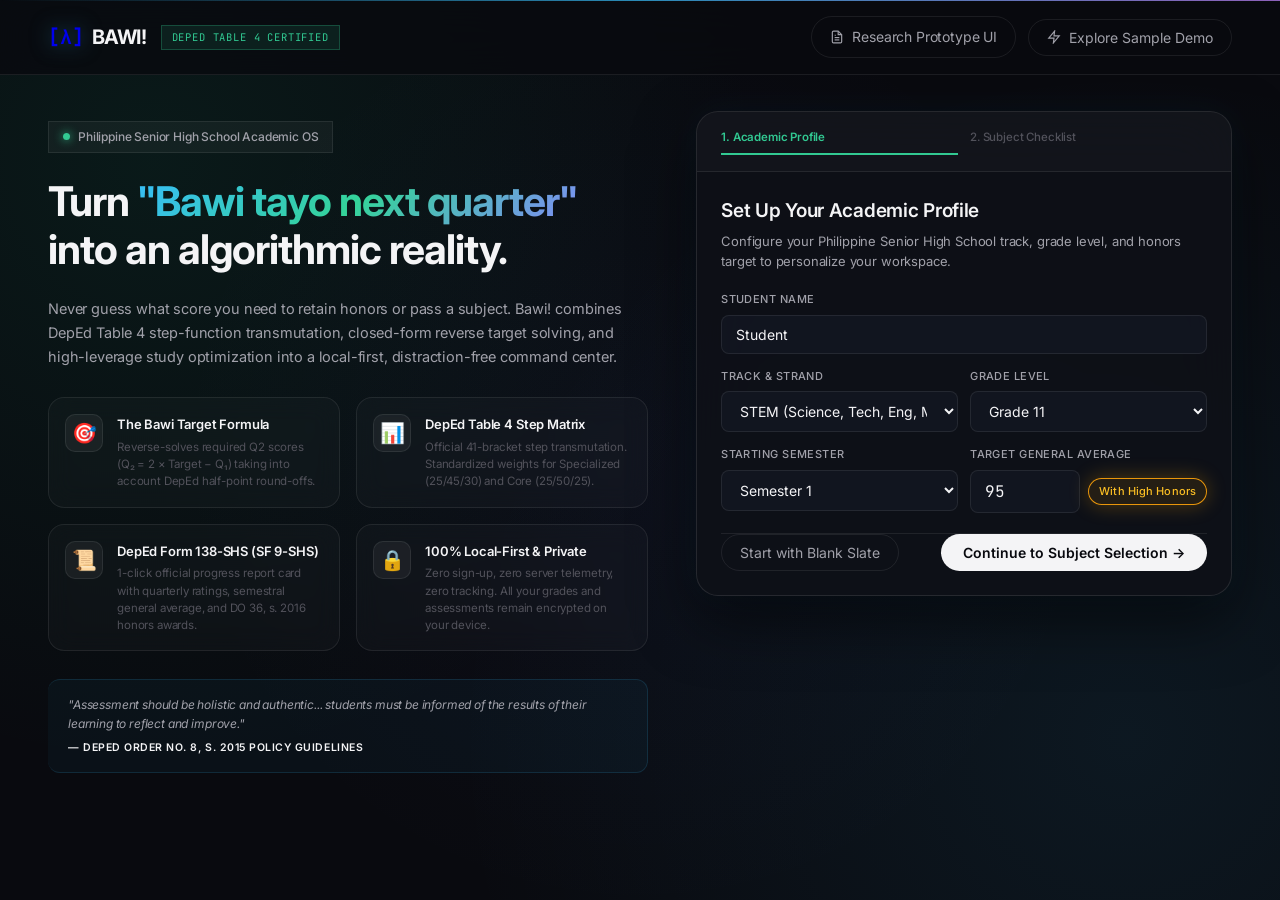
<file: index.html>
<!DOCTYPE html>
<html lang="en">
<head>
  <meta charset="UTF-8">
  <meta name="viewport" content="width=device-width, initial-scale=1.0">
  <title>Bawi! // Philippine Senior High School Academic OS</title>
  <meta http-equiv="refresh" content="0; url=./Bawi!/">
  <script>
    window.location.replace("./Bawi!" + window.location.search + window.location.hash);
  </script>
</head>
<body style="background:#090A0F; color:#94A3B8; font-family:sans-serif; display:flex; align-items:center; justify-content:center; height:100vh; margin:0;">
  <p>Launching Bawi!... <a href="./Bawi!/" style="color:#34D399; text-decoration:none;">Click here if not redirected</a>.</p>
</body>
</html>
</file>
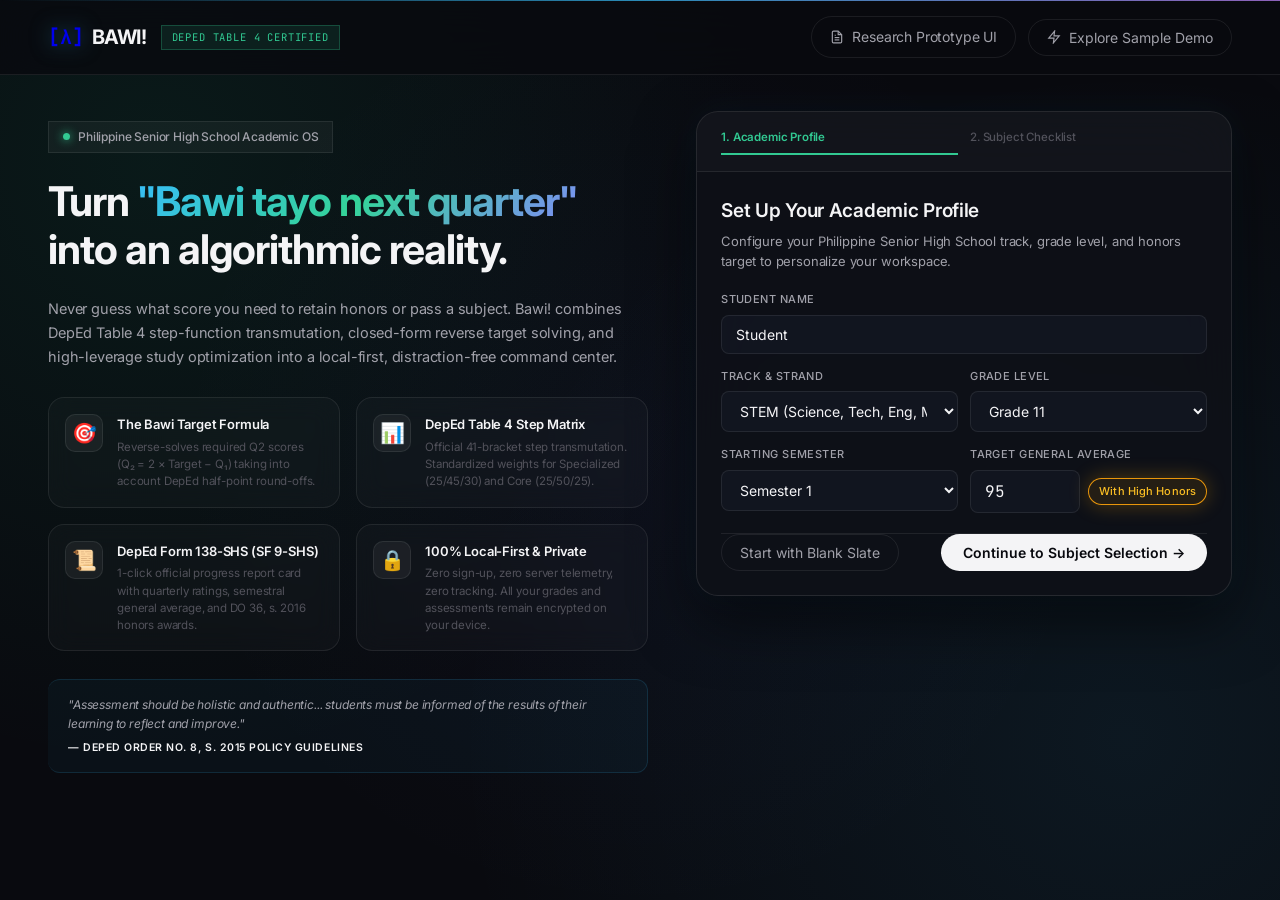
<file: Bawi!/index.html>
<!DOCTYPE html>
<html lang="en" data-theme="dark">
<head>
  <meta charset="UTF-8">
  <meta name="viewport" content="width=device-width, initial-scale=1.0, maximum-scale=1.0, user-scalable=no">
  <title>Bawi! // Senior High School Academic OS</title>
  <meta name="description" content="Bawi! is a distraction-free, Linear and Attio-inspired academic operating system for Senior High School students in the Philippines. Featuring DepEd Table 4 transmutation, target simulation, and study planning.">
  <meta name="theme-color" content="#090A0F">

  <!-- Google Fonts: Inter Display, Inter & JetBrains Mono -->
  <link rel="preconnect" href="https://fonts.googleapis.com">
  <link rel="preconnect" href="https://fonts.gstatic.com" crossorigin>
  <link href="https://fonts.googleapis.com/css2?family=Inter:wght@300;400;500;600&family=JetBrains+Mono:wght@400;500&display=swap" rel="stylesheet">

  <!-- Stylesheets (with cache-busting query strings) -->
  <link rel="stylesheet" href="css/tokens.css?v=3.0">
  <link rel="stylesheet" href="css/style.css?v=3.0">
  <link rel="manifest" href="manifest.json">
  <script>
    // Development Cache Buster: unregister any lingering service workers and purge caches
    if ('serviceWorker' in navigator) {
      navigator.serviceWorker.getRegistrations().then(regs => {
        for (const r of regs) r.unregister();
      });
    }
    if ('caches' in window) {
      caches.keys().then(names => {
        for (const n of names) caches.delete(n);
      });
    }
  </script>
</head>
<body>

  <!-- Top Ambient Prismatic Light Streak -->
  <div class="prismatic-pulse-bar" id="prismaticPulseBar"></div>

  <div class="app-shell" id="appShell">

    <!-- Desktop Left Glass Sidebar -->
    <aside class="app-sidebar" id="appSidebar">
      <div class="sidebar-top">
        <div class="sidebar-brand">
          <div class="sidebar-brand-title" onclick="LuminaApp.switchTab('overview')">
            <span class="symbol">[λ]</span>
            <span>Bawi!</span>
          </div>
          <div class="sidebar-semester-toggle" id="sidebarSemesterBadge" title="Click to toggle Quarter 1 / Quarter 2">
            Sem 1 • Q1
          </div>
        </div>

        <nav class="sidebar-nav-list" id="sidebarNavList">
          <button class="sidebar-nav-btn active" data-tab="overview">
            <div class="nav-left">
              <svg width="15" height="15" viewBox="0 0 24 24" fill="none" stroke="currentColor" stroke-width="1.7"><rect width="7" height="9" x="3" y="3" rx="1"/><rect width="7" height="5" x="14" y="3" rx="1"/><rect width="7" height="9" x="14" y="12" rx="1"/><rect width="7" height="5" x="3" y="16" rx="1"/></svg>
              <span>Overview</span>
            </div>
          </button>
          <button class="sidebar-nav-btn" data-tab="pipeline">
            <div class="nav-left">
              <svg width="15" height="15" viewBox="0 0 24 24" fill="none" stroke="currentColor" stroke-width="1.7"><path d="M4 19.5v-15A2.5 2.5 0 0 1 6.5 2H20v20H6.5a2.5 2.5 0 0 1-2.5-2.5Z"/><path d="M6 6h10M6 10h10"/></svg>
              <span>Subjects</span>
            </div>
          </button>
          <button class="sidebar-nav-btn" data-tab="planner">
            <div class="nav-left">
              <svg width="15" height="15" viewBox="0 0 24 24" fill="none" stroke="currentColor" stroke-width="1.7"><path d="M8 2v4M16 2v4M3 10h18M5 4h14a2 2 0 0 1 2 2v14a2 2 0 0 1-2 2H5a2 2 0 0 1-2-2V6a2 2 0 0 1 2-2z"/></svg>
              <span>Planner</span>
            </div>
            <span class="sidebar-badge-count" id="sidebarTaskCount">0</span>
          </button>
          <button class="sidebar-nav-btn" data-tab="matrix">
            <div class="nav-left">
              <svg width="15" height="15" viewBox="0 0 24 24" fill="none" stroke="currentColor" stroke-width="1.7"><path d="M3 3h18v18H3zM3 9h18M3 15h18M9 3v18M15 3v18"/></svg>
              <span>Transmutation</span>
            </div>
          </button>
        </nav>
      </div>

      <div class="sidebar-bottom">
        <div class="sidebar-profile-card" id="sidebarProfileCard" title="Click to view Academic Profile">
          <div class="sidebar-profile-top">
            <span class="sidebar-student-name" id="sidebarStudentName">Student Profile</span>
            <span class="sidebar-target-pill" id="sidebarTargetPill" title="Target General Average">Target: 95.00</span>
          </div>
          <div class="sidebar-student-meta">
            <span class="dot" style="display:inline-block; width:6px; height:6px; border-radius:50%; background:var(--status-emerald);"></span>
            <span id="sidebarStrandText">STEM Track</span>
          </div>
        </div>

        <div class="sidebar-utility-row">
          <button class="cmd-k-trigger" id="sidebarCmdKTrigger" style="flex:1; justify-content:space-between;" title="Command Palette (⌘K)">
            <span>Search</span>
            <kbd>⌘K</kbd>
          </button>
          <button class="icon-btn" id="sidebarIntroToggleBtn" onclick="LuminaApp.showIntroPage(true)" title="Welcome & Intro Page">
            <svg width="15" height="15" viewBox="0 0 24 24" fill="none" stroke="currentColor" stroke-width="1.8"><circle cx="12" cy="12" r="10"/><path d="M12 16v-4"/><path d="M12 8h.01"/></svg>
          </button>
          <button class="icon-btn" id="sidebarAudioToggleBtn" title="Toggle Sound">
            <!-- Populated by JS -->
          </button>
          <button class="icon-btn" id="sidebarThemeToggleBtn" title="Toggle Theme">
            <!-- Populated by JS -->
          </button>
        </div>
      </div>
    </aside>

    <!-- Top Fixed Glass Header (Mobile Only) -->
    <header class="top-header">
      <div class="header-left">
        <div class="brand-monogram" onclick="LuminaApp.switchTab('overview')">
          <span class="symbol">[λ]</span>
          <span class="brand-title" style="letter-spacing:normal; text-transform:none; font-weight:600; font-size:15px; color:var(--text-primary);">Bawi!</span>
        </div>
        <div class="header-divider"></div>
        <div class="semester-badge" id="semesterBadge" title="Click to toggle Quarter 1 / Quarter 2">
          Semester 1 • Quarter 1
        </div>
      </div>

      <!-- Right Header Controls -->
      <div class="header-right">
        <div class="header-badge" id="strandBadge" title="Click to configure Academic Profile">
          <span class="dot"></span> STEM Track
        </div>
        <div class="header-badge" id="targetAverageBadge" title="Click to edit Target Grade" style="cursor:pointer;">
          Target: 95.00
        </div>
        <button class="cmd-k-trigger" id="cmdKTrigger" title="Open Command Palette (Ctrl+K / ⌘K)">
          <span>Search</span>
          <kbd>⌘K</kbd>
        </button>
        <button class="icon-btn" id="audioToggleBtn" title="Toggle Sound">
          <!-- Populated by JS -->
        </button>
        <button class="icon-btn" id="themeToggleBtn" title="Toggle Dark / Light Theme">
          <!-- Populated by JS -->
        </button>
      </div>
    </header>

    <!-- Main Content Area -->
    <main class="main-content">

      <!-- ===================================================================
           Tab 1: Executive Analytics Dashboard
           =================================================================== -->
      <section class="tab-view active" id="tab-overview">
        <div class="section-header-row">
          <div>
            <h1 class="section-title">Academic Control Center</h1>
            <p class="section-subtitle">Real-time DepEd performance tracking, academic honor projections, and high-leverage allocation.</p>
          </div>
          <button class="btn-ghost" onclick="LuminaApp.openGradeSlipModal()">
            <svg width="13" height="13" viewBox="0 0 24 24" fill="none" stroke="currentColor" stroke-width="1.5"><path d="M21 15v4a2 2 0 0 1-2 2H5a2 2 0 0 1-2-2v-4"/><polyline points="7 10 12 15 17 10"/><line x1="12" y1="15" x2="12" y2="3"/></svg>
            Export Grade Slip
          </button>
        </div>

        <div class="dashboard-hero-grid">
          <!-- Transmuted General Average Hero Card -->
          <div class="glass-card hero-gpa-card">
            <div>
              <div class="hero-metric-label">
                <span>Transmuted General Average</span>
                <span style="font-family:var(--font-mono); font-size:10px; opacity:0.8;" id="heroActiveTerm">DEPED TABLE 4</span>
              </div>
              <div class="hero-gpa-number-row">
                <div class="display-hero-gpa mono" id="heroTransmutedGPA">--</div>
                <div class="initial-gpa-readout">
                  Unweighted Initial: <span id="heroInitialAverage">--%</span>
                  <div style="margin-top:4px; font-size:11.5px; color:var(--text-secondary);">
                    Semestral Projection: <strong id="heroSemestralAverage" style="color:var(--text-primary);">--</strong>
                  </div>
                </div>
              </div>
            </div>
            <div>
              <div class="honors-badge-pill" id="heroHonorsBadge">
                <!-- Populated dynamically -->
              </div>
            </div>
          </div>

          <!-- Honors Proximity Delta Meter Card -->
          <div class="glass-card proximity-meter-card">
            <div class="hero-metric-label">Honors Proximity Delta</div>
            <div id="proximityMeterContent">
              <!-- Populated dynamically -->
            </div>
          </div>
        </div>

        <!-- High-Leverage Study Allocator Card -->
        <div class="glass-card leverage-card" id="leverageAllocatorContent">
          <!-- Populated dynamically -->
        </div>

        <!-- Subject Health Grid -->
        <div style="margin-top: 32px; margin-bottom: 16px;">
          <h2 style="font-size: 16px; font-weight: 400; color: var(--text-primary); letter-spacing: -0.015em;">
            Enrolled Subject Momentum
          </h2>
        </div>
        <div class="dashboard-subjects-grid" id="dashboardSubjectsGrid">
          <!-- Populated dynamically -->
        </div>
      </section>

      <!-- ===================================================================
           Tab 2: The Pipeline (Subjects Hub & Management)
           =================================================================== -->
      <section class="tab-view" id="tab-pipeline">
        <div class="section-header-row">
          <div>
            <h1 class="section-title">Course Load Pipeline</h1>
            <p class="section-subtitle">Agile subject tracking with automated DepEd weight presets and tripartite component bars.</p>
          </div>
          <button class="btn-primary" onclick="LuminaApp.openAddSubjectModal()">
            <svg width="13" height="13" viewBox="0 0 24 24" fill="none" stroke="currentColor" stroke-width="2"><line x1="12" y1="5" x2="12" y2="19"/><line x1="5" y1="12" x2="19" y2="12"/></svg>
            Add Subject
          </button>
        </div>

        <div class="pipeline-toolbar">
          <div class="filter-chip-group">
            <button class="filter-chip active" data-filter="all" onclick="LuminaApp.setPipelineFilter('all')">All Subjects</button>
            <button class="filter-chip" data-filter="core" onclick="LuminaApp.setPipelineFilter('core')">Core Curriculum</button>
            <button class="filter-chip" data-filter="applied" onclick="LuminaApp.setPipelineFilter('applied')">Applied Track</button>
            <button class="filter-chip" data-filter="specialized" onclick="LuminaApp.setPipelineFilter('specialized')">Specialized</button>
          </div>
          <div style="font-size:12px; color:var(--text-secondary); font-family:var(--font-mono);">
            Press <kbd style="background:var(--glass-card); padding:2px 6px; border-radius:4px; border:1px solid var(--border-hairline);">[</kbd> or <kbd style="background:var(--glass-card); padding:2px 6px; border-radius:4px; border:1px solid var(--border-hairline);">]</kbd> to cycle subjects
          </div>
        </div>

        <div class="pipeline-grid" id="pipelineSubjectsGrid">
          <!-- Populated dynamically -->
        </div>
      </section>

      <!-- ===================================================================
           Tab 3: Dynamic Subject Deep-Dive (Tri-Pane Gradebook)
           =================================================================== -->
      <section class="tab-view" id="tab-subject-view">
        <div id="subjectWorkspaceEmpty" style="display:none; padding:60px 24px; text-align:center; max-width:560px; margin:40px auto; border-style:dashed; border-color:rgba(255,255,255,0.12);" class="glass-card">
          <div style="font-size: 36px; margin-bottom: 12px;">📚</div>
          <h2 style="font-size: 18px; font-weight: 600; color: var(--text-primary); margin-bottom: 8px;" id="emptyWorkspaceTitle">No Subjects Enrolled for Current Semester</h2>
          <p style="font-size: 13.5px; color: var(--text-secondary); margin-bottom: 20px; line-height: 1.5;" id="emptyWorkspaceDesc">
            You don't have any subjects enrolled for this semester. Click below to add an official course from the DepEd curriculum catalog.
          </p>
          <div style="display:flex; justify-content:center; gap:12px; flex-wrap:wrap;">
            <button class="btn-primary" onclick="LuminaApp.openAddSubjectModal()">+ Enroll Subject</button>
            <button class="btn-ghost" onclick="LuminaApp.switchTab('pipeline')">View All Subjects</button>
          </div>
        </div>

        <div id="subjectWorkspaceContent">
        <div class="subject-workspace-header">
          <div class="breadcrumb-nav">
            <a onclick="LuminaApp.switchTab('pipeline')">Pipeline</a>
            <span class="sep">/</span>
            <span id="subjBreadcrumbTitle" style="color:var(--text-primary);">Subject</span>
          </div>

          <div class="subject-title-row">
            <div style="display:flex; align-items:center; gap:16px; flex-wrap:wrap;">
              <h1 class="section-title" id="subjHeaderTitle">Subject Title</h1>
              <div class="subject-quarter-switcher" id="subjQuarterSwitcher">
                <button class="quarter-tab-btn active" id="btnQuarter1" onclick="LuminaApp.setSubjectQuarter('Quarter 1')">
                  Quarter 1
                </button>
                <button class="quarter-tab-btn" id="btnQuarter2" onclick="LuminaApp.setSubjectQuarter('Quarter 2')">
                  Quarter 2
                </button>
              </div>
            </div>
            <div class="subject-switcher-arrows">
              <button class="btn-ghost" title="Previous Subject ([)" onclick="LuminaApp.cycleSubject(-1)">
                ← Previous
              </button>
              <button class="btn-ghost" title="Next Subject (])" onclick="LuminaApp.cycleSubject(1)">
                Next →
              </button>
              <button class="btn-ghost" style="color:var(--status-rose); border-color:rgba(244,63,94,0.3);" title="Delete Subject" onclick="LuminaApp.deleteCurrentSubject()">
                Delete
              </button>
            </div>
          </div>

          <div class="subject-stats-bar" id="subjStatsBar">
            <!-- Populated dynamically -->
          </div>

          <!-- The Bawi Formula Banner Container -->
          <div class="bawi-banner-wrap" id="bawiFormulaBanner">
            <!-- Populated dynamically -->
          </div>
        </div>

        <!-- Tri-Pane 3-Column Gradebook Layout -->
        <div class="tri-pane-grid">
          <!-- Column 1: Written Works (WW) -->
          <div class="gradebook-column">
            <div class="col-header">
              <div class="col-header-top">
                <span class="col-tag ww">Written Works (WW)</span>
                <span class="col-weight-pill" id="colWeight-ww">35%</span>
              </div>
              <div class="col-stats-row">
                <div class="col-score-fraction" id="colScore-ww">0 <span>/ 0</span></div>
                <div class="col-percentage-badge" id="colPct-ww">0.0%</div>
              </div>
            </div>
            <div class="col-action-bar">
              <button class="btn-add-entry" onclick="LuminaApp.openLogScoreModal('WW')">
                <svg width="12" height="12" viewBox="0 0 24 24" fill="none" stroke="currentColor" stroke-width="2"><line x1="12" y1="5" x2="12" y2="19"/><line x1="5" y1="12" x2="19" y2="12"/></svg>
                Log Written Work
              </button>
            </div>
            <div class="col-entries-list" id="colList-ww">
              <!-- Populated dynamically -->
            </div>
          </div>

          <!-- Column 2: Performance Tasks (PT) -->
          <div class="gradebook-column">
            <div class="col-header">
              <div class="col-header-top">
                <span class="col-tag pt">Performance Tasks (PT)</span>
                <span class="col-weight-pill" id="colWeight-pt">40%</span>
              </div>
              <div class="col-stats-row">
                <div class="col-score-fraction" id="colScore-pt">0 <span>/ 0</span></div>
                <div class="col-percentage-badge" id="colPct-pt">0.0%</div>
              </div>
            </div>
            <div class="col-action-bar">
              <button class="btn-add-entry" onclick="LuminaApp.openLogScoreModal('PT')">
                <svg width="12" height="12" viewBox="0 0 24 24" fill="none" stroke="currentColor" stroke-width="2"><line x1="12" y1="5" x2="12" y2="19"/><line x1="5" y1="12" x2="19" y2="12"/></svg>
                Log Performance Task
              </button>
            </div>
            <div class="col-entries-list" id="colList-pt">
              <!-- Populated dynamically -->
            </div>
          </div>

          <!-- Column 3: Quarterly Exam (QA) -->
          <div class="gradebook-column">
            <div class="col-header">
              <div class="col-header-top">
                <span class="col-tag qa">Quarterly Exam (QA)</span>
                <span class="col-weight-pill" id="colWeight-qa">25%</span>
              </div>
              <div class="col-stats-row">
                <div class="col-score-fraction" id="colScore-qa">0 <span>/ 0</span></div>
                <div class="col-percentage-badge" id="colPct-qa">0.0%</div>
              </div>
            </div>
            <div class="col-action-bar">
              <button class="btn-add-entry" onclick="LuminaApp.openLogScoreModal('QA')">
                <svg width="12" height="12" viewBox="0 0 24 24" fill="none" stroke="currentColor" stroke-width="2"><line x1="12" y1="5" x2="12" y2="19"/><line x1="5" y1="12" x2="19" y2="12"/></svg>
                Log Quarterly Exam
              </button>
            </div>
            <div class="col-entries-list" id="colList-qa">
              <!-- Populated dynamically -->
            </div>
          </div>
        </div>

        <!-- Embedded Reverse-Solver Target Simulator (Step 1-2-3 Wizard) -->
        <div class="embedded-simulator-section" id="embeddedSimulatorSection">
          <!-- Wizard Header -->
          <div class="embedded-sim-header">
            <div>
              <div class="sim-wizard-tag">Target Solver</div>
              <h2 class="embedded-sim-title">Target Simulator</h2>
              <p class="embedded-sim-subtitle">
                Calculate the exact score needed to reach your target grade in real time.
              </p>
            </div>
            <div class="sim-target-header-control">
              <span class="sim-target-label">Target Grade:</span>
              <div class="sim-preset-chips" id="embeddedSimPresetChips">
                <button type="button" class="sim-preset-chip" data-target="90">90 (Honors)</button>
                <button type="button" class="sim-preset-chip active" data-target="95">95 (High)</button>
                <button type="button" class="sim-preset-chip" data-target="98">98 (Highest)</button>
              </div>
              <input type="number" class="form-input mono-input sim-target-input" id="embeddedSimCustomTarget" value="95" min="75" max="100" title="Custom target transmuted grade">
            </div>
          </div>

          <!-- Wizard Step Flow -->
          <div class="sim-wizard-layout">
            <!-- Left Pane: Wizard Steps 1 & 2 -->
            <div class="sim-wizard-inputs">
              <!-- Step 1: Choose upcoming test -->
              <div class="sim-wizard-step">
                <div class="sim-step-indicator">
                  <span class="sim-step-number">1</span>
                  <span class="sim-step-title">Choose upcoming test</span>
                </div>
                <div class="sim-type-cards-grid" id="embeddedSimCategoryGroup">
                  <button type="button" class="sim-type-card active" data-cat="WW" id="simCardWW">
                    <div class="sim-card-header">
                      <span class="sim-card-icon">
                        <svg width="18" height="18" viewBox="0 0 24 24" fill="none" stroke="currentColor" stroke-width="1.8"><path d="M14 2H6a2 2 0 0 0-2 2v16a2 2 0 0 0 2 2h12a2 2 0 0 0 2-2V8z"/><polyline points="14 2 14 8 20 8"/><line x1="16" y1="13" x2="8" y2="13"/><line x1="16" y1="17" x2="8" y2="17"/></svg>
                      </span>
                      <span class="sim-card-weight" id="simCardWeightWW">35%</span>
                    </div>
                    <div class="sim-card-name">Written Work</div>
                    <div class="sim-card-sub">Quizzes, activities, seatworks</div>
                  </button>
                  <button type="button" class="sim-type-card" data-cat="PT" id="simCardPT">
                    <div class="sim-card-header">
                      <span class="sim-card-icon">
                        <svg width="18" height="18" viewBox="0 0 24 24" fill="none" stroke="currentColor" stroke-width="1.8"><path d="M6 9H4.5a2.5 2.5 0 0 1 0-5H6"/><path d="M18 9h1.5a2.5 2.5 0 0 0 0-5H18"/><path d="M4 22h16"/><path d="M10 14.66V17c0 .55-.47.98-.97 1.21C7.85 18.75 7 20.24 7 22"/><path d="M14 14.66V17c0 .55.47.98.97 1.21C16.15 18.75 17 20.24 17 22"/><path d="M18 2H6v7a6 6 0 0 0 12 0V2Z"/></svg>
                      </span>
                      <span class="sim-card-weight" id="simCardWeightPT">40%</span>
                    </div>
                    <div class="sim-card-name">Performance Task</div>
                    <div class="sim-card-sub">Projects, labs, essays, outputs</div>
                  </button>
                  <button type="button" class="sim-type-card" data-cat="QA" id="simCardQA">
                    <div class="sim-card-header">
                      <span class="sim-card-icon">
                        <svg width="18" height="18" viewBox="0 0 24 24" fill="none" stroke="currentColor" stroke-width="1.8"><circle cx="12" cy="12" r="10"/><circle cx="12" cy="12" r="6"/><circle cx="12" cy="12" r="2"/></svg>
                      </span>
                      <span class="sim-card-weight" id="simCardWeightQA">25%</span>
                    </div>
                    <div class="sim-card-name">Quarterly Exam</div>
                    <div class="sim-card-sub">Summative periodical exam</div>
                  </button>
                </div>
              </div>

              <!-- Step 2: Enter items -->
              <div class="sim-wizard-step">
                <div class="sim-step-indicator">
                  <span class="sim-step-number">2</span>
                  <span class="sim-step-title" id="embeddedSimTotalItemsLabel">Enter total items</span>
                </div>
                <div class="sim-items-input-row">
                  <div class="sim-items-field">
                    <input type="number" class="form-input mono-input sim-items-input" id="embeddedSimTotalItems" value="20" min="1" step="1">
                    <span class="sim-items-suffix">total items</span>
                  </div>
                  <div class="sim-preset-chips" id="embeddedSimItemPresets">
                    <button type="button" class="sim-preset-chip" data-items="15">15</button>
                    <button type="button" class="sim-preset-chip active" data-items="20">20</button>
                    <button type="button" class="sim-preset-chip" data-items="30">30</button>
                    <button type="button" class="sim-preset-chip" data-items="50">50</button>
                    <button type="button" class="sim-preset-chip" data-items="100">100</button>
                  </div>
                </div>
              </div>
            </div>

            <!-- Right Pane: Step 3: Score Needed & Interactive Live Slider -->
            <div class="sim-wizard-output">
              <div class="sim-step-indicator" style="margin-bottom:12px;">
                <span class="sim-step-number">3</span>
                <span class="sim-step-title">Score needed & live simulator</span>
              </div>

              <!-- Result Card (Populated dynamically) -->
              <div class="embedded-sim-result-card" id="embeddedSimResultCard">
                <!-- Dynamically rendered -->
              </div>
            </div>
          </div>
        </div>
      </section>

      <!-- ===================================================================
           Tab 4: Academic Action Planner (Tasks & Study Tracker)
           =================================================================== -->
      <section class="tab-view" id="tab-planner">
        <div class="section-header-row">
          <div>
            <h1 class="section-title">Academic Action Planner</h1>
            <p class="section-subtitle">Chronological academic action tracker with date grouping, time targets, and instant gradebook sync.</p>
          </div>
          <button class="btn-primary" onclick="LuminaApp.openAddTaskModal()">
            <svg width="13" height="13" viewBox="0 0 24 24" fill="none" stroke="currentColor" stroke-width="2"><line x1="12" y1="5" x2="12" y2="19"/><line x1="5" y1="12" x2="19" y2="12"/></svg>
            Add Task
          </button>
        </div>

        <div class="planner-toolbar">
          <div class="filter-chip-group">
            <button class="filter-chip active" data-task-filter="all" onclick="LuminaApp.setTaskFilter('all')">All Active</button>
            <button class="filter-chip" data-task-filter="today" onclick="LuminaApp.setTaskFilter('today')">Due Today</button>
            <button class="filter-chip" data-task-filter="upcoming" onclick="LuminaApp.setTaskFilter('upcoming')">Upcoming</button>
            <button class="filter-chip" data-task-filter="completed" onclick="LuminaApp.setTaskFilter('completed')">Completed</button>
          </div>
          <div class="planner-summary-pill" id="plannerTasksSummary"></div>
        </div>

        <div class="planner-task-list" id="plannerTaskList">
          <!-- Populated dynamically with date groupings -->
        </div>

        <!-- Collapsible Completed Tasks Section -->
        <div class="planner-completed-section" id="plannerCompletedSection" style="display:none;">
          <div class="completed-section-header" onclick="LuminaApp.toggleCompletedTasksDrawer()">
            <div class="completed-header-left">
              <svg class="completed-chevron" id="completedChevron" width="16" height="16" viewBox="0 0 24 24" fill="none" stroke="currentColor" stroke-width="2"><polyline points="6 9 12 15 18 9"/></svg>
              <span class="completed-section-title">Completed Tasks</span>
              <span class="completed-count-badge" id="completedCountBadge">0</span>
            </div>
            <span class="completed-toggle-hint" id="completedToggleHint">Show</span>
          </div>
          <div class="completed-section-body" id="completedSectionBody" style="display:none;">
            <!-- Completed task items -->
          </div>
        </div>
      </section>

      <!-- ===================================================================
           Tab 5: Transmutation Matrix & Certified Exporter
           =================================================================== -->
      <section class="tab-view" id="tab-matrix">
        <div class="section-header-row">
          <div>
            <h1 class="section-title">DepEd Adjusted Transmutation Matrix</h1>
            <p class="section-subtitle">Official Department of Education Philippines Table 4 standard reference and certificate export.</p>
          </div>
          <button class="btn-primary" onclick="LuminaApp.openGradeSlipModal()">
            <svg width="13" height="13" viewBox="0 0 24 24" fill="none" stroke="currentColor" stroke-width="2"><path d="M21 15v4a2 2 0 0 1-2 2H5a2 2 0 0 1-2-2v-4"/><polyline points="7 10 12 15 17 10"/><line x1="12" y1="15" x2="12" y2="3"/></svg>
            Export Certified Grade Slip
          </button>
        </div>

        <div class="matrix-container">
          <!-- Interactive Table Card -->
          <div class="glass-card matrix-table-card">
            <div class="matrix-table-wrap">
              <table class="matrix-table">
                <thead>
                  <tr>
                    <th>Transmuted Grade</th>
                    <th>Initial Grade Range (%)</th>
                    <th>DepEd Classification</th>
                  </tr>
                </thead>
                <tbody id="transmutationTableBody">
                  <!-- Populated dynamically -->
                </tbody>
              </table>
            </div>
          </div>

          <!-- Active Pinpoint Information Card -->
          <div>
            <div class="glass-card" id="matrixPinpointCard" style="margin-bottom: 20px;">
              <!-- Populated dynamically -->
            </div>

            <div class="glass-card" style="font-size:12px; color:var(--text-secondary); line-height:1.6;">
              <div style="font-size:11px; text-transform:uppercase; color:var(--text-primary); font-weight:500; margin-bottom:8px; letter-spacing:0.05em;">
                Official Protocol Standard
              </div>
              <p>Under DepEd Order No. 8, s. 2015 and the Adjusted Senior High School Transmutation Protocol (Table 4), classroom scores earned in Written Works, Performance Tasks, and Quarterly Examinations are converted to percentage scores, weighted according to strand, and transmuted into whole numbers from 60 to 100.</p>
              <div style="margin-top:12px; padding:10px; background:var(--glass-subtle); border-radius:var(--radius-sm); border:1px solid var(--border-subtle); font-family:var(--font-mono); font-size:11px; color:var(--text-primary);">
                Standard Passing Benchmark: 75 Transmuted (70.00% Initial)
              </div>
            </div>
          </div>
        </div>
        </div> <!-- end #subjectWorkspaceContent -->
      </section>

    </main>

    <!-- Mobile Sticky Glass Bottom Navigation -->
    <nav class="mobile-nav-bar">
      <button class="mobile-nav-btn active" data-tab="overview">
        <svg width="18" height="18" viewBox="0 0 24 24" fill="none" stroke="currentColor" stroke-width="1.5"><rect width="7" height="9" x="3" y="3" rx="1"/><rect width="7" height="5" x="14" y="3" rx="1"/><rect width="7" height="9" x="14" y="12" rx="1"/><rect width="7" height="5" x="3" y="16" rx="1"/></svg>
        <span>Overview</span>
      </button>
      <button class="mobile-nav-btn" data-tab="pipeline">
        <svg width="18" height="18" viewBox="0 0 24 24" fill="none" stroke="currentColor" stroke-width="1.5"><path d="M4 19.5v-15A2.5 2.5 0 0 1 6.5 2H20v20H6.5a2.5 2.5 0 0 1-2.5-2.5Z"/><path d="M6 6h10M6 10h10"/></svg>
        <span>Subjects</span>
      </button>
      <button class="mobile-nav-btn" data-tab="planner">
        <svg width="18" height="18" viewBox="0 0 24 24" fill="none" stroke="currentColor" stroke-width="1.5"><path d="M8 2v4M16 2v4M3 10h18M5 4h14a2 2 0 0 1 2 2v14a2 2 0 0 1-2 2H5a2 2 0 0 1-2-2V6a2 2 0 0 1 2-2z"/></svg>
        <span>Planner</span>
      </button>
      <button class="mobile-nav-btn" data-tab="matrix">
        <svg width="18" height="18" viewBox="0 0 24 24" fill="none" stroke="currentColor" stroke-width="1.5"><path d="M3 3h18v18H3zM3 9h18M3 15h18M9 3v18M15 3v18"/></svg>
        <span>Transmutation</span>
      </button>
    </nav>

  </div>

  <!-- =======================================================================
       Modals Container
       ======================================================================= -->

  <!-- 1. Universal Command Palette (⌘K) Modal -->
  <div class="modal-overlay" id="cmdPaletteModal">
    <div class="modal-sheet cmd-palette-sheet" onclick="event.stopPropagation()">
      <div class="cmd-search-box">
        <svg width="16" height="16" viewBox="0 0 24 24" fill="none" stroke="currentColor" stroke-width="1.5"><circle cx="11" cy="11" r="8"/><path d="m21 21-4.35-4.35"/></svg>
        <input type="text" class="cmd-search-input" id="cmdSearchInput" placeholder="Search subjects, actions, or type score (e.g., 'ww 28/30')...">
        <kbd style="font-size:10px; background:rgba(255,255,255,0.08); padding:2px 6px; border-radius:4px;">ESC</kbd>
      </div>
      <div class="cmd-results-list" id="cmdResultsList">
        <!-- Populated dynamically -->
      </div>
    </div>
  </div>

  <!-- 2. Add Subject Modal (Curated DepEd SHS Catalog) -->
  <div class="modal-overlay" id="addSubjectModal">
    <div class="modal-sheet" onclick="event.stopPropagation()">
      <div class="modal-header">
        <div class="modal-title">Enroll Subject from DepEd Catalog</div>
        <button class="icon-btn" onclick="LuminaApp.closeModal(document.getElementById('addSubjectModal'))">✕</button>
      </div>
      <div class="modal-body">
        <div class="form-group">
          <label class="form-label">Search Official Curriculum Catalog</label>
          <input type="text" class="form-input" id="catalogSearchInput" placeholder="Filter e.g. 'Calculus', 'Oral', 'STEM'...">
        </div>

        <div class="form-group">
          <label class="form-label">Select Official Subject Title</label>
          <div class="catalog-options-container" id="catalogOptionsContainer">
            <!-- Populated dynamically with comfortable options -->
          </div>
          <input type="hidden" id="selectedCatalogKey" value="">
        </div>

        <div class="form-group" style="margin-top:14px;">
          <label class="form-label">Target Transmuted Grade (Default: 95)</label>
          <input type="number" class="form-input mono-input" id="subjectTargetGrade" min="75" max="100" value="95">
        </div>

        <div style="display:flex; align-items:center; gap:8px;">
          <input type="checkbox" id="customWeightsToggle">
          <label for="customWeightsToggle" style="font-size:12px; color:var(--text-secondary); cursor:pointer;">
            Custom Syllabus Weight Override (Private / Specialized)
          </label>
        </div>

        <div id="customWeightsGroup" style="display:none; gap:10px;">
          <div class="form-group" style="flex:1;">
            <label class="form-label" style="color:var(--ww-accent);">WW %</label>
            <input type="number" class="form-input mono-input" id="customWeightWW" value="25">
          </div>
          <div class="form-group" style="flex:1;">
            <label class="form-label" style="color:var(--pt-accent);">PT %</label>
            <input type="number" class="form-input mono-input" id="customWeightPT" value="45">
          </div>
          <div class="form-group" style="flex:1;">
            <label class="form-label" style="color:var(--qa-accent);">QA %</label>
            <input type="number" class="form-input mono-input" id="customWeightQA" value="30">
          </div>
        </div>
      </div>
      <div class="modal-footer">
        <button class="btn-ghost" onclick="LuminaApp.closeModal(document.getElementById('addSubjectModal'))">Cancel</button>
        <button class="btn-primary" onclick="LuminaApp.saveNewSubjectFromModal()">Enroll Subject</button>
      </div>
    </div>
  </div>

  <!-- 3. Log Score Modal -->
  <div class="modal-overlay" id="logScoreModal">
    <div class="modal-sheet" onclick="event.stopPropagation()">
      <div class="modal-header">
        <div class="modal-title">Log Assessment • <span id="logModalCategoryTag" style="color:var(--status-emerald);">Written Work</span></div>
        <button class="icon-btn" onclick="LuminaApp.closeModal(document.getElementById('logScoreModal'))">✕</button>
      </div>
      <div class="modal-body">
        <!-- Written Work Sub-Type Switcher (Quiz vs Activity) -->
        <div id="wwSubTypeContainer" style="display:none;">
          <label class="form-label">Type</label>
          <div class="log-category-toggle-group">
            <button type="button" class="log-category-toggle-btn active" id="btnTypeQuiz" onclick="LuminaApp.setWWSubType('Quiz')">Quiz</button>
            <button type="button" class="log-category-toggle-btn" id="btnTypeActivity" onclick="LuminaApp.setWWSubType('Activity')">Activity</button>
          </div>
        </div>

        <div class="form-group">
          <label class="form-label">Assessment Title</label>
          <input type="text" class="form-input" id="logEntryTitle" placeholder="e.g. Quiz 1">
        </div>

        <div style="display:grid; grid-template-columns: 1fr 1fr; gap:12px; width:100%;">
          <div class="form-group" style="min-width: 0;">
            <label class="form-label">Score Earned</label>
            <input type="number" class="form-input mono-input" id="logEntryScore" placeholder="28" min="0" step="any">
          </div>
          <div class="form-group" style="min-width: 0;">
            <label class="form-label">Total Possible (Max)</label>
            <input type="number" class="form-input mono-input" id="logEntryMax" placeholder="30" min="1" step="any">
          </div>
        </div>

        <div class="form-group">
          <label class="form-label">Date Administered</label>
          <input type="date" class="form-input" id="logEntryDate">
        </div>

        <div style="display:flex; align-items:center; gap:8px;">
          <input type="checkbox" id="logEntryBonusToggle">
          <label for="logEntryBonusToggle" style="font-size:12px; color:var(--text-secondary); cursor:pointer;">
            Bonus points allowed (Score may exceed Max)
          </label>
        </div>
      </div>
      <div class="modal-footer">
        <button class="btn-ghost" onclick="LuminaApp.closeModal(document.getElementById('logScoreModal'))">Cancel</button>
        <button class="btn-primary" onclick="LuminaApp.saveAssessmentFromModal()">Record Assessment</button>
      </div>
    </div>
  </div>

  <!-- 3b. Add Task Modal (Planner) -->
  <div class="modal-overlay" id="addTaskModal">
    <div class="modal-sheet" onclick="event.stopPropagation()">
      <div class="modal-header">
        <div class="modal-title">New Academic Task</div>
        <button class="icon-btn" onclick="LuminaApp.closeModal(document.getElementById('addTaskModal'))">✕</button>
      </div>
      <div class="modal-body">
        <div class="form-group">
          <label class="form-label">Task Description</label>
          <input type="text" class="form-input" id="taskInputTitle" placeholder="e.g. Quiz 3 Preparation, Acid-Base Lab Report">
        </div>

        <div class="form-group">
          <label class="form-label">Subject</label>
          <select class="form-select" id="taskInputSubject">
            <!-- Populated dynamically -->
          </select>
        </div>

        <div style="display:grid; grid-template-columns: 1fr 1fr; gap:12px;">
          <div class="form-group">
            <label class="form-label">Component Category</label>
            <select class="form-select" id="taskInputCategory">
              <option value="WW">Written Work</option>
              <option value="PT">Performance Task</option>
              <option value="QA">Quarterly Exam</option>
            </select>
          </div>
          <div class="form-group">
            <label class="form-label">Total Items (Optional)</label>
            <input type="number" class="form-input mono-input" id="taskInputItems" placeholder="20" min="1">
          </div>
        </div>

        <div style="display:grid; grid-template-columns: 1fr 1fr; gap:12px;">
          <div class="form-group">
            <label class="form-label">Due Date</label>
            <input type="date" class="form-input" id="taskInputDueDate">
          </div>
          <div class="form-group">
            <label class="form-label">Due Time (Optional)</label>
            <input type="time" class="form-input" id="taskInputDueTime" value="23:59">
          </div>
        </div>
      </div>
      <div class="modal-footer">
        <button class="btn-ghost" onclick="LuminaApp.closeModal(document.getElementById('addTaskModal'))">Cancel</button>
        <button class="btn-primary" onclick="LuminaApp.saveTaskFromModal()">Create Task</button>
      </div>
    </div>
  </div>

  <!-- 3b-2. Smart Complete & Quick Score Modal -->
  <div class="modal-overlay" id="smartCompleteModal">
    <div class="modal-sheet" style="max-width: 520px;" onclick="event.stopPropagation()">
      <div class="modal-header">
        <div class="modal-title" style="display:flex; align-items:center; gap:8px;">
          <span style="font-size:18px;">🎉</span>
          <span>Task Complete!</span>
        </div>
        <button class="icon-btn" onclick="LuminaApp.closeModal(document.getElementById('smartCompleteModal'))">✕</button>
      </div>
      <div class="modal-body">
        <div class="smart-complete-banner">
          <div class="smart-complete-task-title" id="smartCompleteTaskTitle">Task Title</div>
          <div class="smart-complete-meta" id="smartCompleteTaskMeta"></div>
        </div>

        <div class="smart-complete-prompt">
          <p>Would you like to record your graded score into your <strong><span id="smartCompleteSubjectName">Subject</span></strong> gradebook now?</p>
        </div>

        <div class="smart-complete-score-card">
          <div class="score-input-grid">
            <div class="form-group" style="margin:0;">
              <label class="form-label">Your Score</label>
              <input type="number" class="form-input mono-input" id="smartCompleteScoreInput" placeholder="0" min="0" step="0.5">
            </div>
            <div class="score-slash">/</div>
            <div class="form-group" style="margin:0;">
              <label class="form-label">Total Items</label>
              <input type="number" class="form-input mono-input" id="smartCompleteMaxInput" placeholder="20" min="1">
            </div>
          </div>
        </div>
      </div>
      <div class="modal-footer" style="display:flex; justify-content:space-between; align-items:center; flex-wrap:wrap; gap:10px;">
        <button class="btn-ghost" onclick="LuminaApp.completeTaskWithoutScore()">
          Mark Complete Only (Ungraded)
        </button>
        <div style="display:flex; gap:8px;">
          <button class="btn-ghost" onclick="LuminaApp.closeModal(document.getElementById('smartCompleteModal'))">Cancel</button>
          <button class="btn-primary" onclick="LuminaApp.submitSmartCompleteScore()">
            ✓ Log Score & Complete
          </button>
        </div>
      </div>
    </div>
  </div>

  <!-- 3e. Term Switcher Modal (Semester & Quarter) -->
  <div class="modal-overlay" id="termSwitcherModal">
    <div class="modal-sheet" style="max-width: 520px;" onclick="event.stopPropagation()">
      <div class="modal-header">
        <div class="modal-title" style="display:flex; align-items:center; gap:8px;">
          <svg width="18" height="18" viewBox="0 0 24 24" fill="none" stroke="currentColor" stroke-width="2">
            <rect x="3" y="4" width="18" height="18" rx="2" ry="2"/>
            <line x1="16" y1="2" x2="16" y2="6"/>
            <line x1="8" y1="2" x2="8" y2="6"/>
            <line x1="3" y1="10" x2="21" y2="10"/>
          </svg>
          <span>Select Academic Term</span>
        </div>
        <button class="icon-btn" onclick="LuminaApp.closeModal(document.getElementById('termSwitcherModal'))">✕</button>
      </div>
      <div class="modal-body">
        <p style="font-size:13.5px; color:var(--text-secondary); margin-bottom:16px;">
          Switching your term configures your gradebooks, assessments, and target simulations for that active quarter.
        </p>
        <div class="term-modal-grid">
          <!-- Semester 1 -->
          <div class="term-semester-box">
            <div class="term-sem-title">Semester 1</div>
            <button class="term-quarter-btn" id="termBtn-sem1-q1" onclick="LuminaApp.selectAcademicTerm('Semester 1', 'Quarter 1')">
              <span>Quarter 1</span>
              <svg width="14" height="14" viewBox="0 0 24 24" fill="none" stroke="currentColor" stroke-width="2" style="opacity:0.4;"><polyline points="9 18 15 12 9 6"/></svg>
            </button>
            <button class="term-quarter-btn" id="termBtn-sem1-q2" onclick="LuminaApp.selectAcademicTerm('Semester 1', 'Quarter 2')">
              <span>Quarter 2</span>
              <svg width="14" height="14" viewBox="0 0 24 24" fill="none" stroke="currentColor" stroke-width="2" style="opacity:0.4;"><polyline points="9 18 15 12 9 6"/></svg>
            </button>
          </div>
          <!-- Semester 2 -->
          <div class="term-semester-box">
            <div class="term-sem-title">Semester 2</div>
            <button class="term-quarter-btn" id="termBtn-sem2-q1" onclick="LuminaApp.selectAcademicTerm('Semester 2', 'Quarter 1')">
              <span>Quarter 1 (Q3)</span>
              <svg width="14" height="14" viewBox="0 0 24 24" fill="none" stroke="currentColor" stroke-width="2" style="opacity:0.4;"><polyline points="9 18 15 12 9 6"/></svg>
            </button>
            <button class="term-quarter-btn" id="termBtn-sem2-q2" onclick="LuminaApp.selectAcademicTerm('Semester 2', 'Quarter 2')">
              <span>Quarter 2 (Q4)</span>
              <svg width="14" height="14" viewBox="0 0 24 24" fill="none" stroke="currentColor" stroke-width="2" style="opacity:0.4;"><polyline points="9 18 15 12 9 6"/></svg>
            </button>
          </div>
        </div>
      </div>
    </div>
  </div>

  <!-- 3c. Subject Settings Modal (Triple-Dots Action Menu) -->
  <div class="modal-overlay" id="subjectSettingsModal">
    <div class="modal-sheet" onclick="event.stopPropagation()">
      <div class="modal-header">
        <div class="modal-title" id="subjectSettingsTitle">Subject Options</div>
        <button class="icon-btn" onclick="LuminaApp.closeModal(document.getElementById('subjectSettingsModal'))">✕</button>
      </div>
      <div class="modal-body">
        <input type="hidden" id="settingsTargetSubjectId" value="">
        <div class="form-group">
          <label class="form-label">Target Transmuted Grade</label>
          <input type="number" class="form-input mono-input" id="settingsSubjectTargetInput" min="75" max="100" step="1">
        </div>

        <div style="border-top: 1px solid var(--border-hairline); padding-top: 16px; margin-top: 16px;">
          <label class="form-label">Quick Actions</label>
          <div style="display:flex; flex-direction:column; gap:8px;">
            <button class="btn-ghost" style="justify-content:flex-start;" onclick="LuminaApp.quickLogFromSettings('WW')">+ Log Written Work</button>
            <button class="btn-ghost" style="justify-content:flex-start;" onclick="LuminaApp.quickLogFromSettings('PT')">+ Log Performance Task</button>
            <button class="btn-ghost" style="justify-content:flex-start;" onclick="LuminaApp.quickLogFromSettings('QA')">+ Log Quarterly Exam</button>
          </div>
        </div>

        <div style="border-top: 1px solid var(--border-hairline); padding-top: 16px; margin-top: 16px;">
          <button class="btn-ghost" style="color:var(--status-rose); border-color:rgba(244,63,94,0.3); width:100%; justify-content:center;" onclick="LuminaApp.deleteSubjectFromSettings()">
            Delete Subject
          </button>
        </div>
      </div>
      <div class="modal-footer">
        <button class="btn-ghost" onclick="LuminaApp.closeModal(document.getElementById('subjectSettingsModal'))">Cancel</button>
        <button class="btn-primary" onclick="LuminaApp.saveSubjectSettings()">Save Target</button>
      </div>
    </div>
  </div>

  <!-- 4. Profile & Data Backup Modal -->
  <div class="modal-overlay" id="profileModal">
    <div class="modal-sheet" onclick="event.stopPropagation()">
      <div class="modal-header">
        <div class="modal-title">Academic Profile & Data Vault</div>
        <button class="icon-btn" onclick="LuminaApp.closeModal(document.getElementById('profileModal'))">✕</button>
      </div>
      <div class="modal-body">
        <div class="form-group">
          <label class="form-label">Student Display Name</label>
          <input type="text" class="form-input" id="profileStudentName">
        </div>

        <div style="display:grid; grid-template-columns: 1fr 1fr; gap:12px;">
          <div class="form-group">
            <label class="form-label">Track / Strand</label>
            <select class="form-select" id="profileStrandSelect">
              <option value="STEM">STEM</option>
              <option value="ABM">ABM</option>
              <option value="HUMSS">HUMSS</option>
              <option value="GAS">GAS</option>
              <option value="TVL">TVL / ICT</option>
              <option value="Arts">Arts & Design</option>
              <option value="Sports">Sports Track</option>
            </select>
          </div>
          <div class="form-group">
            <label class="form-label">Grade Level</label>
            <select class="form-select" id="profileGradeLevel">
              <option value="Grade 11">Grade 11</option>
              <option value="Grade 12">Grade 12</option>
            </select>
          </div>
        </div>

        <div class="form-group">
          <label class="form-label">Target General Average</label>
          <input type="number" class="form-input mono-input" id="profileTargetAverage" min="75" max="100" step="0.5">
        </div>

        <div style="border-top: 1px solid var(--border-hairline); padding-top: 16px;">
          <div style="font-size:11px; text-transform:uppercase; letter-spacing:0.06em; color:var(--text-secondary); margin-bottom:10px;">
            Local-First Backup & Data Management
          </div>
          <div style="display:flex; flex-wrap:wrap; gap:8px;">
            <button class="btn-ghost" onclick="LuminaApp.exportDataFile()">Export JSON File</button>
            <label class="btn-ghost" style="cursor:pointer;">
              Import JSON
              <input type="file" accept=".json" style="display:none;" onchange="LuminaApp.importDataFile(event)">
            </label>
            <button class="btn-ghost" style="color:var(--status-rose); border-color:rgba(244,63,94,0.3);" onclick="LuminaApp.resetToBlankState()">Clear All (Blank State)</button>
            <button class="btn-ghost" onclick="LuminaApp.resetToDemoData()">Load Sample Demo</button>
          </div>
        </div>
      </div>
      <div class="modal-footer">
        <button class="btn-ghost" onclick="LuminaApp.closeModal(document.getElementById('profileModal'))">Cancel</button>
        <button class="btn-primary" onclick="LuminaApp.saveProfileFromModal()">Save Changes</button>
      </div>
    </div>
  </div>

  <!-- 4b. Setup Wizard has been elevated to the dedicated Split-Screen Intro Page (#introPage) -->

  <!-- 4c. Semester Crossover Enrollment Modal (Seamless Semester 2 Setup) -->
  <div class="modal-overlay" id="semesterCrossoverModal">
    <div class="modal-sheet onboarding-sheet" onclick="event.stopPropagation()">
      <div class="modal-header">
        <div class="modal-title" style="display:flex; align-items:center; gap:8px;">
          <span style="font-size:20px;">🎓</span>
          <span>Semester 2 Course Load Enrollment</span>
        </div>
        <button class="icon-btn" onclick="LuminaApp.closeModal(document.getElementById('semesterCrossoverModal'))">✕</button>
      </div>
      <div class="modal-body">
        <div class="onboarding-header" style="margin-bottom:16px;">
          <h2 class="onboarding-title" style="font-size:17px;">Welcome to Semester 2!</h2>
          <p class="onboarding-subtitle">Your Semester 1 grade records are safely archived. Check off your Semester 2 subjects to start your second-half honors campaign.</p>
        </div>

        <div class="checklist-toolbar">
          <div class="checklist-search-box">
            <svg width="14" height="14" viewBox="0 0 24 24" fill="none" stroke="currentColor" stroke-width="2"><circle cx="11" cy="11" r="8"/><path d="m21 21-4.35-4.35"/></svg>
            <input type="text" class="checklist-search-input" id="sem2ChecklistSearch" placeholder="Filter Semester 2 subjects..." oninput="LuminaApp.filterSem2Checklist()">
          </div>
          <div class="onboarding-selected-badge" id="sem2SelectedCounter">
            <span id="sem2SelectedCount">0</span> Subjects Selected
          </div>
        </div>

        <div class="checklist-scroll-area" id="sem2ChecklistContainer">
          <!-- Populated dynamically with Semester 1 tags and Semester 2 suggestions -->
        </div>
      </div>
      <div class="modal-footer" style="display:flex; justify-content:space-between; align-items:center;">
        <button class="btn-ghost" onclick="LuminaApp.closeModal(document.getElementById('semesterCrossoverModal'))">I'll Add Later</button>
        <button class="btn-primary" id="sem2SubmitBtn" onclick="LuminaApp.completeSem2Crossover()">
          Enroll Semester 2 Load 🚀
        </button>
      </div>
    </div>
  </div>

  <!-- 5. Certified DepEd Form 138-SHS Report Card Modal -->
  <div class="modal-overlay" id="gradeSlipModal">
    <div class="modal-sheet grade-slip-modal" onclick="event.stopPropagation()">
      <div class="modal-header">
        <div class="modal-title">Certified DepEd Grade Report Slip</div>
        <div style="display:flex; gap:8px;">
          <button class="btn-primary" onclick="LuminaApp.printGradeSlip()">
            <svg width="13" height="13" viewBox="0 0 24 24" fill="none" stroke="currentColor" stroke-width="2"><polyline points="6 9 6 2 18 2 18 9"/><path d="M6 18H4a2 2 0 0 1-2-2v-5a2 2 0 0 1 2-2h16a2 2 0 0 1 2 2v5a2 2 0 0 1-2 2h-2"/><rect width="12" height="8" x="6" y="14"/></svg>
            Print / Save PDF
          </button>
          <button class="icon-btn" onclick="LuminaApp.closeModal(document.getElementById('gradeSlipModal'))">✕</button>
        </div>
      </div>
      <div class="modal-body" style="padding: 24px; background: rgba(0,0,0,0.2);">
        <div class="grade-slip-paper" id="gradeSlipPaperContent">
          <!-- Populated dynamically -->
        </div>
      </div>
    </div>
  </div>

  <!-- Toast Notifications Container -->
  <div class="toast-container" id="toastContainer"></div>

  <!-- Scripts (cache-busted) -->
  <script src="js/deped-data.js?v=3.0"></script>
  <script src="js/audio.js?v=3.0"></script>
  <script src="js/store.js?v=3.0"></script>
  <script src="js/engine.js?v=3.0"></script>
  <script src="js/app.js?v=3.0"></script>
</body>
</html>
</file>
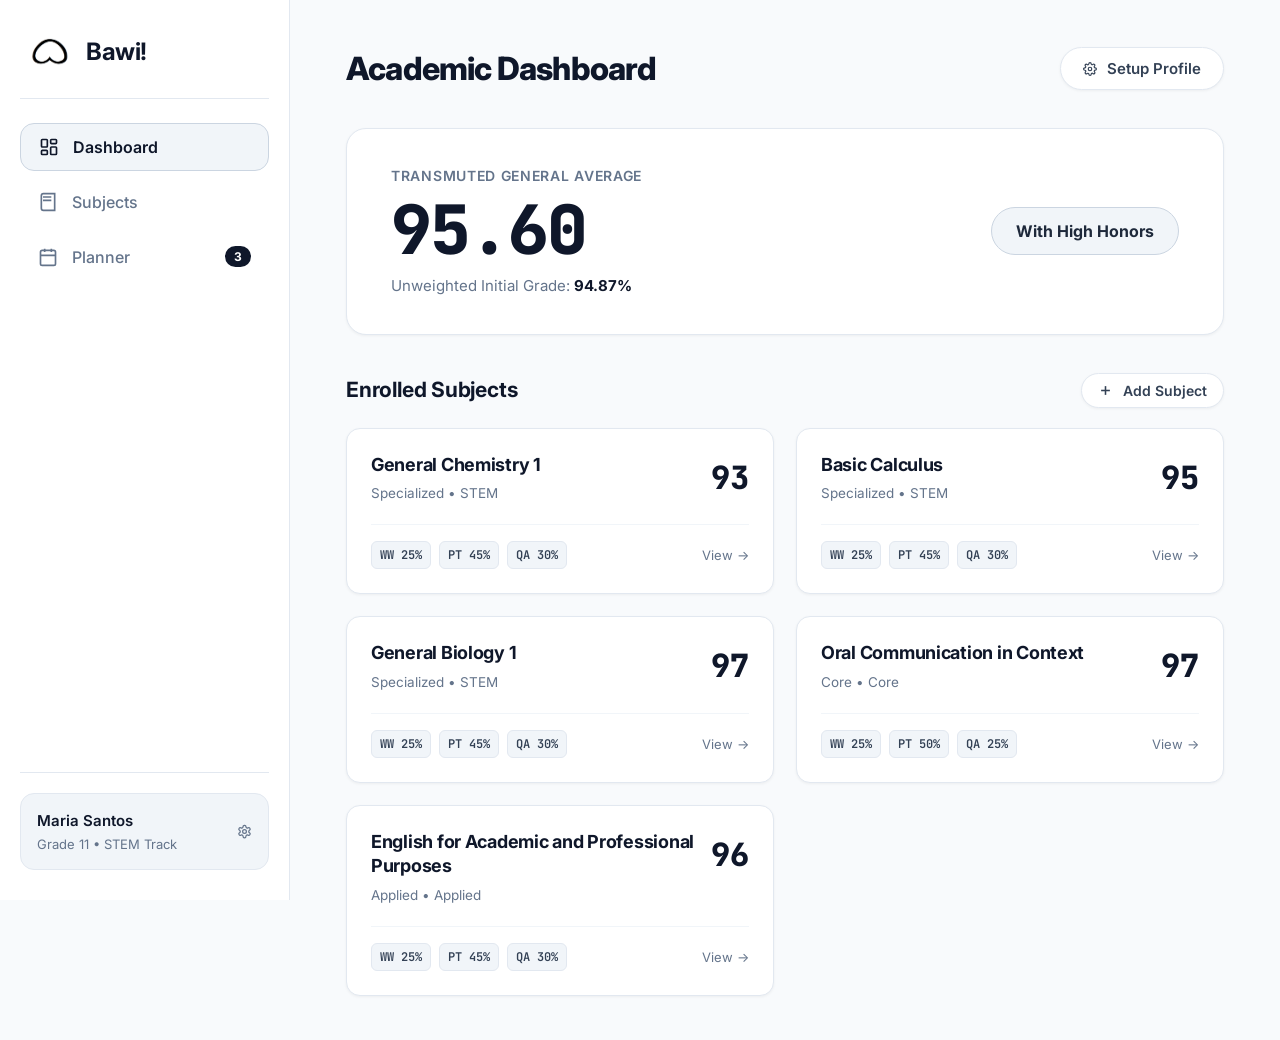
<file: Bawi!/prototype/index.html>
<!DOCTYPE html>
<html lang="en">
<head>
  <meta charset="UTF-8">
  <meta name="viewport" content="width=device-width, initial-scale=1.0">
  <title>Bawi! Prototype - Senior High School Academic OS</title>
  <meta name="description" content="Research Prototype: Senior High School Academic System featuring DepEd Table 4 Grading & Target Solver.">
  <link rel="preconnect" href="https://fonts.googleapis.com">
  <link rel="preconnect" href="https://fonts.gstatic.com" crossorigin>
  <link href="https://fonts.googleapis.com/css2?family=Inter:wght@400;500;600;700;800&family=JetBrains+Mono:wght@500;600;700&display=swap" rel="stylesheet">
  <link rel="stylesheet" href="prototype.css">
</head>
<body>

  <div class="proto-app">
    <!-- Clean Left Navigation Sidebar -->
    <aside class="proto-sidebar">
      <div>
        <div class="proto-brand-block">
          <img src="logo-ba.png" alt="Baybayin Ba Logo" class="proto-brand-logo-img">
          <div>
            <div class="proto-brand-title">Bawi!</div>
          </div>
        </div>

        <ul class="proto-nav-menu">
          <li class="proto-nav-item active" data-tab="overview">
            <button onclick="BawiProto.switchTab('overview')">
              <svg width="17" height="17" viewBox="0 0 24 24" fill="none" stroke="currentColor" stroke-width="2"><rect width="7" height="9" x="3" y="3" rx="1"/><rect width="7" height="5" x="14" y="3" rx="1"/><rect width="7" height="9" x="14" y="12" rx="1"/><rect width="7" height="5" x="3" y="16" rx="1"/></svg>
              <span>Dashboard</span>
            </button>
          </li>
          <li class="proto-nav-item" data-tab="subjects">
            <button onclick="BawiProto.switchTab('subjects')">
              <svg width="17" height="17" viewBox="0 0 24 24" fill="none" stroke="currentColor" stroke-width="2"><path d="M4 19.5v-15A2.5 2.5 0 0 1 6.5 2H20v20H6.5a2.5 2.5 0 0 1-2.5-2.5Z"/><path d="M6 6h10M6 10h10"/></svg>
              <span>Subjects</span>
            </button>
          </li>
          <li class="proto-nav-item" data-tab="planner">
            <button onclick="BawiProto.switchTab('planner')">
              <svg width="17" height="17" viewBox="0 0 24 24" fill="none" stroke="currentColor" stroke-width="2"><path d="M8 2v4M16 2v4M3 10h18M5 4h14a2 2 0 0 1 2 2v14a2 2 0 0 1-2 2H5a2 2 0 0 1-2-2V6a2 2 0 0 1 2-2z"/></svg>
              <span>Planner</span>
              <span class="proto-badge-counter" id="sidebarTaskCount">2</span>
            </button>
          </li>
        </ul>
      </div>

      <!-- Bottom Profile Card -->
      <div class="proto-sidebar-footer">
        <div class="proto-user-card" onclick="BawiProto.openSetupModal()" title="Click to edit Student Setup">
          <div>
            <div class="proto-user-name" id="sidebarStudentName">Maria Santos</div>
            <div class="proto-user-sub" id="sidebarStrandText">STEM Track</div>
          </div>
          <svg width="15" height="15" viewBox="0 0 24 24" fill="none" stroke="currentColor" stroke-width="2" style="color:var(--text-muted);"><path d="M12.22 2h-.44a2 2 0 0 0-2 2v.18a2 2 0 0 1-1 1.73l-.43.25a2 2 0 0 1-2 0l-.15-.08a2 2 0 0 0-2.73.73l-.22.38a2 2 0 0 0 .73 2.73l.15.1a2 2 0 0 1 1 1.72v.51a2 2 0 0 1-1 1.74l-.15.09a2 2 0 0 0-.73 2.73l.22.38a2 2 0 0 0 2.73.73l.15-.08a2 2 0 0 1 2 0l.43.25a2 2 0 0 1 1 1.73V20a2 2 0 0 0 2 2h.44a2 2 0 0 0 2-2v-.18a2 2 0 0 1 1-1.73l.43-.25a2 2 0 0 1 2 0l.15.08a2 2 0 0 0 2.73-.73l.22-.39a2 2 0 0 0-.73-2.73l-.15-.08a2 2 0 0 1-1-1.74v-.5a2 2 0 0 1 1-1.74l.15-.09a2 2 0 0 0 .73-2.73l-.22-.38a2 2 0 0 0-2.73-.73l-.15.08a2 2 0 0 1-2 0l-.43-.25a2 2 0 0 1-1-1.73V4a2 2 0 0 0-2-2z"/><circle cx="12" cy="12" r="3"/></svg>
        </div>
      </div>
    </aside>

    <!-- Main Content Area -->
    <main class="proto-main">

      <!-- ===================================================================
           TAB 1: DASHBOARD / OVERVIEW
           =================================================================== -->
      <section class="proto-view active" id="view-overview">
        <div class="proto-view-header">
          <div class="proto-view-title">
            <h1>Academic Dashboard</h1>
          </div>
          <div class="proto-header-actions">
            <button class="btn-canva btn-canva-secondary" onclick="BawiProto.openSetupModal()">
              <svg width="14" height="14" viewBox="0 0 24 24" fill="none" stroke="currentColor" stroke-width="2"><circle cx="12" cy="12" r="3"/><path d="M19.4 15a1.65 1.65 0 0 0 .33 1.82l.06.06a2 2 0 0 1 0 2.83 2 2 0 0 1-2.83 0l-.06-.06a1.65 1.65 0 0 0-1.82-.33 1.65 1.65 0 0 0-1 1.51V21a2 2 0 0 1-2 2 2 2 0 0 1-2-2v-.09A1.65 1.65 0 0 0 9 19.4a1.65 1.65 0 0 0-1.82.33l-.06.06a2 2 0 0 1-2.83 0 2 2 0 0 1 0-2.83l.06-.06a1.65 1.65 0 0 0 .33-1.82 1.65 1.65 0 0 0-1.51-1H3a2 2 0 0 1-2-2 2 2 0 0 1 2-2h.09A1.65 1.65 0 0 0 4.6 9a1.65 1.65 0 0 0-.33-1.82l-.06-.06a2 2 0 0 1 0-2.83 2 2 0 0 1 2.83 0l.06.06a1.65 1.65 0 0 0 1.82.33H9a1.65 1.65 0 0 0 1-1.51V3a2 2 0 0 1 2-2 2 2 0 0 1 2 2v.09a1.65 1.65 0 0 0 1 1.51 1.65 1.65 0 0 0 1.82-.33l.06-.06a2 2 0 0 1 2.83 0 2 2 0 0 1 0 2.83l-.06.06a1.65 1.65 0 0 0-.33 1.82V9a1.65 1.65 0 0 0 1.51 1H21a2 2 0 0 1 2 2 2 2 0 0 1-2 2h-.09a1.65 1.65 0 0 0-1.51 1z"/></svg>
              <span>Setup Profile</span>
            </button>
          </div>
        </div>

        <!-- Clean Hero White Card (General Average) -->
        <div class="hero-white-card">
          <div>
            <div class="hero-left-label">Transmuted General Average</div>
            <div class="hero-gpa-number" id="heroGpaNumber">96.40</div>
            <div class="hero-initial-meta">
              Unweighted Initial Grade: <strong id="heroInitialAverage">95.66%</strong>
            </div>
          </div>
          <div>
            <div class="honors-canva-pill" id="heroHonorsBadge">
              With High Honors
            </div>
          </div>
        </div>

        <!-- Enrolled Subjects Grid -->
        <div class="section-subtitle-bar">
          <h2>Enrolled Subjects</h2>
          <button class="btn-canva btn-canva-secondary btn-canva-sm" onclick="BawiProto.openAddSubjectModal()">
            <svg width="15" height="15" viewBox="0 0 24 24" fill="none" stroke="currentColor" stroke-width="2.5"><line x1="12" y1="5" x2="12" y2="19"/><line x1="5" y1="12" x2="19" y2="12"/></svg>
            <span>Add Subject</span>
          </button>
        </div>

        <div class="canva-cards-grid" id="dashboardSubjectsGrid">
          <!-- Populated by JavaScript -->
        </div>
      </section>

      <!-- ===================================================================
           TAB 2: SUBJECTS WORKSPACE (WW, PT, QA & TARGET SOLVER)
           =================================================================== -->
      <section class="proto-view" id="view-subjects">
        <div class="proto-view-header">
          <div class="proto-view-title">
            <div class="subject-header-dropdown-wrap">
              <button class="subject-dropdown-trigger" onclick="BawiProto.toggleSubjectDropdown(event)">
                <span id="currentSubjectTitleText">General Chemistry 1</span>
                <svg viewBox="0 0 24 24" fill="none" stroke="currentColor" stroke-width="2.5"><polyline points="6 9 12 15 18 9"/></svg>
              </button>
              <div class="subject-dropdown-menu" id="subjectDropdownMenu">
                <!-- Dynamically populated options -->
              </div>
            </div>
            <p id="currentSubjectMeta">Specialized Subject</p>
          </div>
          <div class="proto-header-actions" style="text-align: right; display: flex; flex-direction: column; align-items: flex-end;">
            <span style="font-size: 11.5px; font-weight: 700; text-transform: uppercase; letter-spacing: 0.05em; color: var(--text-muted); margin-bottom: 2px;">Current Grade</span>
            <div style="font-size: 34px; font-weight: 800; font-family: var(--font-mono); color: var(--text-main); line-height: 1;" id="currentSubjectGrade">
              95
            </div>
          </div>
        </div>

        <!-- Tri-Column Gradebook: Written Works, Performance Tasks, Quarterly Exam -->
        <div class="tri-column-board">
          <!-- Column 1: Written Works (WW) -->
          <div class="column-card">
            <div class="column-header">
              <span class="column-title">1. Written Works (WW)</span>
              <span class="column-weight pill-ww" id="colWeight-ww">25%</span>
            </div>
            <div class="column-score-summary">
              <span>Total: <strong id="colScore-ww">46 / 50</strong></span>
              <span>Percentage: <strong id="colPct-ww">92.0%</strong></span>
            </div>
            <div class="column-items-list" id="colList-ww">
              <!-- Dynamically populated -->
            </div>
            <div class="column-footer-action">
              <button class="btn-add-item" onclick="BawiProto.openAddScoreModal('WW')">+ Add Written Work</button>
            </div>
          </div>

          <!-- Column 2: Performance Tasks (PT) -->
          <div class="column-card">
            <div class="column-header">
              <span class="column-title">2. Performance Tasks (PT)</span>
              <span class="column-weight pill-pt" id="colWeight-pt">45%</span>
            </div>
            <div class="column-score-summary">
              <span>Total: <strong id="colScore-pt">95 / 100</strong></span>
              <span>Percentage: <strong id="colPct-pt">95.0%</strong></span>
            </div>
            <div class="column-items-list" id="colList-pt">
              <!-- Dynamically populated -->
            </div>
            <div class="column-footer-action">
              <button class="btn-add-item" onclick="BawiProto.openAddScoreModal('PT')">+ Add Performance Task</button>
            </div>
          </div>

          <!-- Column 3: Quarterly Exam (QA) -->
          <div class="column-card">
            <div class="column-header">
              <span class="column-title">3. Quarterly Exam (QA)</span>
              <span class="column-weight pill-qa" id="colWeight-qa">30%</span>
            </div>
            <div class="column-score-summary">
              <span>Total: <strong id="colScore-qa">44 / 50</strong></span>
              <span>Percentage: <strong id="colPct-qa">88.0%</strong></span>
            </div>
            <div class="column-items-list" id="colList-qa">
              <!-- Dynamically populated -->
            </div>
            <div class="column-footer-action">
              <button class="btn-add-item" onclick="BawiProto.openAddScoreModal('QA')">+ Add Quarterly Exam</button>
            </div>
          </div>
        </div>

        <!-- Target Solver Box (Canva Prototype style) -->
        <div class="canva-solver-box">
          <div class="solver-heading">Target Grade Simulator</div>

          <div class="solver-controls-row">
            <div class="solver-field">
              <label>Target Grade</label>
              <select id="solverTargetSelect" onchange="BawiProto.runReverseSolver()">
                <option value="98">98 (With Highest Honors)</option>
                <option value="95" selected>95 (With High Honors)</option>
                <option value="90">90 (With Honors)</option>
                <option value="85">85 (Above Average)</option>
                <option value="75">75 (Passing Benchmark)</option>
              </select>
            </div>
            <div class="solver-field">
              <label>Upcoming Assessment</label>
              <select id="solverCategorySelect" onchange="BawiProto.runReverseSolver()">
                <option value="QA" selected>Quarterly Exam (QA)</option>
                <option value="PT">Performance Task (PT)</option>
                <option value="WW">Written Work (WW)</option>
              </select>
            </div>
            <div class="solver-field">
              <label>Total Items</label>
              <input type="number" id="solverItemsInput" value="50" min="1" max="150" style="width: 90px;" onchange="BawiProto.runReverseSolver()">
            </div>
          </div>

          <div class="solver-result-card">
            <div>
              <div style="font-weight: 600; color: var(--text-main);" id="solverResultTitle">Minimum Score Needed:</div>
              <div style="font-size: 13px; color: var(--text-muted); margin-top: 4px;" id="solverResultDesc">
                Score at least 44 points (88%) on this assessment to secure grade 95.
              </div>
            </div>
            <div class="solver-result-score" id="solverResultScore">
              44 / 50
            </div>
          </div>
        </div>
      </section>

      <!-- ===================================================================
           TAB 3: ACADEMIC ACTION PLANNER
           =================================================================== -->
      <section class="proto-view" id="view-planner">
        <div class="proto-view-header">
          <div class="proto-view-title">
            <h1>Task Planner</h1>
          </div>
          <div class="proto-header-actions">
            <button class="btn-canva btn-canva-primary" onclick="BawiProto.openAddTaskModal()">
              + Add New Task
            </button>
          </div>
        </div>

        <div class="planner-card">
          <div class="section-subtitle-bar">
            <h2>Current Tasks</h2>
          </div>

          <div id="plannerTasksList">
            <!-- Dynamically populated -->
          </div>
        </div>
      </section>

    </main>
  </div>

  <!-- =======================================================================
       PROTOTYPE POPUPS & MODALS (Ready for individual screenshotting)
       ======================================================================= -->

  <!-- 1. Setup Student Profile Modal -->
  <div class="proto-modal-backdrop" id="modalSetup">
    <div class="proto-modal-box">
      <div class="proto-modal-header">
        <div class="proto-modal-title">Student Profile Setup</div>
        <button class="proto-close-btn" onclick="BawiProto.closeModal('modalSetup')">&times;</button>
      </div>
      <div class="proto-modal-body">
        <div class="form-group-clean">
          <label>Student Full Name</label>
          <input type="text" id="setupStudentName" value="Maria Santos">
        </div>
        <div class="form-group-clean">
          <label>Senior High School Strand</label>
          <select id="setupStrand">
            <option value="STEM" selected>STEM (Science, Tech, Eng, Math)</option>
            <option value="ABM">ABM (Accountancy, Business, Management)</option>
            <option value="HUMSS">HUMSS (Humanities & Social Sciences)</option>
            <option value="TVL">TVL (Technical-Vocational-Livelihood)</option>
          </select>
        </div>
        <div class="form-group-clean">
          <label>Grade Level</label>
          <select id="setupGradeLevel">
            <option value="Grade 11" selected>Grade 11</option>
            <option value="Grade 12">Grade 12</option>
          </select>
        </div>
        <div class="form-group-clean">
          <label>Target General Average</label>
          <input type="number" id="setupTargetGrade" value="95" min="75" max="100" step="1" placeholder="e.g. 95">
        </div>
      </div>
      <div class="proto-modal-footer">
        <button class="btn-canva btn-canva-secondary" onclick="BawiProto.closeModal('modalSetup')">Cancel</button>
        <button class="btn-canva btn-canva-primary" onclick="BawiProto.saveSetupModal()">Save Settings</button>
      </div>
    </div>
  </div>

  <!-- 2. Log Assessment Score Modal -->
  <div class="proto-modal-backdrop" id="modalAddScore">
    <div class="proto-modal-box">
      <div class="proto-modal-header">
        <div class="proto-modal-title">Record Assessment &bull; <span id="scoreModalCatTag" style="color:var(--primary);">Written Work</span></div>
        <button class="proto-close-btn" onclick="BawiProto.closeModal('modalAddScore')">&times;</button>
      </div>
      <div class="proto-modal-body">
        <input type="hidden" id="scoreModalCategory" value="WW">
        <div class="form-group-clean">
          <label>Assessment Title</label>
          <input type="text" id="scoreModalTitle" placeholder="e.g. Quiz 3: Chemical Equilibrium">
        </div>
        <div style="display: grid; grid-template-columns: 1fr 1fr; gap: 14px;">
          <div class="form-group-clean">
            <label>Score Earned</label>
            <input type="number" id="scoreModalScore" placeholder="28" min="0">
          </div>
          <div class="form-group-clean">
            <label>Total Items (Max)</label>
            <input type="number" id="scoreModalMax" placeholder="30" min="1">
          </div>
        </div>
      </div>
      <div class="proto-modal-footer">
        <button class="btn-canva btn-canva-secondary" onclick="BawiProto.closeModal('modalAddScore')">Cancel</button>
        <button class="btn-canva btn-canva-primary" onclick="BawiProto.saveScoreFromModal()">Record Score</button>
      </div>
    </div>
  </div>

  <!-- 3. Add Planner Task Modal -->
  <div class="proto-modal-backdrop" id="modalAddTask">
    <div class="proto-modal-box">
      <div class="proto-modal-header">
        <div class="proto-modal-title">Create Academic Task</div>
        <button class="proto-close-btn" onclick="BawiProto.closeModal('modalAddTask')">&times;</button>
      </div>
      <div class="proto-modal-body">
        <div class="form-group-clean">
          <label>Task Description</label>
          <input type="text" id="taskModalTitle" placeholder="e.g. Prepare for First Periodical Exam">
        </div>
        <div class="form-group-clean">
          <label>Related Subject</label>
          <select id="taskModalSubject">
            <!-- Populated dynamically -->
          </select>
        </div>
        <div style="display: grid; grid-template-columns: 1fr 1fr; gap: 14px;">
          <div class="form-group-clean">
            <label>Component</label>
            <select id="taskModalCategory">
              <option value="QA">Quarterly Exam</option>
              <option value="PT">Performance Task</option>
              <option value="WW">Written Work</option>
            </select>
          </div>
          <div class="form-group-clean">
            <label>Due</label>
            <input type="text" id="taskModalDue" value="Friday">
          </div>
        </div>
      </div>
      <div class="proto-modal-footer">
        <button class="btn-canva btn-canva-secondary" onclick="BawiProto.closeModal('modalAddTask')">Cancel</button>
        <button class="btn-canva btn-canva-primary" onclick="BawiProto.saveTaskFromModal()">Add Task</button>
      </div>
    </div>
  </div>

  <!-- 4. Enroll Subject from DepEd Catalog Modal -->
  <div class="proto-modal-backdrop" id="modalAddSubject">
    <div class="proto-modal-box" style="max-width: 600px;">
      <div class="proto-modal-header">
        <div class="proto-modal-title">Enroll Subject from DepEd Catalog</div>
        <button class="proto-close-btn" onclick="BawiProto.closeModal('modalAddSubject')">&times;</button>
      </div>
      <div class="proto-modal-body">
        <div class="form-group-clean">
          <label>Search Official Curriculum Catalog</label>
          <input type="text" id="catalogSearchInput" placeholder="Filter e.g. 'Calculus', 'Oral', 'STEM'..." oninput="BawiProto.filterCatalog(this.value)">
        </div>

        <div class="form-group-clean">
          <label>Select Official Subject Title</label>
          <div class="catalog-options-container" id="catalogOptionsContainer">
            <!-- Dynamically populated options -->
          </div>
        </div>

        <div class="form-group-clean">
          <label>Target Transmuted Grade</label>
          <input type="number" id="catalogTargetGrade" value="95" min="75" max="100" step="1">
        </div>
      </div>
      <div class="proto-modal-footer">
        <button class="btn-canva btn-canva-secondary" onclick="BawiProto.closeModal('modalAddSubject')">Cancel</button>
        <button class="btn-canva btn-canva-primary" onclick="BawiProto.saveSubjectFromModal()">Enroll Subject</button>
      </div>
    </div>
  </div>

  <script src="prototype.js"></script>
</body>
</html>
</file>
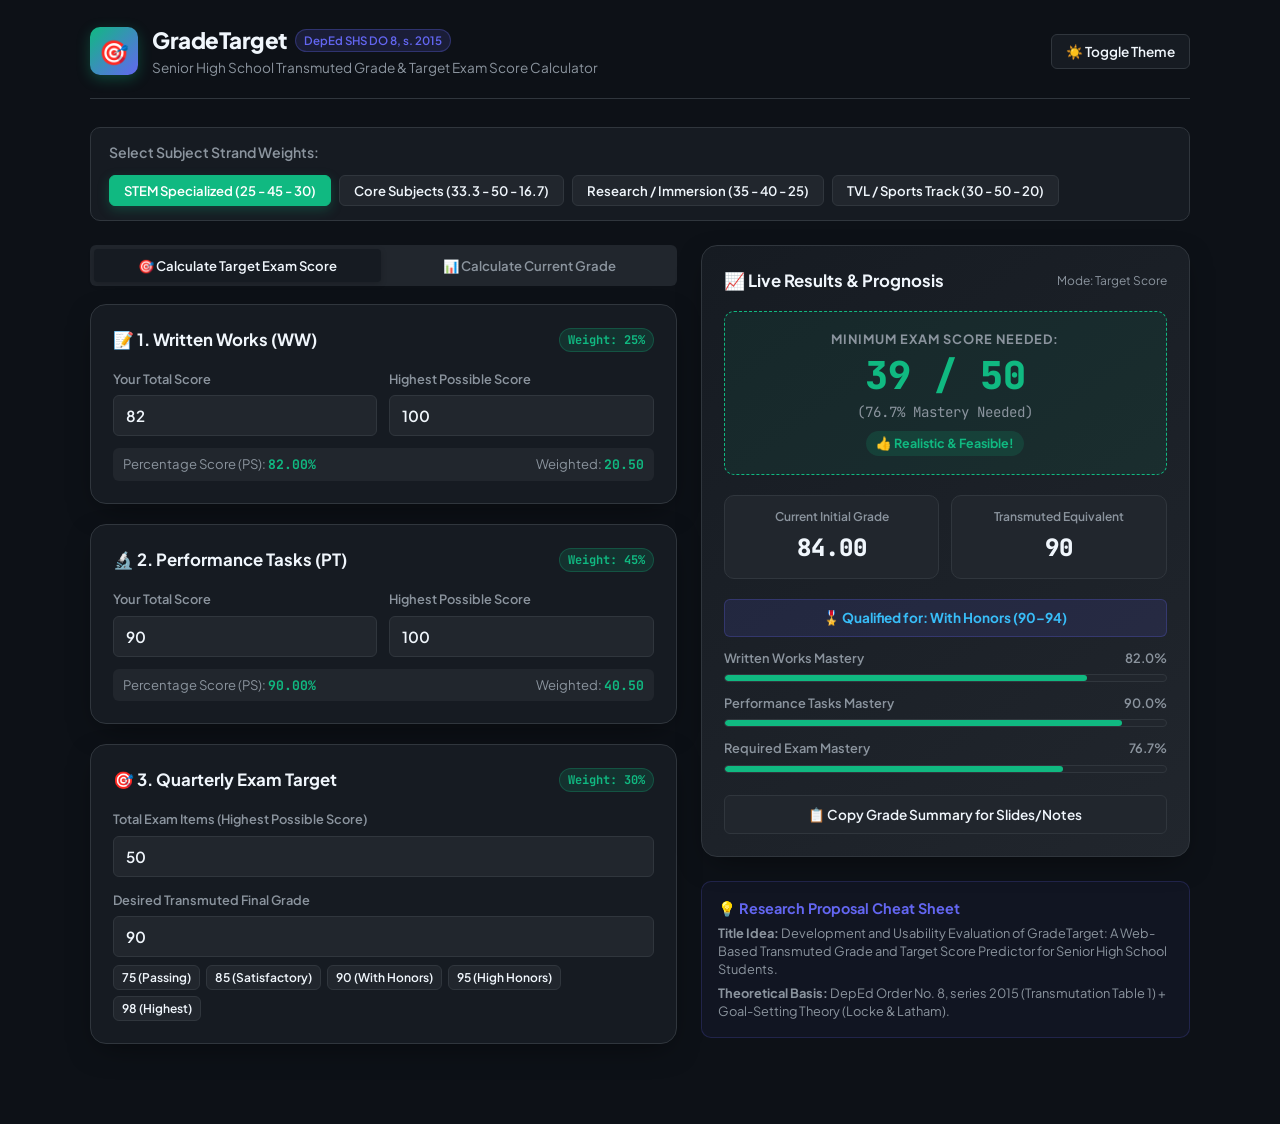
<file: Bawi!/firstone.html>
<!DOCTYPE html>
<html lang="en">
<head>
    <meta charset="UTF-8">
    <meta name="viewport" content="width=device-width, initial-scale=1.0">
    <title>GradeTarget • SHS Transmuted Grade & Target Calculator</title>
    <!-- Google Fonts -->
    <link rel="preconnect" href="https://fonts.googleapis.com">
    <link rel="preconnect" href="https://fonts.gstatic.com" crossorigin>
    <link href="https://fonts.googleapis.com/css2?family=Plus+Jakarta+Sans:wght@400;500;600;700;800&family=JetBrains+Mono:wght@500;700&display=swap" rel="stylesheet">
    
    <style>
        :root {
            --bg-body: #0d1117;
            --bg-card: #161b22;
            --bg-card-subtle: #21262d;
            --border-color: #30363d;
            --accent-primary: #10b981;
            --accent-primary-hover: #059669;
            --accent-secondary: #6366f1;
            --accent-warning: #f59e0b;
            --accent-danger: #ef4444;
            --text-main: #f0f6fc;
            --text-muted: #8b949e;
            --shadow-card: 0 10px 30px -10px rgba(0, 0, 0, 0.5);
            --radius-lg: 16px;
            --radius-md: 10px;
            --radius-sm: 6px;
        }

        [data-theme="light"] {
            --bg-body: #f8fafc;
            --bg-card: #ffffff;
            --bg-card-subtle: #f1f5f9;
            --border-color: #e2e8f0;
            --text-main: #0f172a;
            --text-muted: #64748b;
            --shadow-card: 0 10px 25px -5px rgba(0, 0, 0, 0.08);
        }

        * {
            box-sizing: border-box;
            margin: 0;
            padding: 0;
            font-family: 'Plus Jakarta Sans', sans-serif;
            transition: background-color 0.2s, border-color 0.2s;
        }

        body {
            background-color: var(--bg-body);
            color: var(--text-main);
            min-height: 100vh;
            padding: 24px 16px 60px;
            line-height: 1.5;
        }

        .container {
            max-width: 1100px;
            margin: 0 auto;
        }

        /* Top Header */
        header {
            display: flex;
            align-items: center;
            justify-content: space-between;
            flex-wrap: wrap;
            gap: 16px;
            margin-bottom: 28px;
            padding-bottom: 20px;
            border-bottom: 1px solid var(--border-color);
        }

        .brand-box {
            display: flex;
            align-items: center;
            gap: 14px;
        }

        .brand-icon {
            width: 48px;
            height: 48px;
            background: linear-gradient(135deg, var(--accent-primary), var(--accent-secondary));
            border-radius: var(--radius-md);
            display: flex;
            align-items: center;
            justify-content: center;
            font-size: 24px;
            color: #fff;
            box-shadow: 0 4px 14px rgba(16, 185, 129, 0.3);
        }

        .brand-title {
            font-size: 1.4rem;
            font-weight: 800;
            letter-spacing: -0.5px;
            display: flex;
            align-items: center;
            gap: 8px;
        }

        .badge-deped {
            font-size: 0.72rem;
            background: rgba(99, 102, 241, 0.15);
            color: var(--accent-secondary);
            border: 1px solid rgba(99, 102, 241, 0.3);
            padding: 2px 8px;
            border-radius: 99px;
            font-weight: 600;
            letter-spacing: 0;
        }

        .brand-subtitle {
            font-size: 0.85rem;
            color: var(--text-muted);
        }

        .header-actions {
            display: flex;
            align-items: center;
            gap: 12px;
        }

        .btn-theme {
            background: var(--bg-card);
            border: 1px solid var(--border-color);
            color: var(--text-main);
            padding: 8px 14px;
            border-radius: var(--radius-sm);
            cursor: pointer;
            font-size: 0.85rem;
            font-weight: 600;
            display: flex;
            align-items: center;
            gap: 6px;
        }
        .btn-theme:hover {
            border-color: var(--accent-primary);
        }

        /* Preset Strand Picker */
        .presets-bar {
            background: var(--bg-card);
            border: 1px solid var(--border-color);
            border-radius: var(--radius-md);
            padding: 14px 18px;
            margin-bottom: 24px;
            display: flex;
            align-items: center;
            justify-content: space-between;
            flex-wrap: wrap;
            gap: 12px;
        }

        .preset-label {
            font-size: 0.88rem;
            font-weight: 600;
            color: var(--text-muted);
        }

        .preset-buttons {
            display: flex;
            flex-wrap: wrap;
            gap: 8px;
        }

        .btn-preset {
            background: var(--bg-card-subtle);
            border: 1px solid var(--border-color);
            color: var(--text-main);
            padding: 6px 14px;
            border-radius: var(--radius-sm);
            font-size: 0.82rem;
            font-weight: 600;
            cursor: pointer;
        }

        .btn-preset:hover {
            border-color: var(--accent-primary);
            color: var(--accent-primary);
        }

        .btn-preset.active {
            background: var(--accent-primary);
            border-color: var(--accent-primary);
            color: #ffffff;
            box-shadow: 0 4px 12px rgba(16, 185, 129, 0.25);
        }

        /* Grid Layout */
        .main-grid {
            display: grid;
            grid-template-columns: 1.2fr 1fr;
            gap: 24px;
        }

        @media (max-width: 860px) {
            .main-grid {
                grid-template-columns: 1fr;
            }
        }

        /* Cards */
        .card {
            background: var(--bg-card);
            border: 1px solid var(--border-color);
            border-radius: var(--radius-lg);
            padding: 22px;
            box-shadow: var(--shadow-card);
            margin-bottom: 20px;
        }

        .card-header {
            display: flex;
            align-items: center;
            justify-content: space-between;
            margin-bottom: 18px;
        }

        .card-title {
            font-size: 1.05rem;
            font-weight: 700;
            display: flex;
            align-items: center;
            gap: 8px;
        }

        .weight-pill {
            font-family: 'JetBrains Mono', monospace;
            font-size: 0.75rem;
            font-weight: 700;
            padding: 2px 8px;
            border-radius: 99px;
            background: rgba(16, 185, 129, 0.15);
            color: var(--accent-primary);
            border: 1px solid rgba(16, 185, 129, 0.25);
        }

        /* Input Controls */
        .input-group {
            display: grid;
            grid-template-columns: 1fr 1fr;
            gap: 12px;
            margin-bottom: 12px;
        }

        .form-field {
            display: flex;
            flex-direction: column;
            gap: 6px;
        }

        .form-field label {
            font-size: 0.8rem;
            font-weight: 600;
            color: var(--text-muted);
        }

        .input-wrapper {
            position: relative;
            display: flex;
            align-items: center;
        }

        input[type="number"], select {
            width: 100%;
            background: var(--bg-card-subtle);
            border: 1px solid var(--border-color);
            color: var(--text-main);
            padding: 10px 12px;
            border-radius: var(--radius-sm);
            font-size: 0.95rem;
            font-weight: 600;
            outline: none;
        }

        input[type="number"]:focus, select:focus {
            border-color: var(--accent-primary);
            box-shadow: 0 0 0 3px rgba(16, 185, 129, 0.15);
        }

        .sub-score-preview {
            display: flex;
            justify-content: space-between;
            font-size: 0.82rem;
            color: var(--text-muted);
            margin-top: 4px;
            padding: 6px 10px;
            background: var(--bg-card-subtle);
            border-radius: var(--radius-sm);
        }

        .sub-score-preview strong {
            color: var(--accent-primary);
            font-family: 'JetBrains Mono', monospace;
        }

        /* Target Mode Selector Tabs */
        .tab-box {
            display: flex;
            background: var(--bg-card-subtle);
            border-radius: var(--radius-sm);
            padding: 4px;
            gap: 4px;
            margin-bottom: 18px;
        }

        .tab-btn {
            flex: 1;
            background: transparent;
            border: none;
            color: var(--text-muted);
            padding: 8px 12px;
            border-radius: 4px;
            font-size: 0.82rem;
            font-weight: 600;
            cursor: pointer;
        }

        .tab-btn.active {
            background: var(--bg-card);
            color: var(--text-main);
            box-shadow: 0 2px 6px rgba(0,0,0,0.2);
        }

        /* Result Presentation */
        .result-card {
            background: linear-gradient(145deg, var(--bg-card), var(--bg-card-subtle));
            border: 1px solid var(--border-color);
            position: sticky;
            top: 24px;
        }

        .target-banner {
            background: rgba(16, 185, 129, 0.08);
            border: 1px dashed var(--accent-primary);
            border-radius: var(--radius-md);
            padding: 18px;
            text-align: center;
            margin-bottom: 20px;
        }

        .target-label {
            font-size: 0.8rem;
            text-transform: uppercase;
            letter-spacing: 1px;
            font-weight: 700;
            color: var(--text-muted);
            margin-bottom: 6px;
        }

        .target-score-display {
            font-size: 2.4rem;
            font-weight: 800;
            font-family: 'JetBrains Mono', monospace;
            color: var(--accent-primary);
            line-height: 1.1;
        }

        .target-feasibility {
            display: inline-block;
            margin-top: 8px;
            font-size: 0.78rem;
            font-weight: 700;
            padding: 3px 10px;
            border-radius: 99px;
            background: rgba(16, 185, 129, 0.15);
            color: var(--accent-primary);
        }

        .target-feasibility.hard {
            background: rgba(245, 158, 11, 0.15);
            color: var(--accent-warning);
        }

        .target-feasibility.impossible {
            background: rgba(239, 68, 68, 0.15);
            color: var(--accent-danger);
        }

        /* Grades Breakdown Box */
        .grade-summary-box {
            display: grid;
            grid-template-columns: 1fr 1fr;
            gap: 12px;
            margin-bottom: 20px;
        }

        .summary-item {
            background: var(--bg-card-subtle);
            border: 1px solid var(--border-color);
            border-radius: var(--radius-md);
            padding: 12px;
            text-align: center;
        }

        .summary-label {
            font-size: 0.75rem;
            color: var(--text-muted);
            font-weight: 600;
            margin-bottom: 4px;
        }

        .summary-value {
            font-size: 1.5rem;
            font-weight: 800;
            font-family: 'JetBrains Mono', monospace;
            color: var(--text-main);
        }

        .honors-badge {
            display: block;
            margin: 12px 0;
            text-align: center;
            font-size: 0.85rem;
            font-weight: 700;
            padding: 8px;
            border-radius: var(--radius-sm);
            background: rgba(99, 102, 241, 0.12);
            color: var(--accent-secondary);
            border: 1px solid rgba(99, 102, 241, 0.25);
        }

        /* Progress Meters */
        .meter-group {
            margin-bottom: 12px;
        }

        .meter-header {
            display: flex;
            justify-content: space-between;
            font-size: 0.8rem;
            font-weight: 600;
            margin-bottom: 6px;
            color: var(--text-muted);
        }

        .progress-bar-bg {
            height: 8px;
            background: var(--bg-card-subtle);
            border-radius: 99px;
            overflow: hidden;
            border: 1px solid var(--border-color);
        }

        .progress-fill {
            height: 100%;
            background: var(--accent-primary);
            border-radius: 99px;
            transition: width 0.4s ease;
        }

        /* Action Buttons */
        .btn-copy-summary {
            width: 100%;
            background: var(--bg-card-subtle);
            border: 1px solid var(--border-color);
            color: var(--text-main);
            padding: 10px;
            border-radius: var(--radius-sm);
            font-size: 0.85rem;
            font-weight: 600;
            cursor: pointer;
            margin-top: 10px;
        }
        .btn-copy-summary:hover {
            border-color: var(--accent-primary);
            color: var(--accent-primary);
        }

        /* Research Proposal Helper Card */
        .proposal-helper {
            background: rgba(99, 102, 241, 0.05);
            border: 1px solid rgba(99, 102, 241, 0.2);
            border-radius: var(--radius-md);
            padding: 16px;
            margin-top: 24px;
        }
        .proposal-helper h4 {
            color: var(--accent-secondary);
            font-size: 0.9rem;
            margin-bottom: 6px;
            display: flex;
            align-items: center;
            gap: 6px;
        }
        .proposal-helper p {
            font-size: 0.8rem;
            color: var(--text-muted);
            line-height: 1.4;
        }

        /* Quick Goal Buttons */
        .quick-goals {
            display: flex;
            gap: 6px;
            margin-top: 8px;
            flex-wrap: wrap;
        }
        .btn-goal {
            font-size: 0.75rem;
            padding: 4px 8px;
            border-radius: var(--radius-sm);
            border: 1px solid var(--border-color);
            background: var(--bg-card-subtle);
            color: var(--text-main);
            cursor: pointer;
            font-weight: 600;
        }
        .btn-goal:hover {
            border-color: var(--accent-primary);
            color: var(--accent-primary);
        }
    </style>
</head>
<body>

<div class="container">
    <!-- Header -->
    <header>
        <div class="brand-box">
            <div class="brand-icon">🎯</div>
            <div>
                <h1 class="brand-title">GradeTarget <span class="badge-deped">DepEd SHS DO 8, s. 2015</span></h1>
                <p class="brand-subtitle">Senior High School Transmuted Grade & Target Exam Score Calculator</p>
            </div>
        </div>
        <div class="header-actions">
            <button class="btn-theme" id="themeToggleBtn">☀️ Toggle Theme</button>
        </div>
    </header>

    <!-- Strand / Track Presets Bar -->
    <div class="presets-bar">
        <span class="preset-label">Select Subject Strand Weights:</span>
        <div class="preset-buttons">
            <button class="btn-preset active" data-preset="stem">STEM Specialized (25 - 45 - 30)</button>
            <button class="btn-preset" data-preset="core">Core Subjects (33.3 - 50 - 16.7)</button>
            <button class="btn-preset" data-preset="immersion">Research / Immersion (35 - 40 - 25)</button>
            <button class="btn-preset" data-preset="tvl">TVL / Sports Track (30 - 50 - 20)</button>
        </div>
    </div>

    <!-- Main 2-Column Grid -->
    <div class="main-grid">
        
        <!-- LEFT COLUMN: INPUTS -->
        <div class="inputs-column">

            <!-- Mode Selector Tabs -->
            <div class="tab-box">
                <button class="tab-btn active" id="tabTargetMode">🎯 Calculate Target Exam Score</button>
                <button class="tab-btn" id="tabCurrentMode">📊 Calculate Current Grade</button>
            </div>

            <!-- Component 1: Written Works -->
            <div class="card">
                <div class="card-header">
                    <span class="card-title">📝 1. Written Works (WW)</span>
                    <span class="weight-pill" id="badgeWW">Weight: 25%</span>
                </div>
                <div class="input-group">
                    <div class="form-field">
                        <label>Your Total Score</label>
                        <input type="number" id="inputWWScore" value="82" min="0" placeholder="e.g. 82">
                    </div>
                    <div class="form-field">
                        <label>Highest Possible Score</label>
                        <input type="number" id="inputWWTotal" value="100" min="1" placeholder="e.g. 100">
                    </div>
                </div>
                <div class="sub-score-preview">
                    <span>Percentage Score (PS): <strong id="psWW">82.00%</strong></span>
                    <span>Weighted: <strong id="wsWW">20.50</strong></span>
                </div>
            </div>

            <!-- Component 2: Performance Tasks -->
            <div class="card">
                <div class="card-header">
                    <span class="card-title">🔬 2. Performance Tasks (PT)</span>
                    <span class="weight-pill" id="badgePT">Weight: 45%</span>
                </div>
                <div class="input-group">
                    <div class="form-field">
                        <label>Your Total Score</label>
                        <input type="number" id="inputPTScore" value="90" min="0" placeholder="e.g. 90">
                    </div>
                    <div class="form-field">
                        <label>Highest Possible Score</label>
                        <input type="number" id="inputPTTotal" value="100" min="1" placeholder="e.g. 100">
                    </div>
                </div>
                <div class="sub-score-preview">
                    <span>Percentage Score (PS): <strong id="psPT">90.00%</strong></span>
                    <span>Weighted: <strong id="wsPT">40.50</strong></span>
                </div>
            </div>

            <!-- Component 3: Quarterly Exam / Target Settings -->
            <div class="card">
                <div class="card-header">
                    <span class="card-title" id="qaCardTitle">🎯 3. Quarterly Exam Target</span>
                    <span class="weight-pill" id="badgeQA">Weight: 30%</span>
                </div>

                <div class="form-field" style="margin-bottom: 14px;">
                    <label>Total Exam Items (Highest Possible Score)</label>
                    <input type="number" id="inputExamTotalItems" value="50" min="5" placeholder="e.g. 50 items">
                </div>

                <!-- Visible when Target Mode is Active -->
                <div id="targetModeControls">
                    <div class="form-field">
                        <label>Desired Transmuted Final Grade</label>
                        <input type="number" id="inputTargetGrade" value="90" min="60" max="100" placeholder="e.g. 90 (With Honors)">
                    </div>
                    <div class="quick-goals">
                        <button class="btn-goal" data-goal="75">75 (Passing)</button>
                        <button class="btn-goal" data-goal="85">85 (Satisfactory)</button>
                        <button class="btn-goal" data-goal="90">90 (With Honors)</button>
                        <button class="btn-goal" data-goal="95">95 (High Honors)</button>
                        <button class="btn-goal" data-goal="98">98 (Highest)</button>
                    </div>
                </div>

                <!-- Visible when Current Mode is Active -->
                <div id="currentModeControls" style="display: none;">
                    <div class="form-field">
                        <label>Your Actual Exam Score</label>
                        <input type="number" id="inputActualExamScore" value="38" min="0" placeholder="e.g. 38">
                    </div>
                    <div class="sub-score-preview" style="margin-top: 10px;">
                        <span>Percentage Score (PS): <strong id="psQA">76.00%</strong></span>
                        <span>Weighted: <strong id="wsQA">22.80</strong></span>
                    </div>
                </div>
            </div>

        </div>

        <!-- RIGHT COLUMN: RESULTS & ANALYTICS -->
        <div class="results-column">
            
            <div class="card result-card">
                <div class="card-header">
                    <span class="card-title">📈 Live Results & Prognosis</span>
                    <span id="calcModeIndicator" style="font-size: 0.75rem; color: var(--text-muted);">Mode: Target Score</span>
                </div>

                <!-- Target Score Big Result Banner -->
                <div class="target-banner" id="bannerTarget">
                    <div class="target-label">Minimum Exam Score Needed:</div>
                    <div class="target-score-display" id="resTargetExamScore">38 / 50</div>
                    <div id="resTargetPercentage" style="font-size: 0.88rem; color: var(--text-muted); font-family: 'JetBrains Mono'; margin-top: 4px;">(76.0% Exam Mastery)</div>
                    <div>
                        <span class="target-feasibility" id="resFeasibilityBadge">Realistic & Feasible</span>
                    </div>
                </div>

                <!-- Final Grade Display Banner (for Actual Exam Mode) -->
                <div class="target-banner" id="bannerActual" style="display: none;">
                    <div class="target-label">Final Transmuted Report Card Grade:</div>
                    <div class="target-score-display" id="resActualTransmuted">90</div>
                    <div>
                        <span class="target-feasibility" id="resActualPassBadge">PASSED</span>
                    </div>
                </div>

                <!-- Grade Breakdown -->
                <div class="grade-summary-box">
                    <div class="summary-item">
                        <div class="summary-label">Current Initial Grade</div>
                        <div class="summary-value" id="resInitialGrade">83.80</div>
                    </div>
                    <div class="summary-item">
                        <div class="summary-label">Transmuted Equivalent</div>
                        <div class="summary-value" id="resTransmutedEquivalent">90</div>
                    </div>
                </div>

                <!-- Honors Qualification -->
                <div class="honors-badge" id="resHonorsBadge">
                    🎖️ Qualified for: With Honors (90–94)
                </div>

                <!-- Component Mastery Meters -->
                <div class="meter-group">
                    <div class="meter-header">
                        <span>Written Works Mastery</span>
                        <span id="meterLabelWW">82%</span>
                    </div>
                    <div class="progress-bar-bg">
                        <div class="progress-fill" id="meterFillWW" style="width: 82%;"></div>
                    </div>
                </div>

                <div class="meter-group">
                    <div class="meter-header">
                        <span>Performance Tasks Mastery</span>
                        <span id="meterLabelPT">90%</span>
                    </div>
                    <div class="progress-bar-bg">
                        <div class="progress-fill" id="meterFillPT" style="width: 90%;"></div>
                    </div>
                </div>

                <div class="meter-group">
                    <div class="meter-header">
                        <span id="meterHeaderQA">Required Exam Mastery</span>
                        <span id="meterLabelQA">76%</span>
                    </div>
                    <div class="progress-bar-bg">
                        <div class="progress-fill" id="meterFillQA" style="width: 76%;"></div>
                    </div>
                </div>

                <button class="btn-copy-summary" id="copySummaryBtn">📋 Copy Grade Summary for Slides/Notes</button>
            </div>

            <!-- Research Defense Mini Guide -->
            <div class="proposal-helper">
                <h4>💡 Research Proposal Cheat Sheet</h4>
                <p><strong>Title Idea:</strong> Development and Usability Evaluation of GradeTarget: A Web-Based Transmuted Grade and Target Score Predictor for Senior High School Students.</p>
                <p style="margin-top: 6px;"><strong>Theoretical Basis:</strong> DepEd Order No. 8, series 2015 (Transmutation Table 1) + Goal-Setting Theory (Locke & Latham).</p>
            </div>

        </div>

    </div>
</div>

<script>
    // --- OFFICIAL DEPED TRANSMUTATION TABLE (DO 8, s. 2015) ---
    function transmute(initialGrade) {
        if (initialGrade >= 100) return 100;
        if (initialGrade >= 98.40) return 99;
        if (initialGrade >= 96.80) return 98;
        if (initialGrade >= 95.20) return 97;
        if (initialGrade >= 93.60) return 96;
        if (initialGrade >= 92.00) return 95;
        if (initialGrade >= 90.40) return 94;
        if (initialGrade >= 88.80) return 93;
        if (initialGrade >= 87.20) return 92;
        if (initialGrade >= 85.60) return 91;
        if (initialGrade >= 84.00) return 90;
        if (initialGrade >= 82.40) return 89;
        if (initialGrade >= 80.80) return 88;
        if (initialGrade >= 79.20) return 87;
        if (initialGrade >= 77.60) return 86;
        if (initialGrade >= 76.00) return 85;
        if (initialGrade >= 74.40) return 84;
        if (initialGrade >= 72.80) return 83;
        if (initialGrade >= 71.20) return 82;
        if (initialGrade >= 69.60) return 81;
        if (initialGrade >= 68.00) return 80;
        if (initialGrade >= 66.40) return 79;
        if (initialGrade >= 64.80) return 78;
        if (initialGrade >= 63.20) return 77;
        if (initialGrade >= 61.60) return 76;
        if (initialGrade >= 60.00) return 75;
        if (initialGrade >= 56.00) return 74;
        if (initialGrade >= 52.00) return 73;
        if (initialGrade >= 48.00) return 72;
        if (initialGrade >= 44.00) return 71;
        if (initialGrade >= 40.00) return 70;
        if (initialGrade >= 36.00) return 69;
        if (initialGrade >= 32.00) return 68;
        if (initialGrade >= 28.00) return 67;
        if (initialGrade >= 24.00) return 66;
        if (initialGrade >= 20.00) return 65;
        if (initialGrade >= 16.00) return 64;
        if (initialGrade >= 12.00) return 63;
        if (initialGrade >= 8.00) return 62;
        if (initialGrade >= 4.00) return 61;
        return 60;
    }

    // Minimum Initial Grade needed to hit a given Transmuted Grade
    const minInitialForTransmuted = {
        100: 100.0, 99: 98.40, 98: 96.80, 97: 95.20, 96: 93.60,
        95: 92.00,  94: 90.40, 93: 88.80, 92: 87.20, 91: 85.60,
        90: 84.00,  89: 82.40, 88: 80.80, 87: 79.20, 86: 77.60,
        85: 76.00,  84: 74.40, 83: 72.80, 82: 71.20, 81: 69.60,
        80: 68.00,  79: 66.40, 78: 64.80, 77: 63.20, 76: 61.60,
        75: 60.00,  74: 56.00, 73: 52.00, 72: 48.00, 71: 44.00,
        70: 40.00,  69: 36.00, 68: 32.00, 67: 28.00, 66: 24.00,
        65: 20.00,  60: 0.00
    };

    // State Variables
    let currentMode = 'target'; // 'target' or 'current'
    let weights = { ww: 0.25, pt: 0.45, qa: 0.30 }; // Default: STEM Specialized

    // Elements
    const inputWWScore = document.getElementById('inputWWScore');
    const inputWWTotal = document.getElementById('inputWWTotal');
    const inputPTScore = document.getElementById('inputPTScore');
    const inputPTTotal = document.getElementById('inputPTTotal');
    const inputExamTotalItems = document.getElementById('inputExamTotalItems');
    const inputTargetGrade = document.getElementById('inputTargetGrade');
    const inputActualExamScore = document.getElementById('inputActualExamScore');

    // Display elements
    const psWW = document.getElementById('psWW');
    const wsWW = document.getElementById('wsWW');
    const psPT = document.getElementById('psPT');
    const wsPT = document.getElementById('wsPT');
    const psQA = document.getElementById('psQA');
    const wsQA = document.getElementById('wsQA');

    const resTargetExamScore = document.getElementById('resTargetExamScore');
    const resTargetPercentage = document.getElementById('resTargetPercentage');
    const resFeasibilityBadge = document.getElementById('resFeasibilityBadge');
    const resInitialGrade = document.getElementById('resInitialGrade');
    const resTransmutedEquivalent = document.getElementById('resTransmutedEquivalent');
    const resHonorsBadge = document.getElementById('resHonorsBadge');

    const bannerTarget = document.getElementById('bannerTarget');
    const bannerActual = document.getElementById('bannerActual');
    const resActualTransmuted = document.getElementById('resActualTransmuted');
    const resActualPassBadge = document.getElementById('resActualPassBadge');

    const meterFillWW = document.getElementById('meterFillWW');
    const meterFillPT = document.getElementById('meterFillPT');
    const meterFillQA = document.getElementById('meterFillQA');
    const meterLabelWW = document.getElementById('meterLabelWW');
    const meterLabelPT = document.getElementById('meterLabelPT');
    const meterLabelQA = document.getElementById('meterLabelQA');
    const meterHeaderQA = document.getElementById('meterHeaderQA');

    // Preset Buttons
    const presetButtons = document.querySelectorAll('.btn-preset');
    presetButtons.forEach(btn => {
        btn.addEventListener('click', () => {
            presetButtons.forEach(b => b.classList.remove('active'));
            btn.classList.add('active');

            const type = btn.getAttribute('data-preset');
            if (type === 'stem') {
                weights = { ww: 0.25, pt: 0.45, qa: 0.30 };
            } else if (type === 'core') {
                weights = { ww: 0.333, pt: 0.50, qa: 0.167 };
            } else if (type === 'immersion') {
                weights = { ww: 0.35, pt: 0.40, qa: 0.25 };
            } else if (type === 'tvl') {
                weights = { ww: 0.30, pt: 0.50, qa: 0.20 };
            }

            document.getElementById('badgeWW').innerText = `Weight: ${(weights.ww * 100).toFixed(1)}%`;
            document.getElementById('badgePT').innerText = `Weight: ${(weights.pt * 100).toFixed(1)}%`;
            document.getElementById('badgeQA').innerText = `Weight: ${(weights.qa * 100).toFixed(1)}%`;

            calculate();
        });
    });

    // Tab Switching
    const tabTargetMode = document.getElementById('tabTargetMode');
    const tabCurrentMode = document.getElementById('tabCurrentMode');
    const targetControls = document.getElementById('targetModeControls');
    const currentControls = document.getElementById('currentModeControls');
    const calcModeIndicator = document.getElementById('calcModeIndicator');
    const qaCardTitle = document.getElementById('qaCardTitle');

    tabTargetMode.addEventListener('click', () => {
        currentMode = 'target';
        tabTargetMode.classList.add('active');
        tabCurrentMode.classList.remove('active');
        targetControls.style.display = 'block';
        currentControls.style.display = 'none';
        bannerTarget.style.display = 'block';
        bannerActual.style.display = 'none';
        calcModeIndicator.innerText = 'Mode: Target Exam Score';
        qaCardTitle.innerText = '🎯 3. Quarterly Exam Target';
        meterHeaderQA.innerText = 'Required Exam Mastery';
        calculate();
    });

    tabCurrentMode.addEventListener('click', () => {
        currentMode = 'current';
        tabCurrentMode.classList.add('active');
        tabTargetMode.classList.remove('active');
        targetControls.style.display = 'none';
        currentControls.style.display = 'block';
        bannerTarget.style.display = 'none';
        bannerActual.style.display = 'block';
        calcModeIndicator.innerText = 'Mode: Final Grade Computed';
        qaCardTitle.innerText = '📝 3. Quarterly Assessment (QA)';
        meterHeaderQA.innerText = 'Actual Exam Mastery';
        calculate();
    });

    // Quick Goal Buttons
    document.querySelectorAll('.btn-goal').forEach(btn => {
        btn.addEventListener('click', () => {
            inputTargetGrade.value = btn.getAttribute('data-goal');
            calculate();
        });
    });

    // Main Calculation Logic
    function calculate() {
        const wwScore = parseFloat(inputWWScore.value) || 0;
        const wwTotal = parseFloat(inputWWTotal.value) || 1;
        const ptScore = parseFloat(inputPTScore.value) || 0;
        const ptTotal = parseFloat(inputPTTotal.value) || 1;
        const examTotal = parseFloat(inputExamTotalItems.value) || 50;

        // 1. Calculate Percentage Scores (PS)
        const ps_ww = Math.min(100, Math.max(0, (wwScore / wwTotal) * 100));
        const ps_pt = Math.min(100, Math.max(0, (ptScore / ptTotal) * 100));

        // 2. Weighted Scores for WW & PT
        const ws_ww = ps_ww * weights.ww;
        const ws_pt = ps_pt * weights.pt;

        psWW.innerText = ps_ww.toFixed(2) + '%';
        wsWW.innerText = ws_ww.toFixed(2);
        psPT.innerText = ps_pt.toFixed(2) + '%';
        wsPT.innerText = ws_pt.toFixed(2);

        meterFillWW.style.width = `${ps_ww}%`;
        meterLabelWW.innerText = `${ps_ww.toFixed(1)}%`;
        meterFillPT.style.width = `${ps_pt}%`;
        meterLabelPT.innerText = `${ps_pt.toFixed(1)}%`;

        if (currentMode === 'target') {
            // TARGET SCORE CALCULATION
            const desiredTransmuted = parseInt(inputTargetGrade.value) || 75;
            
            // Find required initial grade
            let requiredInitial = minInitialForTransmuted[desiredTransmuted];
            if (requiredInitial === undefined) {
                // Approximate fallback if custom number
                requiredInitial = 60 + ((desiredTransmuted - 75) * 1.6);
            }

            // Required Weighted Score for QA
            const neededWS_QA = requiredInitial - (ws_ww + ws_pt);
            
            // Required Percentage Score for QA
            const neededPS_QA = neededWS_QA / weights.qa;

            // Required Raw Items in Exam
            const neededRawScore = Math.ceil((neededPS_QA / 100) * examTotal);

            // Update Meters & Texts
            const boundedPercent = Math.max(0, Math.min(100, neededPS_QA));
            meterFillQA.style.width = `${boundedPercent}%`;
            meterLabelQA.innerText = `${neededPS_QA.toFixed(1)}%`;

            // Display Feasibility
            if (neededRawScore <= 0) {
                resTargetExamScore.innerText = `0 / ${examTotal}`;
                resTargetPercentage.innerText = `(Guaranteed!)`;
                resFeasibilityBadge.innerText = `✅ Already Achieved! You can get 0 on the exam and still pass with ${desiredTransmuted}.`;
                resFeasibilityBadge.className = 'target-feasibility';
            } else if (neededRawScore > examTotal) {
                resTargetExamScore.innerText = `>${examTotal} / ${examTotal}`;
                resTargetPercentage.innerText = `(Needs ${(neededPS_QA).toFixed(1)}%)`;
                resFeasibilityBadge.innerText = `⚠️ Mathematically Impossible with current WW & PT scores. Lower your target.`;
                resFeasibilityBadge.className = 'target-feasibility impossible';
            } else if (neededRawScore > (examTotal * 0.85)) {
                resTargetExamScore.innerText = `${neededRawScore} / ${examTotal}`;
                resTargetPercentage.innerText = `(${neededPS_QA.toFixed(1)}% Mastery Needed)`;
                resFeasibilityBadge.innerText = `🔥 Challenging! Requires intense exam review.`;
                resFeasibilityBadge.className = 'target-feasibility hard';
            } else {
                resTargetExamScore.innerText = `${neededRawScore} / ${examTotal}`;
                resTargetPercentage.innerText = `(${neededPS_QA.toFixed(1)}% Mastery Needed)`;
                resFeasibilityBadge.innerText = `👍 Realistic & Feasible!`;
                resFeasibilityBadge.className = 'target-feasibility';
            }

            // Prognosis preview based on needed initial
            resInitialGrade.innerText = requiredInitial.toFixed(2);
            resTransmutedEquivalent.innerText = desiredTransmuted;
            updateHonorsBadge(desiredTransmuted);

        } else {
            // ACTUAL EXAM SCORE CALCULATION
            const actualExam = parseFloat(inputActualExamScore.value) || 0;
            const ps_qa = Math.min(100, Math.max(0, (actualExam / examTotal) * 100));
            const ws_qa = ps_qa * weights.qa;

            psQA.innerText = ps_qa.toFixed(2) + '%';
            wsQA.innerText = ws_qa.toFixed(2);

            meterFillQA.style.width = `${ps_qa}%`;
            meterLabelQA.innerText = `${ps_qa.toFixed(1)}%`;

            const finalInitial = ws_ww + ws_pt + ws_qa;
            const finalTransmuted = transmute(finalInitial);

            resInitialGrade.innerText = finalInitial.toFixed(2);
            resTransmutedEquivalent.innerText = finalTransmuted;
            resActualTransmuted.innerText = finalTransmuted;

            if (finalTransmuted >= 75) {
                resActualPassBadge.innerText = '✅ PASSED';
                resActualPassBadge.className = 'target-feasibility';
            } else {
                resActualPassBadge.innerText = '❌ DID NOT MEET EXPECTATIONS';
                resActualPassBadge.className = 'target-feasibility impossible';
            }

            updateHonorsBadge(finalTransmuted);
        }
    }

    function updateHonorsBadge(transmuted) {
        if (transmuted >= 98) {
            resHonorsBadge.innerText = '🏆 Qualified for: With Highest Honors (98–100)';
            resHonorsBadge.style.color = '#10b981';
        } else if (transmuted >= 95) {
            resHonorsBadge.innerText = '🥈 Qualified for: With High Honors (95–97)';
            resHonorsBadge.style.color = '#6366f1';
        } else if (transmuted >= 90) {
            resHonorsBadge.innerText = '🎖️ Qualified for: With Honors (90–94)';
            resHonorsBadge.style.color = '#38bdf8';
        } else if (transmuted >= 75) {
            resHonorsBadge.innerText = '📗 Status: Passed';
            resHonorsBadge.style.color = '#94a3b8';
        } else {
            resHonorsBadge.innerText = '⚠️ Status: Below Passing (Needs Intervention)';
            resHonorsBadge.style.color = '#ef4444';
        }
    }

    // Attach Input Event Listeners
    [inputWWScore, inputWWTotal, inputPTScore, inputPTTotal, inputExamTotalItems, inputTargetGrade, inputActualExamScore]
        .forEach(el => el.addEventListener('input', calculate));

    // Theme Toggle
    const themeBtn = document.getElementById('themeToggleBtn');
    let isDark = true;
    themeBtn.addEventListener('click', () => {
        isDark = !isDark;
        document.documentElement.setAttribute('data-theme', isDark ? 'dark' : 'light');
        themeBtn.innerText = isDark ? '☀️ Toggle Theme' : '🌙 Toggle Theme';
    });

    // Copy Summary Button
    document.getElementById('copySummaryBtn').addEventListener('click', () => {
        const summary = `GradeTarget Summary:\n- Written Works: ${psWW.innerText}\n- Performance Tasks: ${psPT.innerText}\n- Target Exam Needed: ${resTargetExamScore.innerText}\n- Expected Final Transmuted Grade: ${resTransmutedEquivalent.innerText}\n- DepEd Status: ${resHonorsBadge.innerText}`;
        navigator.clipboard.writeText(summary).then(() => {
            alert('Grade Summary copied to clipboard! You can paste this in your proposal notes or slides.');
        });
    });

    // Initial Trigger
    calculate();
</script>

</body>
</html>
</file>
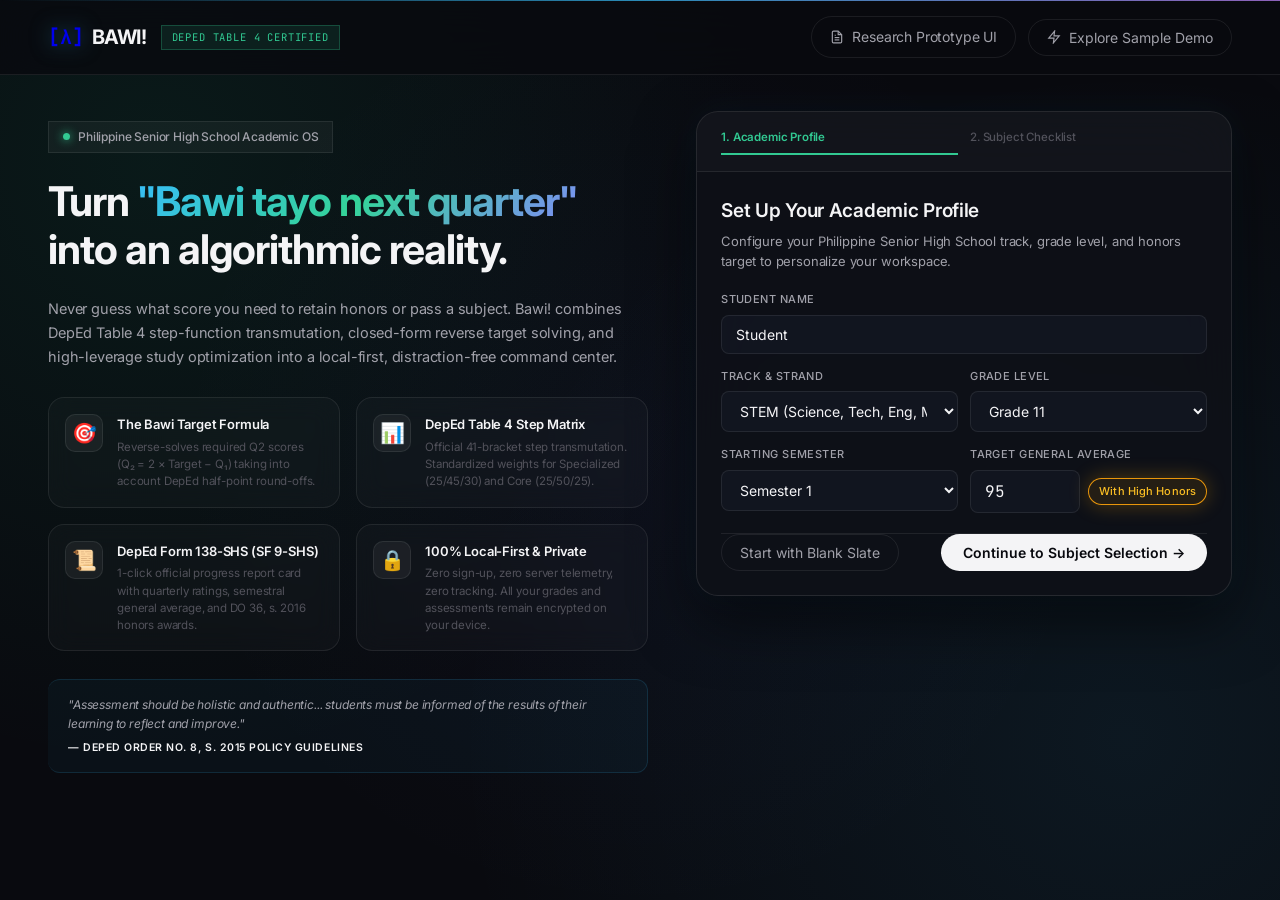
<file: Bawi!/intro.html>
<!DOCTYPE html>
<html>
<head>
  <meta charset="UTF-8">
  <meta http-equiv="refresh" content="0; url=welcome.html">
  <title>Redirecting to Bawi! Welcome...</title>
  <script>window.location.href = 'welcome.html';</script>
</head>
<body style="background:#090A0F; color:#94a3b8; font-family:sans-serif; text-align:center; padding-top:100px;">
  Redirecting to <a href="welcome.html" style="color:#38bdf8;">Bawi! Welcome Intro Page</a>...
</body>
</html>
</file>
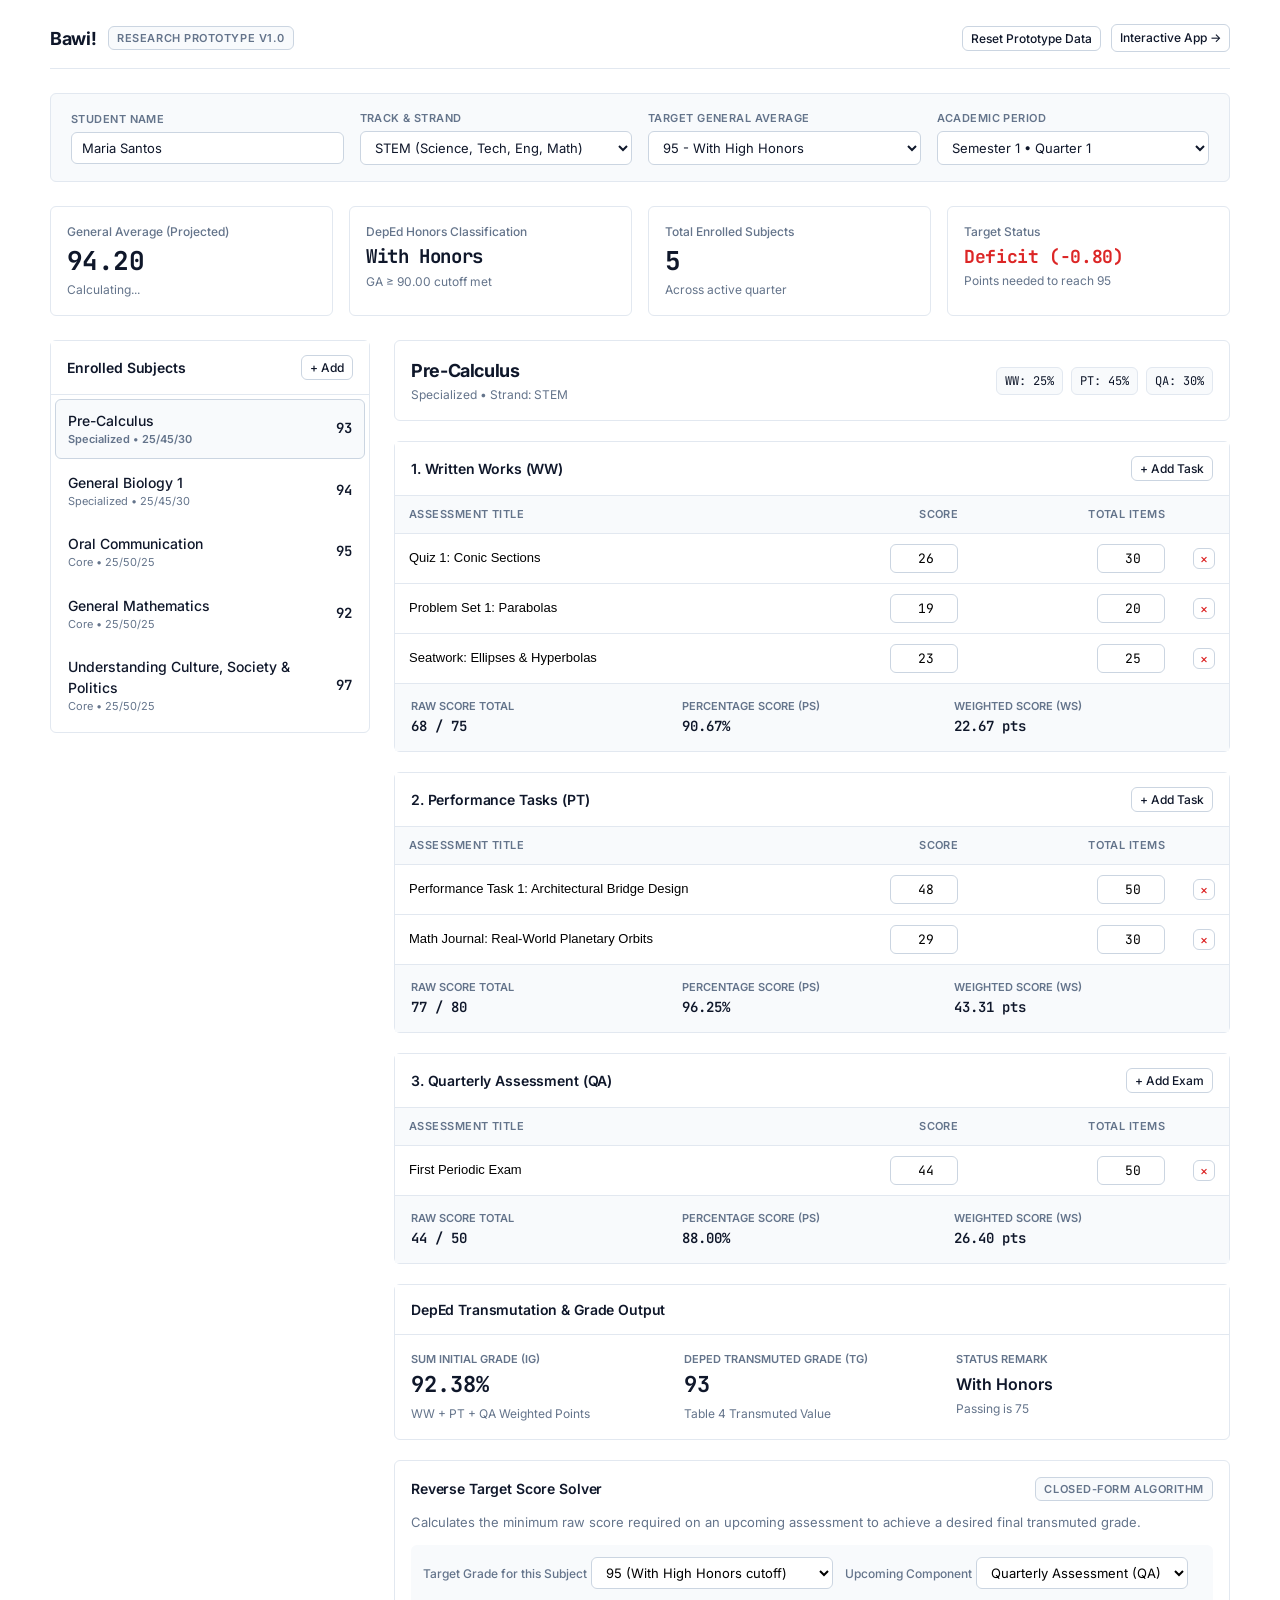
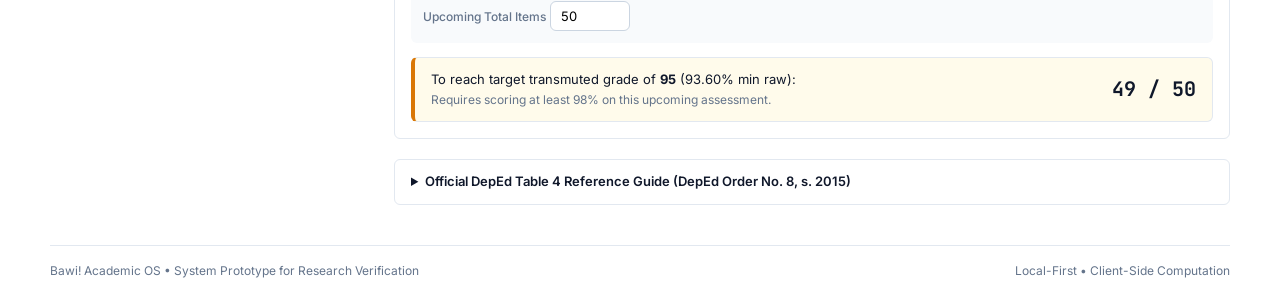
<file: Bawi!/prototype.html>
<!DOCTYPE html>
<html lang="en">
<head>
  <meta charset="UTF-8">
  <meta name="viewport" content="width=device-width, initial-scale=1.0">
  <title>Bawi! Prototype - Senior High School Academic OS</title>
  <meta name="description" content="Research Prototype: DepEd Table 4 Grading Simulator & Target Solver for Senior High School.">
  <link rel="preconnect" href="https://fonts.googleapis.com">
  <link rel="preconnect" href="https://fonts.gstatic.com" crossorigin>
  <link href="https://fonts.googleapis.com/css2?family=Inter:wght@400;500;600;700&family=JetBrains+Mono:wght@400;500;600&display=swap" rel="stylesheet">
  <style>
    /* Clean, clean white paper prototype styling */
    :root {
      --bg: #ffffff;
      --surface: #ffffff;
      --surface-subtle: #f8fafc;
      --surface-hover: #f1f5f9;
      --border: #e2e8f0;
      --border-dark: #cbd5e1;
      --text: #0f172a;
      --text-muted: #64748b;
      --text-light: #94a3b8;
      --primary: #0f172a;
      --primary-accent: #2563eb;
      --accent-subtle: #eff6ff;
      --success: #16a34a;
      --success-bg: #f0fdf4;
      --warning: #d97706;
      --warning-bg: #fffbeb;
      --danger: #dc2626;
      --danger-bg: #fef2f2;
      --radius: 6px;
      --font-sans: 'Inter', -apple-system, BlinkMacSystemFont, "Segoe UI", Roboto, sans-serif;
      --font-mono: 'JetBrains Mono', ui-monospace, SFMono-Regular, Menlo, monospace;
    }

    * {
      box-sizing: border-box;
      margin: 0;
      padding: 0;
    }

    body {
      background-color: var(--bg);
      color: var(--text);
      font-family: var(--font-sans);
      font-size: 14px;
      line-height: 1.5;
      -webkit-font-smoothing: antialiased;
      padding: 24px;
    }

    .container {
      max-width: 1180px;
      margin: 0 auto;
    }

    /* Header Bar */
    header.proto-header {
      display: flex;
      justify-content: space-between;
      align-items: center;
      padding-bottom: 16px;
      margin-bottom: 24px;
      border-bottom: 1px solid var(--border);
    }

    .brand-section {
      display: flex;
      align-items: center;
      gap: 12px;
    }

    .brand-logo {
      font-weight: 700;
      font-size: 18px;
      letter-spacing: -0.02em;
      display: flex;
      align-items: center;
      gap: 6px;
    }

    .proto-badge {
      font-size: 11px;
      font-weight: 600;
      text-transform: uppercase;
      letter-spacing: 0.05em;
      padding: 3px 8px;
      background: var(--surface-subtle);
      border: 1px solid var(--border-dark);
      border-radius: var(--radius);
      color: var(--text-muted);
    }

    .header-links {
      display: flex;
      align-items: center;
      gap: 10px;
    }

    .btn {
      font-family: var(--font-sans);
      font-size: 13px;
      font-weight: 500;
      padding: 7px 14px;
      border-radius: var(--radius);
      border: 1px solid var(--border-dark);
      background: #ffffff;
      color: var(--text);
      cursor: pointer;
      display: inline-flex;
      align-items: center;
      gap: 6px;
      transition: background-color 0.1s ease;
      text-decoration: none;
    }

    .btn:hover {
      background: var(--surface-subtle);
    }

    .btn-primary {
      background: var(--primary);
      color: #ffffff;
      border-color: var(--primary);
    }

    .btn-primary:hover {
      background: #1e293b;
    }

    .btn-sm {
      padding: 4px 8px;
      font-size: 12px;
    }

    /* Student Profile & Control Banner */
    .profile-card {
      background: var(--surface-subtle);
      border: 1px solid var(--border);
      border-radius: var(--radius);
      padding: 16px 20px;
      margin-bottom: 24px;
      display: grid;
      grid-template-columns: repeat(auto-fit, minmax(200px, 1fr));
      gap: 16px;
      align-items: center;
    }

    .profile-item label {
      display: block;
      font-size: 11px;
      font-weight: 600;
      text-transform: uppercase;
      letter-spacing: 0.04em;
      color: var(--text-muted);
      margin-bottom: 4px;
    }

    .profile-item select,
    .profile-item input {
      width: 100%;
      padding: 7px 10px;
      font-size: 13px;
      font-family: var(--font-sans);
      border: 1px solid var(--border-dark);
      border-radius: var(--radius);
      background: #ffffff;
      color: var(--text);
    }

    .profile-item select:focus,
    .profile-item input:focus {
      outline: 2px solid var(--primary-accent);
      outline-offset: -1px;
    }

    /* Metric Summary Row */
    .metrics-summary {
      display: grid;
      grid-template-columns: repeat(4, 1fr);
      gap: 16px;
      margin-bottom: 24px;
    }

    @media (max-width: 860px) {
      .metrics-summary {
        grid-template-columns: repeat(2, 1fr);
      }
    }

    .metric-card {
      background: #ffffff;
      border: 1px solid var(--border);
      border-radius: var(--radius);
      padding: 16px;
    }

    .metric-title {
      font-size: 12px;
      font-weight: 500;
      color: var(--text-muted);
      margin-bottom: 6px;
    }

    .metric-value {
      font-size: 26px;
      font-weight: 700;
      letter-spacing: -0.02em;
      font-family: var(--font-mono);
      line-height: 1.1;
    }

    .metric-sub {
      font-size: 12px;
      color: var(--text-muted);
      margin-top: 6px;
    }

    /* Main Grid Layout */
    .proto-grid {
      display: grid;
      grid-template-columns: 320px 1fr;
      gap: 24px;
      align-items: start;
    }

    @media (max-width: 960px) {
      .proto-grid {
        grid-template-columns: 1fr;
      }
    }

    /* Left Sidebar: Subject List */
    .card {
      background: #ffffff;
      border: 1px solid var(--border);
      border-radius: var(--radius);
    }

    .card-header {
      padding: 14px 16px;
      border-bottom: 1px solid var(--border);
      display: flex;
      justify-content: space-between;
      align-items: center;
      background: #ffffff;
    }

    .card-title {
      font-size: 14px;
      font-weight: 600;
      letter-spacing: -0.01em;
    }

    .subject-list {
      list-style: none;
      padding: 4px;
    }

    .subject-item {
      padding: 10px 12px;
      border-radius: var(--radius);
      cursor: pointer;
      display: flex;
      justify-content: space-between;
      align-items: center;
      margin-bottom: 2px;
      border: 1px solid transparent;
    }

    .subject-item:hover {
      background: var(--surface-subtle);
    }

    .subject-item.active {
      background: var(--surface-subtle);
      border-color: var(--border-dark);
      font-weight: 600;
    }

    .subject-meta {
      font-size: 11px;
      color: var(--text-muted);
    }

    .subject-grade {
      font-family: var(--font-mono);
      font-weight: 600;
      font-size: 14px;
    }

    /* Right Main Panel */
    .content-area {
      display: flex;
      flex-direction: column;
      gap: 20px;
    }

    /* Subject Header Inside Details */
    .subject-detail-header {
      padding: 16px;
      background: #ffffff;
      border: 1px solid var(--border);
      border-radius: var(--radius);
      display: flex;
      justify-content: space-between;
      align-items: center;
      flex-wrap: wrap;
      gap: 16px;
    }

    .subject-detail-info h2 {
      font-size: 18px;
      font-weight: 700;
      letter-spacing: -0.02em;
    }

    .subject-detail-info p {
      font-size: 12px;
      color: var(--text-muted);
      margin-top: 2px;
    }

    .weights-badge-row {
      display: flex;
      gap: 8px;
      font-family: var(--font-mono);
      font-size: 12px;
    }

    .weight-tag {
      padding: 4px 8px;
      background: var(--surface-subtle);
      border: 1px solid var(--border);
      border-radius: var(--radius);
    }

    /* Tables */
    .table-responsive {
      overflow-x: auto;
    }

    table.proto-table {
      width: 100%;
      border-collapse: collapse;
      font-size: 13px;
      text-align: left;
    }

    table.proto-table th {
      padding: 10px 14px;
      font-size: 11px;
      font-weight: 600;
      text-transform: uppercase;
      letter-spacing: 0.04em;
      color: var(--text-muted);
      background: var(--surface-subtle);
      border-bottom: 1px solid var(--border);
    }

    table.proto-table td {
      padding: 10px 14px;
      border-bottom: 1px solid var(--border);
      vertical-align: middle;
    }

    table.proto-table tr:last-child td {
      border-bottom: none;
    }

    .table-input {
      width: 68px;
      padding: 5px 8px;
      font-size: 13px;
      font-family: var(--font-mono);
      border: 1px solid var(--border-dark);
      border-radius: var(--radius);
      text-align: right;
    }

    .table-input:focus {
      outline: 2px solid var(--primary-accent);
    }

    /* Component Summary Box */
    .component-summary-bar {
      display: grid;
      grid-template-columns: repeat(3, 1fr);
      gap: 12px;
      padding: 14px 16px;
      background: var(--surface-subtle);
      border-top: 1px solid var(--border);
      font-size: 12px;
    }

    @media (max-width: 600px) {
      .component-summary-bar {
        grid-template-columns: 1fr;
      }
    }

    .comp-box strong {
      display: block;
      color: var(--text-muted);
      font-size: 11px;
      text-transform: uppercase;
      font-weight: 600;
      margin-bottom: 2px;
    }

    .comp-box span {
      font-family: var(--font-mono);
      font-size: 14px;
      font-weight: 600;
    }

    /* Reverse Solver Box */
    .solver-box {
      border: 1px solid var(--border);
      border-radius: var(--radius);
      padding: 16px;
      background: #ffffff;
    }

    .solver-box-header {
      display: flex;
      justify-content: space-between;
      align-items: center;
      margin-bottom: 12px;
    }

    .solver-controls {
      display: flex;
      flex-wrap: wrap;
      gap: 12px;
      align-items: center;
      margin-bottom: 14px;
      padding: 12px;
      background: var(--surface-subtle);
      border-radius: var(--radius);
    }

    .solver-controls label {
      font-size: 12px;
      font-weight: 500;
      color: var(--text-muted);
    }

    .solver-controls select,
    .solver-controls input {
      padding: 6px 10px;
      font-size: 13px;
      font-family: var(--font-sans);
      border: 1px solid var(--border-dark);
      border-radius: var(--radius);
      background: #ffffff;
    }

    .solver-result {
      padding: 12px 16px;
      border-radius: var(--radius);
      border: 1px solid var(--border);
      background: #ffffff;
      display: flex;
      align-items: center;
      justify-content: space-between;
      gap: 16px;
      flex-wrap: wrap;
    }

    .solver-result.feasible {
      border-left: 4px solid var(--success);
      background: var(--success-bg);
    }

    .solver-result.difficult {
      border-left: 4px solid var(--warning);
      background: var(--warning-bg);
    }

    .solver-result.infeasible {
      border-left: 4px solid var(--danger);
      background: var(--danger-bg);
    }

    .result-text {
      font-size: 13px;
    }

    .result-score {
      font-family: var(--font-mono);
      font-size: 20px;
      font-weight: 700;
    }

    /* Transmutation Table Reference Collapsible */
    details.deped-reference {
      border: 1px solid var(--border);
      border-radius: var(--radius);
      background: #ffffff;
      padding: 12px 16px;
    }

    details.deped-reference summary {
      cursor: pointer;
      font-size: 13px;
      font-weight: 600;
      color: var(--text);
    }

    details.deped-reference[open] summary {
      margin-bottom: 12px;
    }

    .transmutation-matrix-grid {
      display: grid;
      grid-template-columns: repeat(auto-fill, minmax(160px, 1fr));
      gap: 8px;
      font-size: 12px;
      font-family: var(--font-mono);
    }

    .matrix-item {
      padding: 6px 10px;
      background: var(--surface-subtle);
      border: 1px solid var(--border);
      border-radius: var(--radius);
      display: flex;
      justify-content: space-between;
    }

    /* Footer */
    footer.proto-footer {
      margin-top: 40px;
      padding-top: 16px;
      border-top: 1px solid var(--border);
      display: flex;
      justify-content: space-between;
      align-items: center;
      color: var(--text-muted);
      font-size: 12px;
      flex-wrap: wrap;
      gap: 12px;
    }
  </style>
</head>
<body>

  <div class="container">
    <!-- Header -->
    <header class="proto-header">
      <div class="brand-section">
        <div class="brand-logo">
          <span>Bawi!</span>
        </div>
        <span class="proto-badge">Research Prototype v1.0</span>
      </div>

      <div class="header-links">
        <button class="btn btn-sm" onclick="resetDefaultData()">Reset Prototype Data</button>
        <a href="index.html" class="btn btn-sm">Interactive App &rarr;</a>
      </div>
    </header>

    <!-- Student Configuration Card -->
    <div class="profile-card">
      <div class="profile-item">
        <label>Student Name</label>
        <input type="text" id="studentNameInput" value="Maria Santos" onchange="updateProfile()">
      </div>
      <div class="profile-item">
        <label>Track & Strand</label>
        <select id="strandSelect" onchange="onStrandChange()">
          <option value="STEM" selected>STEM (Science, Tech, Eng, Math)</option>
          <option value="ABM">ABM (Accountancy, Business, Management)</option>
          <option value="HUMSS">HUMSS (Humanities & Social Sciences)</option>
          <option value="TVL">TVL (Technical-Vocational-Livelihood)</option>
        </select>
      </div>
      <div class="profile-item">
        <label>Target General Average</label>
        <select id="targetSelect" onchange="updateProfile()">
          <option value="98">98 - With Highest Honors</option>
          <option value="95" selected>95 - With High Honors</option>
          <option value="90">90 - With Honors</option>
          <option value="85">85 - Academic Good Standing</option>
          <option value="75">75 - Passing Standard</option>
        </select>
      </div>
      <div class="profile-item">
        <label>Academic Period</label>
        <select id="quarterSelect" onchange="renderAll()">
          <option value="Q1" selected>Semester 1 &bull; Quarter 1</option>
          <option value="Q2">Semester 1 &bull; Quarter 2</option>
        </select>
      </div>
    </div>

    <!-- Summary Metrics -->
    <div class="metrics-summary">
      <div class="metric-card">
        <div class="metric-title">General Average (Projected)</div>
        <div class="metric-value" id="gaValue">0.00</div>
        <div class="metric-sub" id="gaStatus">Calculating...</div>
      </div>
      <div class="metric-card">
        <div class="metric-title">DepEd Honors Classification</div>
        <div class="metric-value" style="font-size: 19px;" id="honorsValue">-</div>
        <div class="metric-sub" id="honorsSub">-</div>
      </div>
      <div class="metric-card">
        <div class="metric-title">Total Enrolled Subjects</div>
        <div class="metric-value" id="totalSubjectsCount">0</div>
        <div class="metric-sub">Across active quarter</div>
      </div>
      <div class="metric-card">
        <div class="metric-title">Target Status</div>
        <div class="metric-value" style="font-size: 18px;" id="targetStatusValue">-</div>
        <div class="metric-sub" id="targetGapSub">-</div>
      </div>
    </div>

    <!-- Main Prototype Grid -->
    <div class="proto-grid">
      <!-- Left: Subject Navigation -->
      <div class="card">
        <div class="card-header">
          <span class="card-title">Enrolled Subjects</span>
          <button class="btn btn-sm" onclick="addNewSubject()">+ Add</button>
        </div>
        <ul class="subject-list" id="subjectListContainer">
          <!-- Rendered dynamically -->
        </ul>
      </div>

      <!-- Right: Detailed Calculation & Target Solver -->
      <div class="content-area">

        <!-- Subject Header -->
        <div class="subject-detail-header">
          <div class="subject-detail-info">
            <h2 id="currentSubjectName">Pre-Calculus</h2>
            <p id="currentSubjectMeta">Specialized &bull; STEM Strand</p>
          </div>
          <div class="weights-badge-row">
            <div class="weight-tag" id="wwWeightTag">WW: 25%</div>
            <div class="weight-tag" id="ptWeightTag">PT: 45%</div>
            <div class="weight-tag" id="qaWeightTag">QA: 30%</div>
          </div>
        </div>

        <!-- Section 1: Written Works Table -->
        <div class="card">
          <div class="card-header">
            <span class="card-title">1. Written Works (WW)</span>
            <button class="btn btn-sm" onclick="addAssessment('WW')">+ Add Task</button>
          </div>
          <div class="table-responsive">
            <table class="proto-table">
              <thead>
                <tr>
                  <th style="width: 45%;">Assessment Title</th>
                  <th style="width: 25%; text-align: right;">Score</th>
                  <th style="width: 25%; text-align: right;">Total Items</th>
                  <th style="width: 5%; text-align: center;"></th>
                </tr>
              </thead>
              <tbody id="wwTableBody">
                <!-- Dynamically populated -->
              </tbody>
            </table>
          </div>
          <div class="component-summary-bar">
            <div class="comp-box">
              <strong>Raw Score Total</strong>
              <span id="wwRawTotal">0 / 0</span>
            </div>
            <div class="comp-box">
              <strong>Percentage Score (PS)</strong>
              <span id="wwPercentage">0.00%</span>
            </div>
            <div class="comp-box">
              <strong>Weighted Score (WS)</strong>
              <span id="wwWeighted">0.00 pts</span>
            </div>
          </div>
        </div>

        <!-- Section 2: Performance Tasks Table -->
        <div class="card">
          <div class="card-header">
            <span class="card-title">2. Performance Tasks (PT)</span>
            <button class="btn btn-sm" onclick="addAssessment('PT')">+ Add Task</button>
          </div>
          <div class="table-responsive">
            <table class="proto-table">
              <thead>
                <tr>
                  <th style="width: 45%;">Assessment Title</th>
                  <th style="width: 25%; text-align: right;">Score</th>
                  <th style="width: 25%; text-align: right;">Total Items</th>
                  <th style="width: 5%; text-align: center;"></th>
                </tr>
              </thead>
              <tbody id="ptTableBody">
                <!-- Dynamically populated -->
              </tbody>
            </table>
          </div>
          <div class="component-summary-bar">
            <div class="comp-box">
              <strong>Raw Score Total</strong>
              <span id="ptRawTotal">0 / 0</span>
            </div>
            <div class="comp-box">
              <strong>Percentage Score (PS)</strong>
              <span id="ptPercentage">0.00%</span>
            </div>
            <div class="comp-box">
              <strong>Weighted Score (WS)</strong>
              <span id="ptWeighted">0.00 pts</span>
            </div>
          </div>
        </div>

        <!-- Section 3: Quarterly Exam Table -->
        <div class="card">
          <div class="card-header">
            <span class="card-title">3. Quarterly Assessment (QA)</span>
            <button class="btn btn-sm" onclick="addAssessment('QA')">+ Add Exam</button>
          </div>
          <div class="table-responsive">
            <table class="proto-table">
              <thead>
                <tr>
                  <th style="width: 45%;">Assessment Title</th>
                  <th style="width: 25%; text-align: right;">Score</th>
                  <th style="width: 25%; text-align: right;">Total Items</th>
                  <th style="width: 5%; text-align: center;"></th>
                </tr>
              </thead>
              <tbody id="qaTableBody">
                <!-- Dynamically populated -->
              </tbody>
            </table>
          </div>
          <div class="component-summary-bar">
            <div class="comp-box">
              <strong>Raw Score Total</strong>
              <span id="qaRawTotal">0 / 0</span>
            </div>
            <div class="comp-box">
              <strong>Percentage Score (PS)</strong>
              <span id="qaPercentage">0.00%</span>
            </div>
            <div class="comp-box">
              <strong>Weighted Score (WS)</strong>
              <span id="qaWeighted">0.00 pts</span>
            </div>
          </div>
        </div>

        <!-- Current Subject Outcome Summary -->
        <div class="card">
          <div class="card-header">
            <span class="card-title">DepEd Transmutation & Grade Output</span>
          </div>
          <div style="padding: 16px; display: grid; grid-template-columns: repeat(auto-fit, minmax(180px, 1fr)); gap: 16px;">
            <div>
              <div style="font-size: 11px; font-weight: 600; color: var(--text-muted); text-transform: uppercase;">Sum Initial Grade (IG)</div>
              <div style="font-size: 22px; font-weight: 700; font-family: var(--font-mono);" id="subjectInitialGrade">0.00%</div>
              <div style="font-size: 12px; color: var(--text-muted); margin-top: 4px;">WW + PT + QA Weighted Points</div>
            </div>
            <div>
              <div style="font-size: 11px; font-weight: 600; color: var(--text-muted); text-transform: uppercase;">DepEd Transmuted Grade (TG)</div>
              <div style="font-size: 22px; font-weight: 700; font-family: var(--font-mono); color: var(--primary);" id="subjectTransmutedGrade">-</div>
              <div style="font-size: 12px; color: var(--text-muted); margin-top: 4px;">Table 4 Transmuted Value</div>
            </div>
            <div>
              <div style="font-size: 11px; font-weight: 600; color: var(--text-muted); text-transform: uppercase;">Status Remark</div>
              <div style="font-size: 16px; font-weight: 600; margin-top: 4px;" id="subjectRemark">-</div>
              <div style="font-size: 12px; color: var(--text-muted); margin-top: 4px;" id="subjectRemarkSub">Passing is 75</div>
            </div>
          </div>
        </div>

        <!-- Section 4: Reverse Target Solver (Lumina Engine) -->
        <div class="solver-box">
          <div class="solver-box-header">
            <span class="card-title">Reverse Target Score Solver</span>
            <span class="proto-badge">Closed-form Algorithm</span>
          </div>
          <p style="font-size: 13px; color: var(--text-muted); margin-bottom: 12px;">
            Calculates the minimum raw score required on an upcoming assessment to achieve a desired final transmuted grade.
          </p>

          <div class="solver-controls">
            <div>
              <label>Target Grade for this Subject</label>
              <select id="solverTargetGrade" onchange="runReverseSolver()">
                <option value="98">98 (With Highest Honors cutoff)</option>
                <option value="95" selected>95 (With High Honors cutoff)</option>
                <option value="90">90 (With Honors cutoff)</option>
                <option value="85">85 (Above Average)</option>
                <option value="75">75 (Passing Benchmark)</option>
              </select>
            </div>
            <div>
              <label>Upcoming Component</label>
              <select id="solverCategory" onchange="runReverseSolver()">
                <option value="QA" selected>Quarterly Assessment (QA)</option>
                <option value="PT">Performance Task (PT)</option>
                <option value="WW">Written Work (WW)</option>
              </select>
            </div>
            <div>
              <label>Upcoming Total Items</label>
              <input type="number" id="solverTotalItems" value="50" min="1" max="200" style="width: 80px;" onchange="runReverseSolver()">
            </div>
          </div>

          <div class="solver-result feasible" id="solverResultBox">
            <div>
              <div class="result-text" id="solverExplanation">
                To reach target transmuted grade of <strong>95</strong>:
              </div>
              <div style="font-size: 12px; color: var(--text-muted); margin-top: 2px;" id="solverSubDetails">
                Minimum raw score required
              </div>
            </div>
            <div class="result-score" id="solverScoreNeeded">
              -- / 50
            </div>
          </div>
        </div>

        <!-- DepEd Transmutation Reference Table -->
        <details class="deped-reference">
          <summary>Official DepEd Table 4 Reference Guide (DepEd Order No. 8, s. 2015)</summary>
          <p style="font-size: 12px; color: var(--text-muted); margin-bottom: 12px;">
            The non-linear step matrix maps Initial Grade (IG) percentages into the official report card Transmuted Grade (TG).
          </p>
          <div class="transmutation-matrix-grid">
            <div class="matrix-item"><span>100:</span> <span>99.50 – 100.00</span></div>
            <div class="matrix-item"><span>99:</span> <span>98.32 – 99.49</span></div>
            <div class="matrix-item"><span>98:</span> <span>97.14 – 98.31</span></div>
            <div class="matrix-item"><span>97:</span> <span>95.96 – 97.13</span></div>
            <div class="matrix-item"><span>96:</span> <span>94.78 – 95.95</span></div>
            <div class="matrix-item"><span>95:</span> <span>93.60 – 94.77</span></div>
            <div class="matrix-item"><span>94:</span> <span>92.42 – 93.59</span></div>
            <div class="matrix-item"><span>93:</span> <span>91.24 – 92.41</span></div>
            <div class="matrix-item"><span>92:</span> <span>90.06 – 91.23</span></div>
            <div class="matrix-item"><span>91:</span> <span>88.88 – 90.05</span></div>
            <div class="matrix-item"><span>90:</span> <span>87.70 – 88.87</span></div>
            <div class="matrix-item"><span>85:</span> <span>81.80 – 82.97</span></div>
            <div class="matrix-item"><span>80:</span> <span>75.90 – 77.07</span></div>
            <div class="matrix-item"><span>75:</span> <span>70.00 – 71.17</span></div>
            <div class="matrix-item"><span>Below 75:</span> <span>Under 70.00</span></div>
          </div>
        </details>

      </div>
    </div>

    <!-- Prototype Footer -->
    <footer class="proto-footer">
      <div>Bawi! Academic OS &bull; System Prototype for Research Verification</div>
      <div>Local-First &bull; Client-Side Computation</div>
    </footer>
  </div>

  <script>
    /**
     * Bawi! Prototype Core JavaScript
     * Self-contained, lightweight implementation of DepEd Table 4 and reverse solving.
     */

    // Official DepEd Table 4 (Initial Grade to Transmuted Grade)
    const TRANSMUTATION_TABLE = [
      { transmuted: 100, min: 99.50, max: 100.00, remarks: 'With Highest Honors' },
      { transmuted: 99,  min: 98.32, max: 99.49,  remarks: 'With Highest Honors' },
      { transmuted: 98,  min: 97.14, max: 98.31,  remarks: 'With Highest Honors' },
      { transmuted: 97,  min: 95.96, max: 97.13,  remarks: 'With High Honors' },
      { transmuted: 96,  min: 94.78, max: 95.95,  remarks: 'With High Honors' },
      { transmuted: 95,  min: 93.60, max: 94.77,  remarks: 'With High Honors' },
      { transmuted: 94,  min: 92.42, max: 93.59,  remarks: 'With Honors' },
      { transmuted: 93,  min: 91.24, max: 92.41,  remarks: 'With Honors' },
      { transmuted: 92,  min: 90.06, max: 91.23,  remarks: 'With Honors' },
      { transmuted: 91,  min: 88.88, max: 90.05,  remarks: 'With Honors' },
      { transmuted: 90,  min: 87.70, max: 88.87,  remarks: 'With Honors' },
      { transmuted: 89,  min: 86.52, max: 87.69,  remarks: 'Passed' },
      { transmuted: 88,  min: 85.34, max: 86.51,  remarks: 'Passed' },
      { transmuted: 87,  min: 84.16, max: 85.33,  remarks: 'Passed' },
      { transmuted: 86,  min: 82.98, max: 84.15,  remarks: 'Passed' },
      { transmuted: 85,  min: 81.80, max: 82.97,  remarks: 'Passed' },
      { transmuted: 84,  min: 80.62, max: 81.79,  remarks: 'Passed' },
      { transmuted: 83,  min: 79.44, max: 80.61,  remarks: 'Passed' },
      { transmuted: 82,  min: 78.26, max: 79.43,  remarks: 'Passed' },
      { transmuted: 81,  min: 77.08, max: 78.25,  remarks: 'Passed' },
      { transmuted: 80,  min: 75.90, max: 77.07,  remarks: 'Passed' },
      { transmuted: 79,  min: 74.72, max: 75.89,  remarks: 'Passed' },
      { transmuted: 78,  min: 73.54, max: 74.71,  remarks: 'Passed' },
      { transmuted: 77,  min: 72.36, max: 73.53,  remarks: 'Passed' },
      { transmuted: 76,  min: 71.18, max: 72.35,  remarks: 'Passed' },
      { transmuted: 75,  min: 70.00, max: 71.17,  remarks: 'Passed - Passing Standard' },
      { transmuted: 74,  min: 65.34, max: 69.99,  remarks: 'Did Not Meet Expectations' },
      { transmuted: 73,  min: 60.67, max: 65.33,  remarks: 'Did Not Meet Expectations' },
      { transmuted: 72,  min: 56.01, max: 60.66,  remarks: 'Did Not Meet Expectations' },
      { transmuted: 71,  min: 51.34, max: 56.00,  remarks: 'Did Not Meet Expectations' },
      { transmuted: 70,  min: 46.67, max: 51.33,  remarks: 'Did Not Meet Expectations' },
      { transmuted: 69,  min: 42.01, max: 46.66,  remarks: 'Did Not Meet Expectations' },
      { transmuted: 68,  min: 37.34, max: 42.00,  remarks: 'Did Not Meet Expectations' },
      { transmuted: 67,  min: 32.68, max: 37.33,  remarks: 'Did Not Meet Expectations' },
      { transmuted: 66,  min: 28.01, max: 32.67,  remarks: 'Did Not Meet Expectations' },
      { transmuted: 65,  min: 23.35, max: 28.00,  remarks: 'Did Not Meet Expectations' },
      { transmuted: 64,  min: 18.68, max: 23.34,  remarks: 'Did Not Meet Expectations' },
      { transmuted: 63,  min: 14.01, max: 18.67,  remarks: 'Did Not Meet Expectations' },
      { transmuted: 62,  min: 9.35,  max: 14.00,  remarks: 'Did Not Meet Expectations' },
      { transmuted: 61,  min: 4.68,  max: 9.34,   remarks: 'Did Not Meet Expectations' },
      { transmuted: 60,  min: 0.00,  max: 4.67,   remarks: 'Did Not Meet Expectations' }
    ];

    function initialToTransmuted(initialGrade) {
      if (typeof initialGrade !== 'number' || isNaN(initialGrade)) return 60;
      if (initialGrade >= 99.50) return 100;
      if (initialGrade <= 0) return 60;
      const rounded = Math.round(initialGrade * 100) / 100;
      for (const row of TRANSMUTATION_TABLE) {
        if (rounded >= row.min && rounded <= row.max + 0.0001) {
          return row.transmuted;
        }
      }
      return rounded > 100 ? 100 : 60;
    }

    function transmutedToMinInitial(tg) {
      const target = Math.min(100, Math.max(60, Math.round(tg)));
      const row = TRANSMUTATION_TABLE.find(r => r.transmuted === target);
      return row ? row.min : 70.00;
    }

    function getTransmutedRow(tg) {
      return TRANSMUTATION_TABLE.find(r => r.transmuted === tg) || TRANSMUTATION_TABLE[TRANSMUTATION_TABLE.length - 1];
    }

    // Default Seed Data
    const DEFAULT_PROTOTYPE_DATA = {
      profile: {
        name: 'Maria Santos',
        strand: 'STEM',
        targetGrade: 95
      },
      subjects: [
        {
          id: 'stem-pre-calc',
          name: 'Pre-Calculus',
          classification: 'Specialized',
          strand: 'STEM',
          weights: { ww: 0.25, pt: 0.45, qa: 0.30 },
          assessments: [
            { id: 'a1', category: 'WW', title: 'Quiz 1: Conic Sections', score: 26, max: 30 },
            { id: 'a2', category: 'WW', title: 'Problem Set 1: Parabolas', score: 19, max: 20 },
            { id: 'a3', category: 'WW', title: 'Seatwork: Ellipses & Hyperbolas', score: 23, max: 25 },
            { id: 'a4', category: 'PT', title: 'Performance Task 1: Architectural Bridge Design', score: 48, max: 50 },
            { id: 'a5', category: 'PT', title: 'Math Journal: Real-World Planetary Orbits', score: 29, max: 30 },
            { id: 'a6', category: 'QA', title: 'First Periodic Exam', score: 44, max: 50 }
          ]
        },
        {
          id: 'stem-gen-bio',
          name: 'General Biology 1',
          classification: 'Specialized',
          strand: 'STEM',
          weights: { ww: 0.25, pt: 0.45, qa: 0.30 },
          assessments: [
            { id: 'b1', category: 'WW', title: 'Quiz 1: Cell Theory & Organelles', score: 28, max: 30 },
            { id: 'b2', category: 'WW', title: 'Lab Worksheet: Microscopy', score: 20, max: 20 },
            { id: 'b3', category: 'PT', title: 'Lab Report: Osmosis & Diffusion', score: 45, max: 50 },
            { id: 'b4', category: 'PT', title: '3D Organelle Cell Model', score: 48, max: 50 },
            { id: 'b5', category: 'QA', title: 'First Periodic Exam', score: 46, max: 50 }
          ]
        },
        {
          id: 'core-oral-comm',
          name: 'Oral Communication',
          classification: 'Core',
          strand: 'All',
          weights: { ww: 0.25, pt: 0.50, qa: 0.25 },
          assessments: [
            { id: 'c1', category: 'WW', title: 'Written Quiz 1: Communication Models', score: 24, max: 25 },
            { id: 'c2', category: 'PT', title: 'Speech Delivery: Persuasive Pitch', score: 47, max: 50 },
            { id: 'c3', category: 'PT', title: 'Panel Discussion & Impromptu', score: 48, max: 50 },
            { id: 'c4', category: 'QA', title: 'First Periodic Exam', score: 45, max: 50 }
          ]
        },
        {
          id: 'core-gen-math',
          name: 'General Mathematics',
          classification: 'Core',
          strand: 'All',
          weights: { ww: 0.25, pt: 0.50, qa: 0.25 },
          assessments: [
            { id: 'd1', category: 'WW', title: 'Quiz 1: Rational Functions', score: 27, max: 30 },
            { id: 'd2', category: 'PT', title: 'Financial Math Case Study: Loan Amortization', score: 46, max: 50 },
            { id: 'd3', category: 'QA', title: 'First Periodic Exam', score: 45, max: 50 }
          ]
        },
        {
          id: 'core-ucsp',
          name: 'Understanding Culture, Society & Politics',
          classification: 'Core',
          strand: 'All',
          weights: { ww: 0.25, pt: 0.50, qa: 0.25 },
          assessments: [
            { id: 'e1', category: 'WW', title: 'Essay: Cultural Relativism', score: 29, max: 30 },
            { id: 'e2', category: 'PT', title: 'Community Ethnography Case Analysis', score: 49, max: 50 },
            { id: 'e3', category: 'QA', title: 'First Periodic Exam', score: 47, max: 50 }
          ]
        }
      ]
    };

    // State
    let prototypeState = JSON.parse(localStorage.getItem('bawi_prototype_data') || 'null');
    if (!prototypeState) {
      prototypeState = JSON.parse(JSON.stringify(DEFAULT_PROTOTYPE_DATA));
      saveState();
    }

    let activeSubjectId = prototypeState.subjects[0]?.id || '';

    function saveState() {
      localStorage.setItem('bawi_prototype_data', JSON.stringify(prototypeState));
    }

    function resetDefaultData() {
      if (confirm('Reset prototype data back to standard research baseline?')) {
        prototypeState = JSON.parse(JSON.stringify(DEFAULT_PROTOTYPE_DATA));
        activeSubjectId = prototypeState.subjects[0]?.id || '';
        saveState();
        initInputs();
        renderAll();
      }
    }

    function initInputs() {
      document.getElementById('studentNameInput').value = prototypeState.profile.name;
      document.getElementById('strandSelect').value = prototypeState.profile.strand;
      document.getElementById('targetSelect').value = prototypeState.profile.targetGrade;
    }

    function updateProfile() {
      prototypeState.profile.name = document.getElementById('studentNameInput').value.trim() || 'Student';
      prototypeState.profile.strand = document.getElementById('strandSelect').value;
      prototypeState.profile.targetGrade = parseInt(document.getElementById('targetSelect').value, 10);
      saveState();
      renderAll();
    }

    function onStrandChange() {
      updateProfile();
    }

    // Calculations
    function computeSubject(subject) {
      const ww = subject.assessments.filter(a => a.category === 'WW');
      const pt = subject.assessments.filter(a => a.category === 'PT');
      const qa = subject.assessments.filter(a => a.category === 'QA');

      const sumWWScore = ww.reduce((acc, i) => acc + (Number(i.score) || 0), 0);
      const sumWWMax = ww.reduce((acc, i) => acc + (Number(i.max) || 0), 0);
      const wwPS = sumWWMax > 0 ? (sumWWScore / sumWWMax) * 100 : 0;
      const wwWS = wwPS * subject.weights.ww;

      const sumPTScore = pt.reduce((acc, i) => acc + (Number(i.score) || 0), 0);
      const sumPTMax = pt.reduce((acc, i) => acc + (Number(i.max) || 0), 0);
      const ptPS = sumPTMax > 0 ? (sumPTScore / sumPTMax) * 100 : 0;
      const ptWS = ptPS * subject.weights.pt;

      const sumQAScore = qa.reduce((acc, i) => acc + (Number(i.score) || 0), 0);
      const sumQAMax = qa.reduce((acc, i) => acc + (Number(i.max) || 0), 0);
      const qaPS = sumQAMax > 0 ? (sumQAScore / sumQAMax) * 100 : 0;
      const qaWS = qaPS * subject.weights.qa;

      // Initial Grade
      const initialGrade = +(wwWS + ptWS + qaWS).toFixed(2);
      const transmutedGrade = initialToTransmuted(initialGrade);

      return {
        ww: { score: sumWWScore, max: sumWWMax, ps: wwPS, ws: wwWS },
        pt: { score: sumPTScore, max: sumPTMax, ps: ptPS, ws: ptWS },
        qa: { score: sumQAScore, max: sumQAMax, ps: qaPS, ws: qaWS },
        initialGrade,
        transmutedGrade
      };
    }

    function renderAll() {
      renderSubjectList();
      renderActiveSubject();
      renderOverallMetrics();
      runReverseSolver();
    }

    function renderSubjectList() {
      const container = document.getElementById('subjectListContainer');
      container.innerHTML = '';

      prototypeState.subjects.forEach(sub => {
        const metrics = computeSubject(sub);
        const li = document.createElement('li');
        li.className = 'subject-item' + (sub.id === activeSubjectId ? ' active' : '');
        li.onclick = () => {
          activeSubjectId = sub.id;
          renderAll();
        };

        li.innerHTML = `
          <div>
            <div style="font-weight: 500;">${sub.name}</div>
            <div class="subject-meta">${sub.classification} &bull; ${Math.round(sub.weights.ww*100)}/${Math.round(sub.weights.pt*100)}/${Math.round(sub.weights.qa*100)}</div>
          </div>
          <div class="subject-grade">${metrics.transmutedGrade}</div>
        `;
        container.appendChild(li);
      });
    }

    function renderActiveSubject() {
      const sub = prototypeState.subjects.find(s => s.id === activeSubjectId);
      if (!sub) return;

      document.getElementById('currentSubjectName').textContent = sub.name;
      document.getElementById('currentSubjectMeta').textContent = `${sub.classification} \u2022 Strand: ${sub.strand}`;
      document.getElementById('wwWeightTag').textContent = `WW: ${Math.round(sub.weights.ww * 100)}%`;
      document.getElementById('ptWeightTag').textContent = `PT: ${Math.round(sub.weights.pt * 100)}%`;
      document.getElementById('qaWeightTag').textContent = `QA: ${Math.round(sub.weights.qa * 100)}%`;

      renderTable('WW', sub.assessments.filter(a => a.category === 'WW'));
      renderTable('PT', sub.assessments.filter(a => a.category === 'PT'));
      renderTable('QA', sub.assessments.filter(a => a.category === 'QA'));

      const metrics = computeSubject(sub);

      // Summaries
      document.getElementById('wwRawTotal').textContent = `${metrics.ww.score} / ${metrics.ww.max}`;
      document.getElementById('wwPercentage').textContent = `${metrics.ww.ps.toFixed(2)}%`;
      document.getElementById('wwWeighted').textContent = `${metrics.ww.ws.toFixed(2)} pts`;

      document.getElementById('ptRawTotal').textContent = `${metrics.pt.score} / ${metrics.pt.max}`;
      document.getElementById('ptPercentage').textContent = `${metrics.pt.ps.toFixed(2)}%`;
      document.getElementById('ptWeighted').textContent = `${metrics.pt.ws.toFixed(2)} pts`;

      document.getElementById('qaRawTotal').textContent = `${metrics.qa.score} / ${metrics.qa.max}`;
      document.getElementById('qaPercentage').textContent = `${metrics.qa.ps.toFixed(2)}%`;
      document.getElementById('qaWeighted').textContent = `${metrics.qa.ws.toFixed(2)} pts`;

      // Outputs
      document.getElementById('subjectInitialGrade').textContent = `${metrics.initialGrade.toFixed(2)}%`;
      document.getElementById('subjectTransmutedGrade').textContent = metrics.transmutedGrade;

      const row = getTransmutedRow(metrics.transmutedGrade);
      document.getElementById('subjectRemark').textContent = row.remarks;
    }

    function renderTable(cat, items) {
      const tbody = document.getElementById(cat.toLowerCase() + 'TableBody');
      tbody.innerHTML = '';

      if (items.length === 0) {
        tbody.innerHTML = `<tr><td colspan="4" style="color: var(--text-light); text-align: center; padding: 14px;">No items recorded in this component yet.</td></tr>`;
        return;
      }

      items.forEach(item => {
        const tr = document.createElement('tr');
        tr.innerHTML = `
          <td>
            <input type="text" value="${item.title}" style="width: 100%; border: none; background: transparent; font-size: 13px;" onchange="updateItem('${item.id}', 'title', this.value)">
          </td>
          <td style="text-align: right;">
            <input type="number" class="table-input" value="${item.score}" min="0" max="${item.max}" onchange="updateItem('${item.id}', 'score', this.value)">
          </td>
          <td style="text-align: right;">
            <input type="number" class="table-input" value="${item.max}" min="1" onchange="updateItem('${item.id}', 'max', this.value)">
          </td>
          <td style="text-align: center;">
            <button class="btn btn-sm" style="padding: 2px 6px; color: var(--danger);" onclick="deleteAssessment('${item.id}')" title="Delete">&times;</button>
          </td>
        `;
        tbody.appendChild(tr);
      });
    }

    function updateItem(itemId, field, value) {
      const sub = prototypeState.subjects.find(s => s.id === activeSubjectId);
      if (!sub) return;
      const item = sub.assessments.find(a => a.id === itemId);
      if (!item) return;

      if (field === 'title') {
        item.title = value.trim() || 'Assessment';
      } else if (field === 'score') {
        item.score = Math.max(0, Number(value) || 0);
      } else if (field === 'max') {
        item.max = Math.max(1, Number(value) || 1);
      }

      saveState();
      renderAll();
    }

    function addAssessment(category) {
      const sub = prototypeState.subjects.find(s => s.id === activeSubjectId);
      if (!sub) return;

      const newId = 'item_' + Date.now();
      const count = sub.assessments.filter(a => a.category === category).length + 1;
      const defaultTitle = category === 'QA' ? 'Periodic Exam' : `${category === 'WW' ? 'Seatwork / Quiz' : 'Performance Task'} ${count}`;
      const defaultMax = category === 'QA' ? 50 : 25;

      sub.assessments.push({
        id: newId,
        category,
        title: defaultTitle,
        score: defaultMax,
        max: defaultMax
      });

      saveState();
      renderAll();
    }

    function deleteAssessment(itemId) {
      const sub = prototypeState.subjects.find(s => s.id === activeSubjectId);
      if (!sub) return;
      sub.assessments = sub.assessments.filter(a => a.id !== itemId);
      saveState();
      renderAll();
    }

    function addNewSubject() {
      const name = prompt('Enter subject title:', 'Empowerment Technologies');
      if (!name) return;
      const newSub = {
        id: 'sub_' + Date.now(),
        name: name.trim(),
        classification: 'Applied',
        strand: prototypeState.profile.strand,
        weights: { ww: 0.25, pt: 0.50, qa: 0.25 },
        assessments: [
          { id: 'item_w1', category: 'WW', title: 'Written Quiz 1', score: 20, max: 20 },
          { id: 'item_p1', category: 'PT', title: 'Practical Project 1', score: 45, max: 50 },
          { id: 'item_q1', category: 'QA', title: 'Periodic Exam', score: 40, max: 50 }
        ]
      };
      prototypeState.subjects.push(newSub);
      activeSubjectId = newSub.id;
      saveState();
      renderAll();
    }

    function renderOverallMetrics() {
      let sumTG = 0;
      let count = prototypeState.subjects.length;

      prototypeState.subjects.forEach(sub => {
        const m = computeSubject(sub);
        sumTG += m.transmutedGrade;
      });

      const ga = count > 0 ? (sumTG / count) : 0;
      document.getElementById('gaValue').textContent = ga.toFixed(2);
      document.getElementById('totalSubjectsCount').textContent = count;

      const target = prototypeState.profile.targetGrade || 95;
      const diff = ga - target;

      // Honors Classification
      const honorsEl = document.getElementById('honorsValue');
      const honorsSubEl = document.getElementById('honorsSub');
      if (ga >= 98.00) {
        honorsEl.textContent = 'Highest Honors';
        honorsSubEl.textContent = 'GA \u2265 98.00 cutoff met';
      } else if (ga >= 95.00) {
        honorsEl.textContent = 'High Honors';
        honorsSubEl.textContent = 'GA \u2265 95.00 cutoff met';
      } else if (ga >= 90.00) {
        honorsEl.textContent = 'With Honors';
        honorsSubEl.textContent = 'GA \u2265 90.00 cutoff met';
      } else if (ga >= 75.00) {
        honorsEl.textContent = 'Passed';
        honorsSubEl.textContent = 'Academic Good Standing';
      } else {
        honorsEl.textContent = 'Under Benchmark';
        honorsSubEl.textContent = 'Passing is 75.00';
      }

      // Target Status
      const targetStatusEl = document.getElementById('targetStatusValue');
      const targetGapEl = document.getElementById('targetGapSub');
      if (diff >= 0) {
        targetStatusEl.textContent = `Surplus (+${diff.toFixed(2)})`;
        targetStatusEl.style.color = 'var(--success)';
        targetGapEl.textContent = `Achieving target (${target})`;
      } else {
        targetStatusEl.textContent = `Deficit (${diff.toFixed(2)})`;
        targetStatusEl.style.color = 'var(--danger)';
        targetGapEl.textContent = `Points needed to reach ${target}`;
      }
    }

    // Reverse Solver Algorithm
    function runReverseSolver() {
      const sub = prototypeState.subjects.find(s => s.id === activeSubjectId);
      if (!sub) return;

      const targetTG = parseInt(document.getElementById('solverTargetGrade').value, 10);
      const category = document.getElementById('solverCategory').value;
      const upcomingMax = Math.max(1, parseInt(document.getElementById('solverTotalItems').value, 10) || 50);

      const minInitialRequired = transmutedToMinInitial(targetTG);

      // Existing component contributions
      const ww = sub.assessments.filter(a => a.category === 'WW');
      const pt = sub.assessments.filter(a => a.category === 'PT');
      const qa = sub.assessments.filter(a => a.category === 'QA');

      let currentWWScore = ww.reduce((a, b) => a + Number(b.score), 0);
      let currentWWMax = ww.reduce((a, b) => a + Number(b.max), 0);

      let currentPTScore = pt.reduce((a, b) => a + Number(b.score), 0);
      let currentPTMax = pt.reduce((a, b) => a + Number(b.max), 0);

      let currentQAScore = qa.reduce((a, b) => a + Number(b.score), 0);
      let currentQAMax = qa.reduce((a, b) => a + Number(b.max), 0);

      // Calculate locked contribution from OTHER components
      let lockedFromOthers = 0;

      if (category === 'QA') {
        const wwPS = currentWWMax > 0 ? (currentWWScore / currentWWMax) * 100 : 0;
        const ptPS = currentPTMax > 0 ? (currentPTScore / currentPTMax) * 100 : 0;
        lockedFromOthers = (wwPS * sub.weights.ww) + (ptPS * sub.weights.pt);
      } else if (category === 'PT') {
        const wwPS = currentWWMax > 0 ? (currentWWScore / currentWWMax) * 100 : 0;
        const qaPS = currentQAMax > 0 ? (currentQAScore / currentQAMax) * 100 : 0;
        lockedFromOthers = (wwPS * sub.weights.ww) + (qaPS * sub.weights.qa);
      } else if (category === 'WW') {
        const ptPS = currentPTMax > 0 ? (currentPTScore / currentPTMax) * 100 : 0;
        const qaPS = currentQAMax > 0 ? (currentQAScore / currentQAMax) * 100 : 0;
        lockedFromOthers = (ptPS * sub.weights.pt) + (qaPS * sub.weights.qa);
      }

      // We need: lockedFromOthers + (TargetCategoryWS) >= minInitialRequired
      const targetCategoryWeight = category === 'QA' ? sub.weights.qa : (category === 'PT' ? sub.weights.pt : sub.weights.ww);
      const neededCategoryWS = Math.max(0, minInitialRequired - lockedFromOthers);
      const neededCategoryPS = neededCategoryWS / targetCategoryWeight; // percentage score needed (0-100)

      let scoreNeeded = 0;
      let isFeasible = true;

      if (category === 'QA') {
        // If QA is fresh: PS = (X / upcomingMax) * 100 = neededCategoryPS
        scoreNeeded = (neededCategoryPS / 100) * (currentQAMax + upcomingMax) - currentQAScore;
      } else if (category === 'PT') {
        scoreNeeded = (neededCategoryPS / 100) * (currentPTMax + upcomingMax) - currentPTScore;
      } else if (category === 'WW') {
        scoreNeeded = (neededCategoryPS / 100) * (currentWWMax + upcomingMax) - currentWWScore;
      }

      scoreNeeded = Math.ceil(scoreNeeded);

      const box = document.getElementById('solverResultBox');
      const exp = document.getElementById('solverExplanation');
      const scoreEl = document.getElementById('solverScoreNeeded');
      const subDetails = document.getElementById('solverSubDetails');

      box.className = 'solver-result';

      if (scoreNeeded <= 0) {
        box.classList.add('feasible');
        exp.innerHTML = `Target <strong>${targetTG}</strong> is already mathematically secured!`;
        scoreEl.textContent = `0 / ${upcomingMax}`;
        subDetails.textContent = `Even with 0 on this assessment, initial grade satisfies Table 4 cutoff (${minInitialRequired.toFixed(2)}%).`;
      } else if (scoreNeeded <= upcomingMax) {
        box.classList.add(scoreNeeded / upcomingMax > 0.85 ? 'difficult' : 'feasible');
        exp.innerHTML = `To reach target transmuted grade of <strong>${targetTG}</strong> (${minInitialRequired.toFixed(2)}% min raw):`;
        scoreEl.textContent = `${scoreNeeded} / ${upcomingMax}`;
        const pct = Math.round((scoreNeeded / upcomingMax) * 100);
        subDetails.textContent = `Requires scoring at least ${pct}% on this upcoming assessment.`;
      } else {
        box.classList.add('infeasible');
        exp.innerHTML = `Target <strong>${targetTG}</strong> is mathematically out of reach on this single assessment.`;
        scoreEl.textContent = `${scoreNeeded} / ${upcomingMax}`;
        subDetails.textContent = `Requires ${scoreNeeded} points (exceeds total items of ${upcomingMax}). Additional assessments needed.`;
      }
    }

    // Initialization
    window.addEventListener('DOMContentLoaded', () => {
      initInputs();
      renderAll();
    });
  </script>
</body>
</html>
</file>
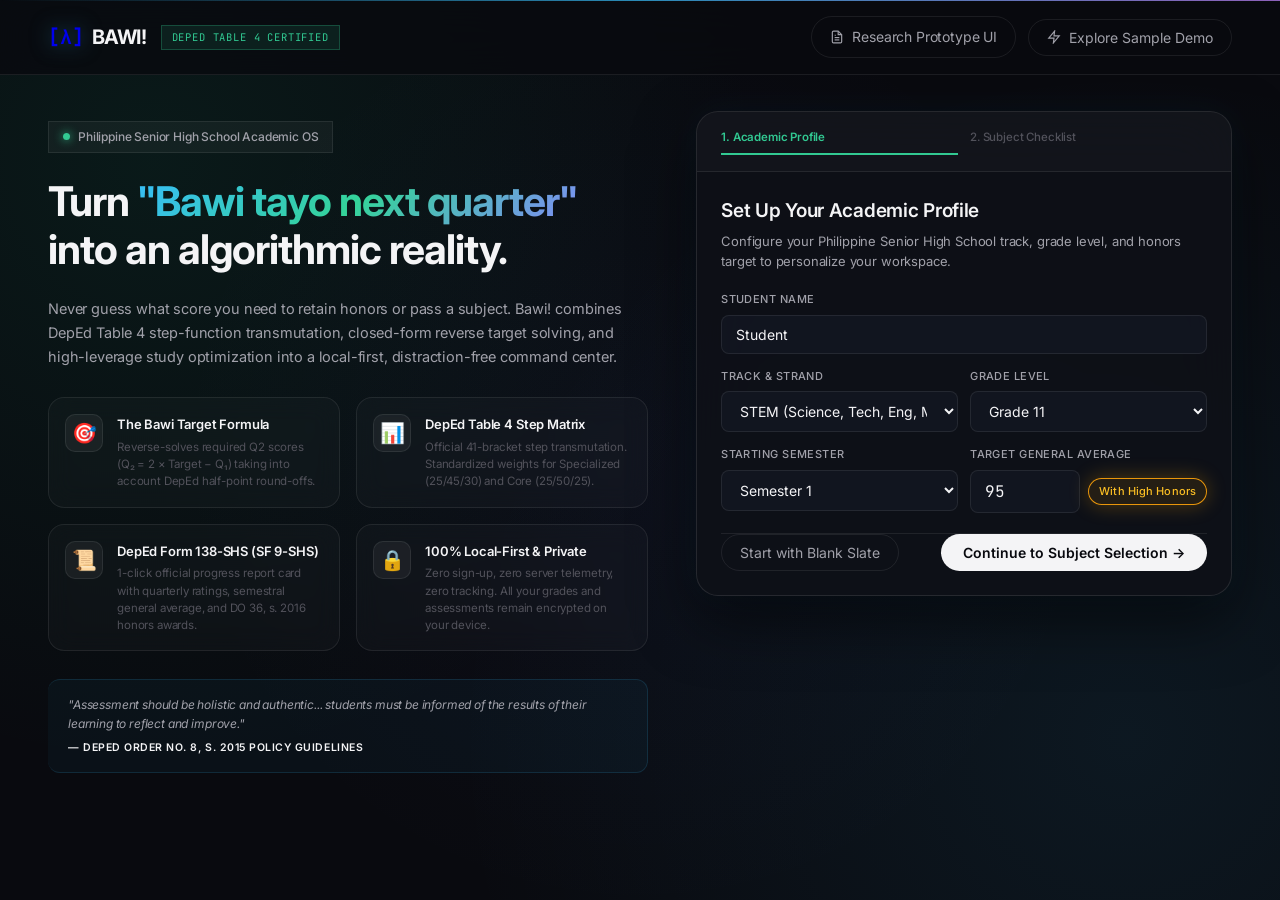
<file: Bawi!/welcome.html>
<!DOCTYPE html>
<html lang="en" data-theme="dark">
<head>
  <meta charset="UTF-8">
  <meta name="viewport" content="width=device-width, initial-scale=1.0, maximum-scale=1.0, user-scalable=no">
  <title>Welcome to Bawi! // Philippine Senior High School Academic OS</title>
  <meta name="description" content="Bawi! is a local-first, distraction-free academic operating system for Philippine Senior High School students. Featuring DepEd Table 4 transmutation, target simulation, and honors optimization.">
  <meta name="theme-color" content="#090A0F">

  <!-- Google Fonts: Inter Display, Inter & JetBrains Mono -->
  <link rel="preconnect" href="https://fonts.googleapis.com">
  <link rel="preconnect" href="https://fonts.gstatic.com" crossorigin>
  <link href="https://fonts.googleapis.com/css2?family=Inter:wght@300;400;500;600;700&family=JetBrains+Mono:wght@400;500;600&display=swap" rel="stylesheet">

  <!-- Stylesheets -->
  <link rel="stylesheet" href="css/tokens.css?v=3.1">
  <link rel="stylesheet" href="css/style.css?v=3.1">
  <link rel="manifest" href="manifest.json">
</head>
<body class="intro-active">

  <!-- Top Ambient Prismatic Light Streak -->
  <div class="prismatic-pulse-bar"></div>

  <!-- Standalone Intro Page & Split-Screen Command Center (Concept A) -->
  <div class="intro-page-wrapper" id="introPage" style="position:relative; width:100%; min-height:100vh;">
    <!-- Top Navbar inside Intro -->
    <header class="intro-navbar">
      <div class="intro-brand-row">
        <a href="welcome.html" class="intro-logo-pill" style="text-decoration:none;">
          <span class="symbol">[λ]</span>
          <span class="brand-title">Bawi!</span>
        </a>
        <span class="intro-deped-tag">DepEd Table 4 Certified</span>
      </div>

      <div class="intro-nav-actions">
        <a href="prototype.html" class="btn-ghost" title="Open Clean White Research Prototype UI" style="text-decoration:none;">
          <svg width="14" height="14" viewBox="0 0 24 24" fill="none" stroke="currentColor" stroke-width="2"><path d="M14 2H6a2 2 0 0 0-2 2v16a2 2 0 0 0 2 2h12a2 2 0 0 0 2-2V8z"></path><polyline points="14 2 14 8 20 8"></polyline><line x1="16" y1="13" x2="8" y2="13"></line><line x1="16" y1="17" x2="8" y2="17"></line><polyline points="10 9 9 9 8 9"></polyline></svg>
          <span>Research Prototype UI</span>
        </a>
        <button class="btn-ghost" onclick="WelcomeApp.exploreDemo()" title="Load Maria Santos (STEM Track) sample workspace">
          <svg width="14" height="14" viewBox="0 0 24 24" fill="none" stroke="currentColor" stroke-width="2"><polygon points="13 2 3 14 12 14 11 22 21 10 12 10 13 2"/></svg>
          <span>Explore Sample Demo</span>
        </button>
        <button class="btn-primary" id="introReturnToDashboardBtn" style="display:none;" onclick="WelcomeApp.returnToDashboard()">
          <span>Return to Dashboard →</span>
        </button>
      </div>
    </header>

    <!-- Split-Screen Body Container -->
    <main class="intro-split-container">
      <!-- Left Pane: Brand, Value Pillars, & Pedagogical Context -->
      <section class="intro-left-pane">
        <div class="intro-hero-badge">
          <span class="pulse-dot"></span>
          <span>Philippine Senior High School Academic OS</span>
        </div>

        <h1 class="intro-hero-title">
          Turn <span class="gradient-text">"Bawi tayo next quarter"</span> into an algorithmic reality.
        </h1>

        <p class="intro-hero-desc">
          Never guess what score you need to retain honors or pass a subject. Bawi! combines DepEd Table 4 step-function transmutation, closed-form reverse target solving, and high-leverage study optimization into a local-first, distraction-free command center.
        </p>

        <!-- 4 Key Pillars Grid -->
        <div class="intro-features-grid">
          <div class="intro-feature-card">
            <div class="intro-feature-icon">🎯</div>
            <div class="intro-feature-content">
              <div class="intro-feature-title">The Bawi Target Formula</div>
              <div class="intro-feature-text">
                Reverse-solves required Q2 scores (Q₂ = 2 × Target − Q₁) taking into account DepEd half-point round-offs.
              </div>
            </div>
          </div>

          <div class="intro-feature-card">
            <div class="intro-feature-icon">📊</div>
            <div class="intro-feature-content">
              <div class="intro-feature-title">DepEd Table 4 Step Matrix</div>
              <div class="intro-feature-text">
                Official 41-bracket step transmutation. Standardized weights for Specialized (25/45/30) and Core (25/50/25).
              </div>
            </div>
          </div>

          <div class="intro-feature-card">
            <div class="intro-feature-icon">📜</div>
            <div class="intro-feature-content">
              <div class="intro-feature-title">DepEd Form 138-SHS (SF 9-SHS)</div>
              <div class="intro-feature-text">
                1-click official progress report card with quarterly ratings, semestral general average, and DO 36, s. 2016 honors awards.
              </div>
            </div>
          </div>

          <div class="intro-feature-card">
            <div class="intro-feature-icon">🔒</div>
            <div class="intro-feature-content">
              <div class="intro-feature-title">100% Local-First & Private</div>
              <div class="intro-feature-text">
                Zero sign-up, zero server telemetry, zero tracking. All your grades and assessments remain encrypted on your device.
              </div>
            </div>
          </div>
        </div>

        <!-- DepEd Policy Citation Card -->
        <div class="intro-quote-card">
          <div class="intro-quote-text">
            "Assessment should be holistic and authentic... students must be informed of the results of their learning to reflect and improve."
          </div>
          <div class="intro-quote-author">— DepEd Order No. 8, s. 2015 Policy Guidelines</div>
        </div>
      </section>

      <!-- Right Pane: Integrated Setup Console -->
      <section class="intro-right-pane">
        <div class="intro-wizard-card">
          <!-- Step Progress Tabs -->
          <div class="onboarding-progress-bar">
            <div class="onboarding-step-indicator active" id="onboardingStepIndicator1" onclick="WelcomeApp.goToStep(1)">1. Academic Profile</div>
            <div class="onboarding-step-indicator" id="onboardingStepIndicator2" onclick="WelcomeApp.goToStep(2)">2. Subject Checklist</div>
          </div>

          <!-- Step 1: Profile & Strand Selection -->
          <div class="onboarding-step-content" id="onboardingStep1">
            <div class="onboarding-header">
              <h2 class="onboarding-title">Set Up Your Academic Profile</h2>
              <p class="onboarding-subtitle">Configure your Philippine Senior High School track, grade level, and honors target to personalize your workspace.</p>
            </div>

            <div class="form-group" style="margin-bottom:14px;">
              <label class="form-label">Student Name</label>
              <input type="text" class="form-input" id="onboardStudentName" placeholder="e.g. Maria Santos" value="Maria Santos">
            </div>

            <div style="display:grid; grid-template-columns: 1fr 1fr; gap:12px; margin-bottom:14px;">
              <div class="form-group">
                <label class="form-label">Track & Strand</label>
                <select class="form-select" id="onboardStrandSelect" onchange="WelcomeApp.onStrandChange()">
                  <option value="STEM">STEM (Science, Tech, Eng, Math)</option>
                  <option value="ABM">ABM (Accountancy, Business & Management)</option>
                  <option value="HUMSS">HUMSS (Humanities & Social Sciences)</option>
                  <option value="GAS">GAS (General Academic Strand)</option>
                  <option value="TVL">TVL (Technical-Vocational-Livelihood)</option>
                  <option value="Arts">Arts and Design Track</option>
                  <option value="Sports">Sports Track</option>
                </select>
              </div>
              <div class="form-group">
                <label class="form-label">Grade Level</label>
                <select class="form-select" id="onboardGradeLevel">
                  <option value="Grade 11">Grade 11</option>
                  <option value="Grade 12">Grade 12</option>
                </select>
              </div>
            </div>

            <div style="display:grid; grid-template-columns: 1fr 1fr; gap:12px; margin-bottom:18px;">
              <div class="form-group">
                <label class="form-label">Starting Semester</label>
                <select class="form-select" id="onboardSemesterSelect" onchange="WelcomeApp.onStrandChange()">
                  <option value="Semester 1">Semester 1</option>
                  <option value="Semester 2">Semester 2</option>
                </select>
              </div>
              <div class="form-group">
                <label class="form-label">Target General Average</label>
                <div style="display:flex; gap:8px; align-items:center;">
                  <input type="number" class="form-input mono-input" id="onboardTargetAverage" min="75" max="100" step="0.5" value="95" oninput="WelcomeApp.updateHonorsPreview()">
                  <span class="honors-badge-pill badge-high-honors" id="onboardHonorsBadge" style="font-size:11px; white-space:nowrap; padding:4px 10px;">With High Honors</span>
                </div>
              </div>
            </div>

            <div class="modal-footer" style="padding:0; margin-top:20px; display:flex; justify-content:space-between; align-items:center;">
              <button class="btn-ghost" onclick="WelcomeApp.startBlank()">Start with Blank Slate</button>
              <button class="btn-primary" onclick="WelcomeApp.goToStep(2)">
                Continue to Subject Selection →
              </button>
            </div>
          </div>

          <!-- Step 2: Multi-Select Subject Checklist -->
          <div class="onboarding-step-content" id="onboardingStep2" style="display:none;">
            <div class="onboarding-header">
              <div style="display:flex; justify-content:space-between; align-items:flex-start; flex-wrap:wrap; gap:12px;">
                <div>
                  <h2 class="onboarding-title">Select Your Enrolled Subjects</h2>
                  <p class="onboarding-subtitle">Check off only the subjects on your school schedule. Official DepEd weights will apply automatically.</p>
                </div>
                <div class="onboarding-selected-badge" id="onboardingSelectedCounter">
                  <span id="onboardingSelectedCount">0</span> Subjects Selected
                </div>
              </div>
            </div>

            <!-- Filter & Search Toolbar -->
            <div class="checklist-toolbar">
              <div class="checklist-search-box">
                <svg width="14" height="14" viewBox="0 0 24 24" fill="none" stroke="currentColor" stroke-width="2"><circle cx="11" cy="11" r="8"/><path d="m21 21-4.35-4.35"/></svg>
                <input type="text" class="checklist-search-input" id="onboardingChecklistSearch" placeholder="Filter subjects (e.g. 'Calculus', 'Oral', 'Science')..." oninput="WelcomeApp.filterChecklist()">
              </div>
              <div style="display:flex; gap:8px;">
                <button class="btn-ghost" style="font-size:11.5px; padding:4px 10px;" onclick="WelcomeApp.selectStrandRecommended()">Select Strand Typical Load</button>
                <button class="btn-ghost" style="font-size:11.5px; padding:4px 10px;" onclick="WelcomeApp.clearAllChecklist()">Clear All</button>
              </div>
            </div>

            <!-- Checklist scroll container -->
            <div class="checklist-scroll-area" id="onboardingChecklistContainer">
              <!-- Populated dynamically: Specialized, Core, Applied -->
            </div>

            <!-- Custom Subject Quick-Add Drawer -->
            <div class="custom-subject-drawer" id="onboardCustomDrawer">
              <button class="custom-subject-toggle-btn" onclick="WelcomeApp.toggleCustomDrawer()">
                <span>+ Add Institutional / School-Specific Subject</span>
                <span id="customDrawerArrow">▼</span>
              </button>
              <div class="custom-subject-form" id="onboardCustomForm" style="display:none; margin-top:10px;">
                <div style="display:grid; grid-template-columns: 2fr 1fr; gap:10px; margin-bottom:8px;">
                  <input type="text" class="form-input" id="onboardCustomName" placeholder="Subject Name (e.g. Christian Living / Robotics)">
                  <select class="form-select" id="onboardCustomClassification">
                    <option value="Specialized">Specialized (25/45/30)</option>
                    <option value="Core">Core Curriculum (25/50/25)</option>
                    <option value="Applied">Applied Track (25/50/25)</option>
                  </select>
                </div>
                <button class="btn-ghost" style="font-size:11px; padding:4px 12px;" onclick="WelcomeApp.addCustomSubject()">+ Add to Checklist</button>
              </div>
            </div>

            <div class="modal-footer" style="padding:0; margin-top:20px; display:flex; justify-content:space-between; align-items:center;">
              <button class="btn-ghost" onclick="WelcomeApp.goToStep(1)">← Back to Profile</button>
              <button class="btn-primary" id="onboardSubmitBtn" onclick="WelcomeApp.launchOS()">
                Launch Academic OS 🚀
              </button>
            </div>
          </div>
        </div>
      </section>
    </main>
  </div>

  <!-- Toast Notification Container -->
  <div class="toast-container" id="toastContainer"></div>

  <!-- Scripts -->
  <script src="js/deped-data.js"></script>
  <script src="js/store.js"></script>
  <script src="js/audio.js"></script>
  <script src="js/welcome.js"></script>
</body>
</html>
</file>
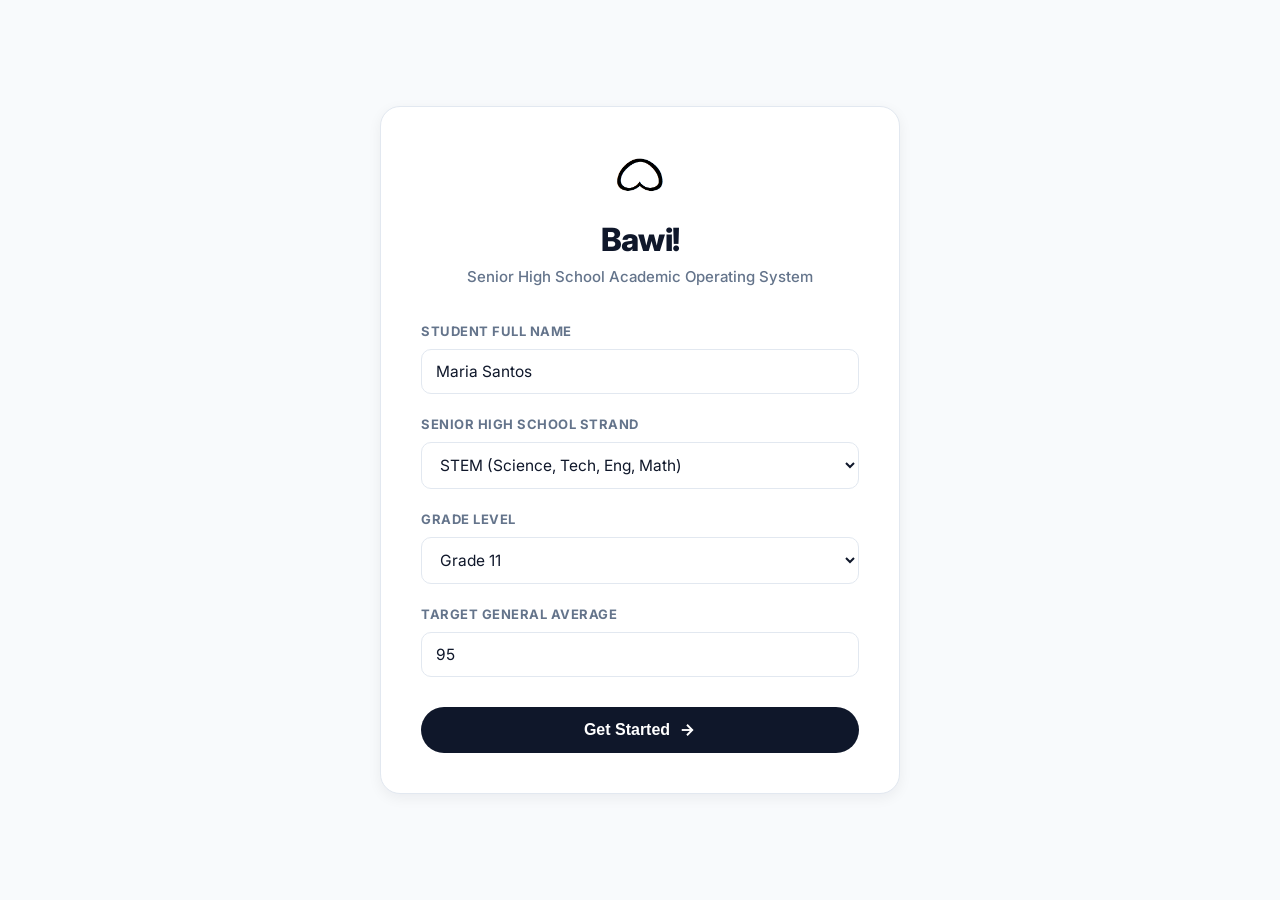
<file: Bawi!/prototype/welcome.html>
<!DOCTYPE html>
<html lang="en">
<head>
  <meta charset="UTF-8">
  <meta name="viewport" content="width=device-width, initial-scale=1.0">
  <title>Welcome to Bawi! - Senior High School Academic OS</title>
  <meta name="description" content="Senior High School Academic Operating System">
  <link rel="preconnect" href="https://fonts.googleapis.com">
  <link rel="preconnect" href="https://fonts.gstatic.com" crossorigin>
  <link href="https://fonts.googleapis.com/css2?family=Inter:wght@400;500;600;700;800&family=JetBrains+Mono:wght@500;600;700&display=swap" rel="stylesheet">
  <link rel="stylesheet" href="prototype.css">
  <style>
    /* Centered Welcome Page Layout */
    .welcome-viewport {
      min-height: 100vh;
      display: flex;
      flex-direction: column;
      align-items: center;
      justify-content: center;
      padding: 40px 20px;
      background-color: var(--canvas-bg);
    }

    .welcome-card {
      width: 100%;
      max-width: 520px;
      background: var(--surface-white);
      border: 1px solid var(--border-light);
      border-radius: var(--radius-lg);
      box-shadow: var(--shadow-md);
      padding: 40px;
    }

    .welcome-header {
      text-align: center;
      margin-bottom: 32px;
    }

    .welcome-logo {
      width: 58px;
      height: 58px;
      object-fit: contain;
      margin: 0 auto 16px auto;
      display: block;
    }

    .welcome-title {
      font-size: 32px;
      font-weight: 800;
      letter-spacing: -0.025em;
      color: var(--text-main);
      line-height: 1.2;
    }

    .welcome-subtitle {
      font-size: 15px;
      color: var(--text-muted);
      margin-top: 6px;
      font-weight: 500;
    }

    .welcome-form {
      display: flex;
      flex-direction: column;
      gap: 20px;
    }

    .welcome-btn-submit {
      width: 100%;
      padding: 14px;
      font-size: 16px;
      font-weight: 700;
      border-radius: var(--radius-pill);
      background: var(--primary);
      color: #ffffff;
      border: none;
      cursor: pointer;
      display: flex;
      align-items: center;
      justify-content: center;
      gap: 8px;
      margin-top: 10px;
      transition: background-color 0.15s ease;
    }

    .welcome-btn-submit:hover {
      background: var(--primary-hover);
    }

    .welcome-footer {
      text-align: center;
      margin-top: 24px;
      font-size: 13px;
      color: var(--text-muted);
    }
  </style>
</head>
<body>

  <div class="welcome-viewport">
    <div class="welcome-card">
      <div class="welcome-header">
        <img src="logo-ba.png" alt="Baybayin Ba Logo" class="welcome-logo">
        <h1 class="welcome-title">Bawi!</h1>
        <p class="welcome-subtitle">Senior High School Academic Operating System</p>
      </div>

      <form class="welcome-form" id="welcomeSetupForm" onsubmit="handleLaunch(event)">
        <div class="form-group-clean">
          <label>Student Full Name</label>
          <input type="text" id="welcomeStudentName" value="Juan Dela Cruz" required placeholder="Enter student name">
        </div>

        <div class="form-group-clean">
          <label>Senior High School Strand</label>
          <select id="welcomeStrand" required>
            <option value="STEM" selected>STEM (Science, Tech, Eng, Math)</option>
            <option value="ABM">ABM (Accountancy, Business, Management)</option>
            <option value="HUMSS">HUMSS (Humanities & Social Sciences)</option>
            <option value="TVL">TVL (Technical-Vocational-Livelihood)</option>
          </select>
        </div>

        <div class="form-group-clean">
          <label>Grade Level</label>
          <select id="welcomeGradeLevel" required>
            <option value="Grade 11">Grade 11</option>
            <option value="Grade 12" selected>Grade 12</option>
          </select>
        </div>

        <div class="form-group-clean">
          <label>Target General Average</label>
          <input type="number" id="welcomeTargetGrade" value="95" min="75" max="100" step="1" required placeholder="e.g. 95">
        </div>

        <button type="submit" class="welcome-btn-submit">
          <span>Get Started</span>
          <svg width="18" height="18" viewBox="0 0 24 24" fill="none" stroke="currentColor" stroke-width="2.5"><line x1="5" y1="12" x2="19" y2="12"/><polyline points="12 5 19 12 12 19"/></svg>
        </button>
      </form>
    </div>
  </div>

  <script>
    const STORAGE_KEY = 'bawi_canva_prototype_v2';

    // Populate existing state if present
    window.addEventListener('DOMContentLoaded', () => {
      const saved = localStorage.getItem(STORAGE_KEY);
      if (saved) {
        try {
          const parsed = JSON.parse(saved);
          if (parsed && parsed.profile) {
            document.getElementById('welcomeStudentName').value = parsed.profile.name || 'Juan Dela Cruz';
            document.getElementById('welcomeStrand').value = parsed.profile.strand || 'STEM';
            document.getElementById('welcomeGradeLevel').value = parsed.profile.gradeLevel || 'Grade 12';
            document.getElementById('welcomeTargetGrade').value = parsed.profile.targetGrade || 95;
          }
        } catch (e) {
          console.error(e);
        }
      }
    });

    function handleLaunch(event) {
      event.preventDefault();
      const name = document.getElementById('welcomeStudentName').value.trim() || 'Juan Dela Cruz';
      const strand = document.getElementById('welcomeStrand').value;
      const gradeLevel = document.getElementById('welcomeGradeLevel').value;
      const targetGrade = parseInt(document.getElementById('welcomeTargetGrade').value, 10) || 95;

      // Update or initialize prototype state
      let state = null;
      try {
        state = JSON.parse(localStorage.getItem(STORAGE_KEY));
      } catch (e) {}

      if (!state || !state.subjects) {
        // Let prototype.js initialize defaults, but prime profile
        state = {
          profile: {
            name,
            strand,
            gradeLevel,
            targetGrade
          }
        };
      } else {
        state.profile = {
          name,
          strand,
          gradeLevel,
          targetGrade
        };
      }

      localStorage.setItem(STORAGE_KEY, JSON.stringify(state));
      window.location.href = 'index.html';
    }
  </script>
</body>
</html>
</file>
<file: Bawi!/css/tokens.css>
/* ==========================================================================
   LUMINA // Senior High School Target Grade & Transmuted Grade OS
   Design System Tokens — Linear & Attio-Inspired Hyper-Minimalism
   ========================================================================== */

:root {
  /* Canvas & Glass Surfaces (Dark Mode Default) */
  --canvas-base: #090A0F;
  --canvas-surface: #0e1017;
  --glass-panel: rgba(18, 20, 29, 0.65);
  --glass-card: rgba(26, 29, 42, 0.45);
  --glass-card-hover: rgba(36, 40, 58, 0.60);
  --glass-elevated: rgba(30, 34, 50, 0.75);
  --glass-subtle: rgba(255, 255, 255, 0.03);
  
  /* 1px Hairline Borders */
  --border-hairline: rgba(255, 255, 255, 0.08);
  --border-hairline-hover: rgba(255, 255, 255, 0.16);
  --border-hairline-focus: rgba(255, 255, 255, 0.28);
  --border-subtle: rgba(255, 255, 255, 0.04);
  
  /* Typography Colors */
  --text-primary: #F4F4F6;
  --text-secondary: #A1A1AA;
  --text-tertiary: #52525B;
  --text-quaternary: #3F3F46;
  --text-inverse: #090A0F;

  /* Component Accents (DepEd SHS Tripartite Grading) */
  --ww-accent: rgba(96, 165, 250, 0.95);
  --ww-accent-glow: rgba(96, 165, 250, 0.25);
  --ww-accent-bg: rgba(96, 165, 250, 0.10);
  --ww-accent-border: rgba(96, 165, 250, 0.25);

  --pt-accent: rgba(168, 85, 247, 0.95);
  --pt-accent-glow: rgba(168, 85, 247, 0.25);
  --pt-accent-bg: rgba(168, 85, 247, 0.10);
  --pt-accent-border: rgba(168, 85, 247, 0.25);

  --qa-accent: rgba(244, 63, 94, 0.95);
  --qa-accent-glow: rgba(244, 63, 94, 0.25);
  --qa-accent-bg: rgba(244, 63, 94, 0.10);
  --qa-accent-border: rgba(244, 63, 94, 0.25);

  /* Status & Honors Accents */
  --status-emerald: rgba(52, 211, 153, 0.95);
  --status-emerald-glow: rgba(52, 211, 153, 0.30);
  --status-emerald-bg: rgba(52, 211, 153, 0.10);

  --status-amber: rgba(245, 158, 11, 0.95);
  --status-amber-glow: rgba(245, 158, 11, 0.30);
  --status-amber-bg: rgba(245, 158, 11, 0.10);

  --status-rose: rgba(244, 63, 94, 0.95);
  --status-rose-glow: rgba(244, 63, 94, 0.30);
  --status-rose-bg: rgba(244, 63, 94, 0.10);

  --status-opal-1: #38bdf8;
  --status-opal-2: #c084fc;
  --status-opal-3: #f472b6;

  --blur-panel: blur(20px) saturate(180%);
  --blur-card: blur(16px) saturate(180%);
  --blur-modal: blur(16px) saturate(180%);

  /* Border Radii */
  --radius-xs: 4px;
  --radius-sm: 8px;
  --radius-md: 12px;
  --radius-lg: 16px;
  --radius-xl: 22px;
  --radius-pill: 9999px;

  /* Typography Scales */
  --font-sans: 'Inter', -apple-system, BlinkMacSystemFont, "Segoe UI", Roboto, sans-serif;
  --font-display: 'Inter Display', 'Inter', -apple-system, sans-serif;
  --font-mono: 'Geist Mono', 'JetBrains Mono', ui-monospace, SFMono-Regular, monospace;

  /* Spring Physics Timing */
  --spring-micro: all 0.22s cubic-bezier(0.16, 1, 0.3, 1);
  --spring-smooth: all 0.35s cubic-bezier(0.16, 1, 0.3, 1);
  --spring-modal: transform 0.4s cubic-bezier(0.16, 1, 0.3, 1), opacity 0.3s ease;
  
  /* Shadow Elevation */
  --shadow-subtle: 0 4px 20px -2px rgba(0, 0, 0, 0.35);
  --shadow-elevated: 0 12px 36px -4px rgba(0, 0, 0, 0.55);
  --shadow-bloom: 0 0 30px rgba(52, 211, 153, 0.35);
}

/* Light Theme Variables (Crystalline Clean Alabaster) */
[data-theme="light"] {
  --canvas-base: #F8F9FC;
  --canvas-surface: #EFF1F7;
  --glass-panel: rgba(255, 255, 255, 0.80);
  --glass-card: rgba(255, 255, 255, 0.65);
  --glass-card-hover: rgba(255, 255, 255, 0.90);
  --glass-elevated: rgba(255, 255, 255, 0.95);
  --glass-subtle: rgba(0, 0, 0, 0.02);

  --border-hairline: rgba(0, 0, 0, 0.08);
  --border-hairline-hover: rgba(0, 0, 0, 0.16);
  --border-hairline-focus: rgba(0, 0, 0, 0.28);
  --border-subtle: rgba(0, 0, 0, 0.04);

  --text-primary: #0F1117;
  --text-secondary: #52525B;
  --text-tertiary: #A1A1AA;
  --text-quaternary: #D4D4D8;
  --text-inverse: #F4F4F6;

  --ww-accent: rgba(37, 99, 235, 0.95);
  --ww-accent-glow: rgba(37, 99, 235, 0.18);
  --ww-accent-bg: rgba(37, 99, 235, 0.08);
  --ww-accent-border: rgba(37, 99, 235, 0.20);

  --pt-accent: rgba(147, 51, 234, 0.95);
  --pt-accent-glow: rgba(147, 51, 234, 0.18);
  --pt-accent-bg: rgba(147, 51, 234, 0.08);
  --pt-accent-border: rgba(147, 51, 234, 0.20);

  --qa-accent: rgba(225, 29, 72, 0.95);
  --qa-accent-glow: rgba(225, 29, 72, 0.18);
  --qa-accent-bg: rgba(225, 29, 72, 0.08);
  --qa-accent-border: rgba(225, 29, 72, 0.20);

  --status-emerald: rgba(16, 185, 129, 0.95);
  --status-emerald-glow: rgba(16, 185, 129, 0.20);
  --status-emerald-bg: rgba(16, 185, 129, 0.08);

  --status-amber: rgba(217, 119, 6, 0.95);
  --status-amber-glow: rgba(217, 119, 6, 0.20);
  --status-amber-bg: rgba(217, 119, 6, 0.08);

  --status-rose: rgba(225, 29, 72, 0.95);
  --status-rose-glow: rgba(225, 29, 72, 0.20);
  --status-rose-bg: rgba(225, 29, 72, 0.08);

  --shadow-subtle: 0 4px 20px -2px rgba(0, 0, 0, 0.06);
  --shadow-elevated: 0 12px 36px -4px rgba(0, 0, 0, 0.12);
  --shadow-bloom: 0 0 25px rgba(16, 185, 129, 0.25);
}
</file>
<file: Bawi!/css/style.css>
/* ==========================================================================
   LUMINA // Core Stylesheet
   Linear & Attio-Inspired Hyper-Minimalism, Frosted Glass, 1px Hairlines
   ========================================================================== */

@import url('./tokens.css');

/* Universal Reset & Optical Polish */
*, *::before, *::after {
  box-sizing: border-box;
  margin: 0;
  padding: 0;
  -webkit-font-smoothing: antialiased;
  -moz-osx-font-smoothing: grayscale;
}

html, body {
  background-color: var(--canvas-base);
  color: var(--text-primary);
  font-family: var(--font-sans);
  font-size: 16px;
  line-height: 1.6;
  font-weight: 400;
  min-height: 100vh;
  letter-spacing: -0.01em;
  overflow-x: hidden;
  transition: background-color 0.3s ease, color 0.3s ease;
}

/* Custom Sleek Scrollbar */
* {
  scrollbar-width: thin;
  scrollbar-color: rgba(255, 255, 255, 0.16) transparent;
}

::-webkit-scrollbar {
  width: 8px;
  height: 8px;
}

::-webkit-scrollbar-track {
  background: transparent;
}

::-webkit-scrollbar-thumb {
  background: rgba(255, 255, 255, 0.16);
  border-radius: var(--radius-pill);
}

::-webkit-scrollbar-thumb:hover {
  background: rgba(255, 255, 255, 0.32);
}

/* Background Subtle Mesh Glow */
body::before {
  content: '';
  position: fixed;
  top: 0;
  left: 50%;
  transform: translateX(-50%);
  width: 1000px;
  height: 500px;
  background: radial-gradient(circle at 50% 0%, rgba(96, 165, 250, 0.05) 0%, rgba(168, 85, 247, 0.04) 40%, transparent 80%);
  pointer-events: none;
  z-index: 0;
}

/* Ambient Prismatic Top Pulse Streak */
.prismatic-pulse-bar {
  position: fixed;
  top: 0;
  left: 0;
  right: 0;
  height: 1px;
  background: linear-gradient(90deg, transparent, rgba(56, 189, 248, 0.9), rgba(192, 132, 252, 0.9), rgba(244, 114, 182, 0.9), transparent);
  background-size: 200% 100%;
  animation: pulseStreak 4s linear infinite;
  z-index: 9999;
  opacity: 0.8;
}

@keyframes pulseStreak {
  0% { background-position: 100% 0; }
  100% { background-position: -100% 0; }
}

/* Base Typographic Hierarchy */
h1, h2, h3, h4, .font-display {
  font-family: var(--font-display);
  font-weight: 300;
  letter-spacing: -0.025em;
  color: var(--text-primary);
}

.mono {
  font-family: var(--font-mono);
  font-feature-settings: "tnum" 1, "zero" 1;
}

/* ==========================================================================
   Header & Glass Navigation Shell
   ========================================================================== */

.app-shell {
  display: flex;
  flex-direction: column;
  min-height: 100vh;
  position: relative;
  z-index: 1;
}

.top-header {
  position: sticky;
  top: 0;
  height: 48px;
  background: var(--glass-panel);
  backdrop-filter: var(--blur-panel);
  -webkit-backdrop-filter: var(--blur-panel);
  border-bottom: 1px solid var(--border-hairline);
  display: flex;
  align-items: center;
  justify-content: space-between;
  padding: 0 24px;
  z-index: 100;
}

.header-left {
  display: flex;
  align-items: center;
  gap: 12px;
}

.brand-monogram {
  font-family: var(--font-display);
  font-weight: 300;
  font-size: 18px;
  color: var(--text-primary);
  display: flex;
  align-items: center;
  gap: 6px;
  cursor: pointer;
  user-select: none;
}

.brand-monogram .symbol {
  color: var(--status-emerald);
  font-weight: 400;
}

.brand-title {
  font-size: 12px;
  font-weight: 400;
  letter-spacing: 0.08em;
  text-transform: uppercase;
  color: var(--text-secondary);
}

.header-divider {
  width: 1px;
  height: 14px;
  background: var(--border-hairline);
}

.semester-badge {
  font-size: 11px;
  color: var(--text-secondary);
  background: var(--glass-subtle);
  border: 1px solid var(--border-subtle);
  padding: 2px 8px;
  border-radius: var(--radius-pill);
  cursor: pointer;
  transition: var(--spring-micro);
}

.semester-badge:hover {
  color: var(--text-primary);
  border-color: var(--border-hairline-hover);
}

/* Navigation Segmented Glass Pill Bar */
.nav-pill-container {
  display: flex;
  align-items: center;
  background: var(--glass-card);
  border: 1px solid var(--border-hairline);
  padding: 2px;
  border-radius: var(--radius-pill);
  position: relative;
}

.nav-tab-btn {
  background: transparent;
  border: none;
  color: var(--text-secondary);
  font-family: var(--font-sans);
  font-size: 12px;
  font-weight: 400;
  padding: 5px 14px;
  border-radius: var(--radius-pill);
  cursor: pointer;
  transition: var(--spring-micro);
  position: relative;
  z-index: 2;
  white-space: nowrap;
  display: flex;
  align-items: center;
  gap: 6px;
}

.nav-tab-btn:hover {
  color: var(--text-primary);
}

.nav-tab-btn.active {
  color: var(--text-primary);
  font-weight: 500;
}

.nav-pill-indicator {
  position: absolute;
  top: 2px;
  bottom: 2px;
  background: var(--glass-card-hover);
  border: 1px solid var(--border-hairline-hover);
  border-radius: var(--radius-pill);
  transition: var(--spring-smooth);
  z-index: 1;
  pointer-events: none;
}

/* Header Right Actions */
.header-right {
  display: flex;
  align-items: center;
  gap: 10px;
}

.header-badge {
  font-size: 11px;
  padding: 3px 10px;
  border-radius: var(--radius-pill);
  background: var(--glass-subtle);
  border: 1px solid var(--border-hairline);
  color: var(--text-secondary);
  display: flex;
  align-items: center;
  gap: 6px;
  cursor: pointer;
  transition: var(--spring-micro);
}

.header-badge:hover {
  color: var(--text-primary);
  border-color: var(--border-hairline-hover);
}

.header-badge .dot {
  width: 6px;
  height: 6px;
  border-radius: 50%;
  background: var(--status-emerald);
}

.icon-btn {
  width: 28px;
  height: 28px;
  border-radius: 50%;
  background: var(--glass-subtle);
  border: 1px solid var(--border-hairline);
  color: var(--text-secondary);
  display: flex;
  align-items: center;
  justify-content: center;
  cursor: pointer;
  transition: var(--spring-micro);
  padding: 0;
}

.icon-btn:hover {
  background: var(--glass-card-hover);
  color: var(--text-primary);
  border-color: var(--border-hairline-hover);
  transform: scale(1.04);
}

.cmd-k-trigger {
  font-family: var(--font-mono);
  font-size: 11px;
  background: var(--glass-subtle);
  border: 1px solid var(--border-hairline);
  color: var(--text-secondary);
  padding: 3px 8px;
  border-radius: var(--radius-sm);
  cursor: pointer;
  display: flex;
  align-items: center;
  gap: 6px;
  transition: var(--spring-micro);
}

.cmd-k-trigger:hover {
  color: var(--text-primary);
  border-color: var(--border-hairline-hover);
}

.cmd-k-trigger kbd {
  font-size: 10px;
  background: rgba(255, 255, 255, 0.08);
  padding: 1px 4px;
  border-radius: 3px;
}

/* ==========================================================================
   Main View Container & Layout
   ========================================================================== */

.main-content {
  flex: 1;
  min-width: 0;
  width: 100%;
  box-sizing: border-box;
  padding: 32px 32px 64px;
}

.tab-view {
  display: none;
  width: 100%;
  max-width: 1680px;
  margin: 0 auto;
  animation: fadeIn 0.3s cubic-bezier(0.16, 1, 0.3, 1);
}

.tab-view.active {
  display: block;
}

@keyframes fadeIn {
  from {
    opacity: 0;
    transform: translateY(4px);
  }
  to {
    opacity: 1;
    transform: translateY(0);
  }
}

/* Common Section Header */
.section-header-row {
  display: flex;
  align-items: flex-end;
  justify-content: space-between;
  margin-bottom: 28px;
  gap: 16px;
}

.section-title {
  font-size: 32px;
  font-weight: 500;
  letter-spacing: -0.025em;
  color: var(--text-primary);
  display: flex;
  align-items: center;
  gap: 12px;
}

.section-subtitle {
  font-size: 16px;
  color: var(--text-secondary);
  margin-top: 6px;
  font-weight: 400;
}

/* Glass Surface Cards */
.glass-card {
  background: var(--glass-card);
  backdrop-filter: var(--blur-card);
  -webkit-backdrop-filter: var(--blur-card);
  border: 1px solid var(--border-hairline);
  border-radius: var(--radius-lg);
  padding: 24px;
  position: relative;
  transition: var(--spring-micro);
}

.glass-card.interactive:hover {
  background: var(--glass-card-hover);
  border-color: var(--border-hairline-hover);
  transform: translateY(-2px) scale(1.004);
  box-shadow: var(--shadow-subtle);
}

/* ==========================================================================
   Tab 1: Executive Analytics Dashboard
   ========================================================================== */

.dashboard-hero-grid {
  display: grid;
  grid-template-columns: 1.4fr 1fr;
  gap: 20px;
  margin-bottom: 24px;
}

.hero-gpa-card {
  display: flex;
  flex-direction: column;
  justify-content: space-between;
  padding: 32px;
  position: relative;
  overflow: hidden;
}

.hero-gpa-card::after {
  content: '';
  position: absolute;
  top: -60px;
  right: -60px;
  width: 220px;
  height: 220px;
  background: radial-gradient(circle, var(--status-emerald-glow) 0%, transparent 70%);
  pointer-events: none;
  filter: blur(20px);
}

.hero-metric-label {
  font-size: 13px;
  font-weight: 500;
  text-transform: uppercase;
  letter-spacing: 0.08em;
  color: var(--text-secondary);
  display: flex;
  align-items: center;
  justify-content: space-between;
}

.hero-gpa-number-row {
  display: flex;
  align-items: baseline;
  gap: 18px;
  margin: 18px 0 24px;
}

.display-hero-gpa {
  font-family: var(--font-display);
  font-size: 60px;
  font-weight: 400;
  line-height: 1;
  letter-spacing: -0.04em;
  color: var(--text-primary);
}

.initial-gpa-readout {
  font-size: 16px;
  color: var(--text-secondary);
  font-family: var(--font-mono);
}

.initial-gpa-readout span {
  color: var(--text-primary);
}

/* Honors Distinction Badges */
.honors-badge-pill {
  display: inline-flex;
  align-items: center;
  gap: 10px;
  padding: 8px 18px;
  border-radius: var(--radius-pill);
  font-size: 14px;
  font-weight: 500;
  letter-spacing: 0.01em;
  border: 1px solid var(--border-hairline);
  background: var(--glass-subtle);
  transition: var(--spring-smooth);
}

.honors-badge-pill.badge-highest-honors {
  background: linear-gradient(135deg, rgba(56, 189, 248, 0.15), rgba(192, 132, 252, 0.20), rgba(244, 114, 182, 0.15));
  border-color: rgba(192, 132, 252, 0.4);
  color: #f1f5f9;
  box-shadow: 0 0 20px rgba(192, 132, 252, 0.25);
}

.honors-badge-pill.badge-high-honors {
  background: var(--status-amber-bg);
  border-color: var(--status-amber);
  color: #fbbf24;
  box-shadow: 0 0 20px var(--status-amber-glow);
}

.honors-badge-pill.badge-honors {
  background: var(--status-emerald-bg);
  border-color: var(--status-emerald);
  color: #34d399;
  box-shadow: 0 0 20px var(--status-emerald-glow);
}

.honors-badge-pill.badge-standing {
  background: var(--glass-subtle);
  border-color: var(--border-hairline);
  color: var(--text-secondary);
}

/* Honors Proximity Delta Meter Card */
.proximity-meter-card {
  display: flex;
  flex-direction: column;
  justify-content: space-between;
  padding: 28px;
}

.proximity-delta-readout {
  font-size: 15px;
  font-weight: 400;
  color: var(--text-primary);
  margin: 12px 0 16px;
  line-height: 1.4;
}

.proximity-delta-readout strong {
  font-family: var(--font-mono);
  color: var(--status-amber);
  font-weight: 500;
}

.gauge-track {
  width: 100%;
  height: 6px;
  background: var(--glass-subtle);
  border: 1px solid var(--border-hairline);
  border-radius: var(--radius-pill);
  overflow: hidden;
  position: relative;
}

.gauge-fill {
  height: 100%;
  border-radius: var(--radius-pill);
  background: linear-gradient(90deg, var(--status-emerald), var(--status-amber));
  transition: width 0.6s cubic-bezier(0.16, 1, 0.3, 1);
}

/* High-Leverage Study Allocator Card */
.leverage-card {
  margin-bottom: 24px;
  border-left: 2px solid var(--status-emerald);
  background: linear-gradient(135deg, rgba(52, 211, 153, 0.05) 0%, var(--glass-card) 60%);
}

.leverage-header {
  display: flex;
  align-items: center;
  justify-content: space-between;
  margin-bottom: 10px;
}

.leverage-tag {
  font-size: 11px;
  font-weight: 500;
  text-transform: uppercase;
  letter-spacing: 0.06em;
  color: var(--status-emerald);
  display: flex;
  align-items: center;
  gap: 6px;
}

.leverage-desc {
  font-size: 13px;
  color: var(--text-primary);
  line-height: 1.5;
}

/* Subject Health Grid */
.dashboard-subjects-grid {
  display: grid;
  grid-template-columns: repeat(auto-fill, minmax(280px, 1fr));
  gap: 16px;
}

.mini-subject-card {
  padding: 18px;
  display: flex;
  flex-direction: column;
  justify-content: space-between;
  cursor: pointer;
}

.mini-card-top {
  display: flex;
  align-items: flex-start;
  justify-content: space-between;
  margin-bottom: 14px;
}

.mini-subject-title {
  font-size: 14px;
  font-weight: 400;
  color: var(--text-primary);
  line-height: 1.3;
  margin-right: 8px;
}

.mini-subject-strand {
  font-size: 10px;
  text-transform: uppercase;
  color: var(--text-secondary);
  letter-spacing: 0.04em;
  margin-top: 2px;
}

.mini-subject-grade {
  font-family: var(--font-display);
  font-size: 26px;
  font-weight: 300;
  color: var(--text-primary);
  line-height: 1;
}

.mini-sparkline-box {
  height: 28px;
  width: 100%;
  margin: 10px 0;
}

.mini-card-bottom {
  display: flex;
  align-items: center;
  justify-content: space-between;
  font-size: 11px;
  color: var(--text-secondary);
  padding-top: 10px;
  border-top: 1px solid var(--border-subtle);
}

/* ==========================================================================
   Tab 2: The Pipeline (Subjects Hub & Management)
   ========================================================================== */

.pipeline-toolbar {
  display: flex;
  align-items: center;
  justify-content: space-between;
  margin-bottom: 20px;
  flex-wrap: wrap;
  gap: 12px;
}

.filter-chip-group {
  display: flex;
  align-items: center;
  gap: 6px;
}

.filter-chip {
  background: var(--glass-card);
  border: 1px solid var(--border-hairline);
  color: var(--text-secondary);
  padding: 6px 16px;
  border-radius: var(--radius-pill);
  font-size: 14px;
  cursor: pointer;
  transition: var(--spring-micro);
}

.filter-chip:hover {
  color: var(--text-primary);
  border-color: var(--border-hairline-hover);
}

.filter-chip.active {
  background: var(--glass-card-hover);
  color: var(--text-primary);
  border-color: var(--border-hairline-focus);
}

.btn-primary {
  background: var(--text-primary);
  color: var(--text-inverse);
  border: none;
  font-family: var(--font-sans);
  font-size: 14px;
  font-weight: 600;
  padding: 10px 22px;
  border-radius: var(--radius-pill);
  cursor: pointer;
  display: inline-flex;
  align-items: center;
  gap: 8px;
  transition: var(--spring-micro);
}

.btn-primary:hover {
  transform: translateY(-1px);
  box-shadow: 0 4px 14px rgba(255, 255, 255, 0.22);
}

.btn-ghost {
  background: transparent;
  color: var(--text-secondary);
  border: 1px solid var(--border-hairline);
  font-family: var(--font-sans);
  font-size: 14px;
  padding: 9px 18px;
  border-radius: var(--radius-pill);
  cursor: pointer;
  display: inline-flex;
  align-items: center;
  gap: 8px;
  transition: var(--spring-micro);
}

.btn-ghost:hover {
  color: var(--text-primary);
  border-color: var(--border-hairline-hover);
  background: var(--glass-subtle);
}

.pipeline-grid {
  display: grid;
  grid-template-columns: repeat(auto-fill, minmax(400px, 1fr));
  gap: 24px;
}

.pipeline-subject-card {
  padding: 28px;
  border-radius: var(--radius-xl);
  cursor: pointer;
}

.pipeline-card-header {
  display: flex;
  align-items: flex-start;
  justify-content: space-between;
  margin-bottom: 16px;
}

.pipeline-subject-title {
  font-size: 20px;
  font-weight: 500;
  color: var(--text-primary);
  letter-spacing: -0.015em;
  margin-bottom: 6px;
}

.pipeline-meta-row {
  display: flex;
  align-items: center;
  gap: 8px;
}

.category-tag {
  font-size: 12px;
  font-weight: 500;
  text-transform: uppercase;
  letter-spacing: 0.05em;
  padding: 3px 8px;
  border-radius: var(--radius-xs);
  background: var(--glass-subtle);
  border: 1px solid var(--border-subtle);
  color: var(--text-secondary);
}

/* Tripartite Weight Bar (WW, PT, QA) */
.tripartite-bar {
  display: flex;
  height: 4px;
  width: 100%;
  border-radius: var(--radius-pill);
  overflow: hidden;
  margin: 16px 0;
  background: var(--border-hairline);
}

.tripartite-segment {
  height: 100%;
  transition: width 0.4s ease;
}

.tripartite-segment.ww {
  background: var(--ww-accent);
}

.tripartite-segment.pt {
  background: var(--pt-accent);
}

.tripartite-segment.qa {
  background: var(--qa-accent);
}

.tripartite-labels {
  display: flex;
  justify-content: space-between;
  font-size: 10px;
  color: var(--text-secondary);
  font-family: var(--font-mono);
  margin-bottom: 16px;
}

.tripartite-labels .indicator {
  display: inline-block;
  width: 6px;
  height: 6px;
  border-radius: 50%;
  margin-right: 4px;
}

.tripartite-labels .indicator.ww { background: var(--ww-accent); }
.tripartite-labels .indicator.pt { background: var(--pt-accent); }
.tripartite-labels .indicator.qa { background: var(--qa-accent); }

.pipeline-metrics-row {
  display: flex;
  align-items: flex-end;
  justify-content: space-between;
  padding-top: 14px;
  border-top: 1px solid var(--border-hairline);
}

.pipeline-tg-box {
  display: flex;
  align-items: baseline;
  gap: 8px;
}

.pipeline-tg-number {
  font-family: var(--font-display);
  font-size: 34px;
  font-weight: 400;
  line-height: 1;
  color: var(--status-emerald);
}

.pipeline-raw-ig {
  font-family: var(--font-mono);
  font-size: 12px;
  color: var(--text-secondary);
}

.pipeline-subject-card.priority-focus {
  border-color: rgba(245, 158, 11, 0.45);
  box-shadow: 0 0 24px rgba(245, 158, 11, 0.12);
  background: linear-gradient(180deg, rgba(245, 158, 11, 0.05) 0%, var(--glass-card) 100%);
}

.priority-focus-badge {
  display: inline-flex;
  align-items: center;
  gap: 5px;
  font-size: 11px;
  font-weight: 500;
  padding: 3px 8px;
  border-radius: var(--radius-pill);
  background: rgba(245, 158, 11, 0.15);
  border: 1px solid rgba(245, 158, 11, 0.35);
  color: #fbbf24;
}

.target-status-pill {
  font-size: 11px;
  padding: 3px 8px;
  border-radius: var(--radius-pill);
  display: inline-flex;
  align-items: center;
  gap: 5px;
  border: 1px solid var(--border-subtle);
}

.target-status-pill.met {
  color: var(--status-emerald);
  background: var(--status-emerald-bg);
  border-color: rgba(52, 211, 153, 0.3);
}

.target-status-pill.pending {
  color: var(--text-secondary);
  background: var(--glass-subtle);
  border-color: var(--border-subtle);
}

.target-status-pill.pending {
  color: var(--status-amber);
  background: var(--status-amber-bg);
  border-color: rgba(245, 158, 11, 0.3);
}

/* ==========================================================================
   Tab 3: Dynamic Subject Deep-Dive (Tri-Pane Gradebook)
   ========================================================================== */

.subject-workspace-header {
  margin-bottom: 24px;
}

.breadcrumb-nav {
  display: flex;
  align-items: center;
  gap: 8px;
  font-size: 13px;
  color: var(--text-secondary);
  margin-bottom: 12px;
}

.breadcrumb-nav a {
  color: var(--text-secondary);
  text-decoration: none;
  cursor: pointer;
  transition: var(--spring-micro);
}

.breadcrumb-nav a:hover {
  color: var(--text-primary);
}

.breadcrumb-nav .sep {
  color: var(--text-tertiary);
}

.subject-title-row {
  display: flex;
  align-items: center;
  justify-content: space-between;
  flex-wrap: wrap;
  gap: 16px;
}

.subject-switcher-arrows {
  display: flex;
  align-items: center;
  gap: 6px;
}

.subject-stats-bar {
  display: grid;
  grid-template-columns: 1.3fr 1.1fr 1.1fr 1fr 0.9fr;
  gap: 28px;
  align-items: center;
  margin-top: 18px;
  margin-bottom: 28px;
  padding: 22px 30px;
  border-radius: var(--radius-lg);
  background: var(--glass-card);
  backdrop-filter: var(--blur-card);
  -webkit-backdrop-filter: var(--blur-card);
  border: 1px solid var(--border-hairline);
  box-shadow: var(--shadow-subtle);
  position: relative;
}

.stat-item {
  display: flex;
  flex-direction: column;
  gap: 6px;
  position: relative;
}

.stat-item:not(:last-child)::after {
  content: '';
  position: absolute;
  right: -14px;
  top: 10%;
  height: 80%;
  width: 1px;
  background: var(--border-hairline);
}

.stat-item .label {
  font-size: 11.5px;
  font-weight: 600;
  text-transform: uppercase;
  letter-spacing: 0.08em;
  color: var(--text-secondary);
}

.stat-val-row {
  display: flex;
  align-items: baseline;
  gap: 10px;
  flex-wrap: wrap;
}

.stat-item .val {
  font-family: var(--font-mono);
  font-size: 26px;
  font-weight: 600;
  color: var(--text-primary);
  line-height: 1.1;
  letter-spacing: -0.02em;
}

.stat-item .val .unit {
  font-size: 15px;
  font-weight: 400;
  opacity: 0.7;
  margin-left: 2px;
}

.stat-item.hero-stat .val {
  font-size: 38px;
  font-weight: 700;
  font-family: var(--font-display), var(--font-sans);
}

.stat-sub {
  font-size: 11.5px;
  color: var(--text-tertiary);
  font-family: var(--font-sans);
  font-weight: 500;
}

.stat-sub.text-emerald {
  color: var(--status-emerald);
}

.stat-sub.text-amber {
  color: var(--status-amber);
}

.stat-progress-track {
  width: 100%;
  max-width: 160px;
  height: 6px;
  background: rgba(255, 255, 255, 0.08);
  border-radius: var(--radius-pill);
  overflow: hidden;
  margin-top: 4px;
}

.stat-progress-fill {
  height: 100%;
  background: linear-gradient(90deg, var(--ww-accent), var(--status-emerald));
  border-radius: var(--radius-pill);
  transition: width 0.4s ease;
}

/* ==========================================================================
   Quarter Segmented Control & The Bawi Formula Banner
   ========================================================================== */

.subject-quarter-switcher {
  display: inline-flex;
  background: rgba(0, 0, 0, 0.35);
  padding: 3px;
  border-radius: var(--radius-pill);
  border: 1px solid var(--border-hairline);
  gap: 2px;
}

.quarter-tab-btn {
  background: transparent;
  border: 1px solid transparent;
  color: var(--text-secondary);
  font-size: 12px;
  font-weight: 500;
  padding: 6px 14px;
  border-radius: var(--radius-pill);
  cursor: pointer;
  transition: var(--spring-micro);
  display: flex;
  align-items: center;
  gap: 6px;
}

.quarter-tab-btn:hover {
  color: var(--text-primary);
  background: rgba(255, 255, 255, 0.04);
}

.quarter-tab-btn.active {
  background: var(--glass-card-hover);
  color: var(--text-primary);
  border-color: var(--border-hairline-hover);
  box-shadow: 0 2px 8px rgba(0, 0, 0, 0.25);
}

.quarter-tab-btn .bawi-badge {
  font-size: 9.5px;
  padding: 1px 7px;
  border-radius: var(--radius-pill);
  background: rgba(245, 158, 11, 0.2);
  color: #fbbf24;
  border: 1px solid rgba(245, 158, 11, 0.4);
  text-transform: uppercase;
  font-weight: 600;
  letter-spacing: 0.05em;
}

/* The Bawi Formula Card */
.bawi-banner-wrap {
  margin-top: -6px;
  margin-bottom: 24px;
}

.bawi-formula-card {
  display: flex;
  align-items: center;
  justify-content: space-between;
  gap: 24px;
  padding: 22px 28px;
  border-radius: var(--radius-lg);
  background: linear-gradient(135deg, rgba(245, 158, 11, 0.09) 0%, rgba(18, 20, 30, 0.8) 100%);
  border: 1px solid rgba(245, 158, 11, 0.28);
  box-shadow: 0 4px 20px -2px rgba(0, 0, 0, 0.4);
  position: relative;
  overflow: hidden;
}

.bawi-formula-card.status-locked {
  background: linear-gradient(135deg, rgba(52, 211, 153, 0.09) 0%, rgba(18, 20, 30, 0.8) 100%);
  border-color: rgba(52, 211, 153, 0.28);
}

.bawi-formula-card.status-unreachable {
  background: linear-gradient(135deg, rgba(244, 63, 94, 0.09) 0%, rgba(18, 20, 30, 0.8) 100%);
  border-color: rgba(244, 63, 94, 0.28);
}

.bawi-card-left {
  flex: 1;
  min-width: 0;
}

.bawi-card-tag {
  display: inline-flex;
  align-items: center;
  gap: 6px;
  font-family: var(--font-mono);
  font-size: 11px;
  font-weight: 600;
  text-transform: uppercase;
  letter-spacing: 0.08em;
  padding: 3px 10px;
  border-radius: var(--radius-pill);
  margin-bottom: 8px;
  background: var(--status-amber-bg);
  border: 1px solid var(--status-amber);
  color: #fbbf24;
}

.bawi-formula-card.status-locked .bawi-card-tag {
  background: var(--status-emerald-bg);
  border-color: var(--status-emerald);
  color: #34d399;
}

.bawi-formula-card.status-unreachable .bawi-card-tag {
  background: var(--status-rose-bg);
  border-color: var(--status-rose);
  color: #f43f5e;
}

.bawi-card-headline {
  font-size: 19px;
  font-weight: 600;
  letter-spacing: -0.02em;
  color: var(--text-primary);
  margin-bottom: 6px;
}

.bawi-card-desc {
  font-size: 13.5px;
  color: var(--text-secondary);
  line-height: 1.5;
}

.bawi-card-desc strong {
  color: var(--text-primary);
}

.bawi-equation-pill {
  display: inline-flex;
  align-items: center;
  gap: 8px;
  margin-top: 10px;
  padding: 6px 14px;
  background: rgba(0, 0, 0, 0.25);
  border: 1px solid var(--border-hairline);
  border-radius: var(--radius-sm);
  font-family: var(--font-mono);
  font-size: 12px;
  color: var(--text-secondary);
}

.bawi-equation-pill strong {
  color: var(--text-primary);
}

.bawi-card-right {
  display: flex;
  flex-direction: column;
  align-items: flex-end;
  gap: 12px;
  flex-shrink: 0;
}

.bawi-metric-block {
  text-align: right;
}

.bawi-metric-label {
  font-size: 11px;
  text-transform: uppercase;
  letter-spacing: 0.06em;
  color: var(--text-tertiary);
  margin-bottom: 2px;
}

.bawi-metric-number {
  font-family: var(--font-display), var(--font-mono);
  font-size: 38px;
  font-weight: 700;
  color: #fbbf24;
  line-height: 1;
}

.bawi-formula-card.status-locked .bawi-metric-number {
  color: var(--status-emerald);
}

.bawi-formula-card.status-unreachable .bawi-metric-number {
  color: var(--status-rose);
}

.bawi-simulate-btn {
  font-size: 12px;
  font-weight: 600;
  padding: 8px 16px;
  border-radius: var(--radius-pill);
  background: rgba(245, 158, 11, 0.15);
  border: 1px solid rgba(245, 158, 11, 0.4);
  color: #fbbf24;
  cursor: pointer;
  transition: var(--spring-micro);
  white-space: nowrap;
}

.bawi-simulate-btn:hover {
  background: rgba(245, 158, 11, 0.28);
  transform: translateY(-1px);
}

.bawi-formula-card.status-locked .bawi-simulate-btn {
  background: rgba(52, 211, 153, 0.15);
  border-color: rgba(52, 211, 153, 0.4);
  color: #34d399;
}

/* Tri-Pane 3-Column Layout */
.tri-pane-grid {
  display: grid;
  grid-template-columns: repeat(3, 1fr);
  gap: 20px;
}

.gradebook-column {
  background: var(--glass-card);
  backdrop-filter: var(--blur-card);
  border: 1px solid var(--border-hairline);
  border-radius: var(--radius-lg);
  display: flex;
  flex-direction: column;
  min-height: 480px;
  position: relative;
  overflow: hidden;
}

.col-header {
  padding: 18px 20px 14px;
  border-bottom: 1px solid var(--border-hairline);
}

.col-header-top {
  display: flex;
  align-items: center;
  justify-content: space-between;
  margin-bottom: 8px;
}

.col-tag {
  font-size: 13px;
  font-weight: 600;
  text-transform: uppercase;
  letter-spacing: 0.06em;
  padding: 4px 10px;
  border-radius: var(--radius-pill);
}

.col-tag.ww {
  color: var(--ww-accent);
  background: var(--ww-accent-bg);
  border: 1px solid var(--ww-accent-border);
}

.col-tag.pt {
  color: var(--pt-accent);
  background: var(--pt-accent-bg);
  border: 1px solid var(--pt-accent-border);
}

.col-tag.qa {
  color: var(--qa-accent);
  background: var(--qa-accent-bg);
  border: 1px solid var(--qa-accent-border);
}

.col-weight-pill {
  font-family: var(--font-mono);
  font-size: 13px;
  color: var(--text-secondary);
}

.col-stats-row {
  display: flex;
  align-items: baseline;
  justify-content: space-between;
}

.col-score-fraction {
  font-family: var(--font-mono);
  font-size: 26px;
  font-weight: 400;
  color: var(--text-primary);
}

.col-score-fraction span {
  font-size: 16px;
  color: var(--text-secondary);
}

.col-percentage-badge {
  font-family: var(--font-mono);
  font-size: 15px;
  color: var(--text-secondary);
}

.col-action-bar {
  padding: 14px 20px;
  border-bottom: 1px solid var(--border-subtle);
}

.btn-add-entry {
  width: 100%;
  padding: 11px 16px;
  background: var(--glass-subtle);
  border: 1px dashed var(--border-hairline);
  color: var(--text-secondary);
  border-radius: var(--radius-sm);
  font-size: 14px;
  font-weight: 500;
  cursor: pointer;
  display: flex;
  align-items: center;
  justify-content: center;
  gap: 8px;
  transition: var(--spring-micro);
}

.btn-add-entry:hover {
  background: var(--glass-card-hover);
  color: var(--text-primary);
  border-color: var(--border-hairline-hover);
}

.col-entries-list {
  flex: 1;
  padding: 14px 20px;
  overflow-y: auto;
  display: flex;
  flex-direction: column;
  gap: 10px;
}

.entry-card {
  background: var(--glass-card);
  border: 1px solid var(--border-hairline);
  border-radius: var(--radius-sm);
  padding: 12px 14px;
  transition: var(--spring-micro);
  position: relative;
}

.entry-card:hover {
  border-color: var(--border-hairline-hover);
  background: var(--glass-card-hover);
}

.entry-card-header {
  display: flex;
  align-items: flex-start;
  justify-content: space-between;
  margin-bottom: 6px;
}

.entry-title {
  font-size: 13px;
  font-weight: 400;
  color: var(--text-primary);
  line-height: 1.3;
}

.entry-delete-btn {
  opacity: 0;
  background: transparent;
  border: none;
  color: var(--text-tertiary);
  cursor: pointer;
  padding: 2px;
  transition: var(--spring-micro);
}

.entry-card:hover .entry-delete-btn {
  opacity: 1;
}

.entry-delete-btn:hover {
  color: var(--status-rose);
}

.entry-card-meta {
  display: flex;
  align-items: center;
  justify-content: space-between;
  font-size: 11px;
}

.entry-date {
  color: var(--text-secondary);
}

.entry-score-readout {
  font-family: var(--font-mono);
  font-weight: 500;
  color: var(--text-primary);
}

.entry-empty-state {
  display: flex;
  flex-direction: column;
  align-items: center;
  justify-content: center;
  height: 200px;
  color: var(--text-tertiary);
  font-size: 12px;
  text-align: center;
  padding: 20px;
}

/* ==========================================================================
   Tab 4: Simulation Laboratory ("What-If" Reverse-Solver Engine)
   ========================================================================== */

.sim-container {
  display: grid;
  grid-template-columns: 1.2fr 1fr;
  gap: 24px;
}

.sim-control-panel {
  display: flex;
  flex-direction: column;
  gap: 20px;
}

.sim-target-stepper {
  display: flex;
  align-items: center;
  justify-content: space-between;
  padding: 16px;
  background: var(--glass-card);
  border: 1px solid var(--border-hairline);
  border-radius: var(--radius-md);
}

.stepper-label {
  font-size: 13px;
  color: var(--text-secondary);
}

.stepper-controls {
  display: flex;
  align-items: center;
  gap: 12px;
}

.stepper-btn {
  width: 32px;
  height: 32px;
  border-radius: 50%;
  background: var(--glass-subtle);
  border: 1px solid var(--border-hairline);
  color: var(--text-primary);
  display: flex;
  align-items: center;
  justify-content: center;
  cursor: pointer;
  font-size: 16px;
  transition: var(--spring-micro);
}

.stepper-btn:hover {
  background: var(--glass-card-hover);
  border-color: var(--border-hairline-hover);
}

.stepper-value {
  font-family: var(--font-display);
  font-size: 32px;
  font-weight: 300;
  color: var(--text-primary);
  min-width: 60px;
  text-align: center;
}

/* Simulation Results Card */
.sim-results-card {
  padding: 32px;
  display: flex;
  flex-direction: column;
  justify-content: space-between;
  position: relative;
  overflow: hidden;
}

/* Aura Bloom Keyframe Animation */
@keyframes auraBloomGlow {
  0% {
    box-shadow: 0 0 0 rgba(52, 211, 153, 0);
    border-color: var(--border-hairline);
  }
  40% {
    box-shadow: 0 0 45px rgba(52, 211, 153, 0.45);
    border-color: rgba(52, 211, 153, 0.8);
  }
  100% {
    box-shadow: 0 0 20px rgba(52, 211, 153, 0.15);
    border-color: var(--border-hairline);
  }
}

.sim-results-card.aura-bloom {
  animation: auraBloomGlow 1.2s ease-out forwards;
}

.feasibility-tag {
  display: inline-flex;
  align-items: center;
  gap: 6px;
  font-size: 11px;
  font-weight: 500;
  text-transform: uppercase;
  letter-spacing: 0.06em;
  padding: 4px 12px;
  border-radius: var(--radius-pill);
}

.feasibility-tag.guaranteed {
  color: var(--status-emerald);
  background: var(--status-emerald-bg);
  border: 1px solid var(--status-emerald);
}

.feasibility-tag.comfort {
  color: var(--status-emerald);
  background: var(--status-emerald-bg);
  border: 1px solid var(--status-emerald);
}

.feasibility-tag.high-rigor {
  color: var(--status-amber);
  background: var(--status-amber-bg);
  border: 1px solid var(--status-amber);
}

.feasibility-tag.unreachable {
  color: var(--status-rose);
  background: var(--status-rose-bg);
  border: 1px solid var(--status-rose);
}

.sim-exam-score-display {
  margin: 24px 0;
}

.sim-exam-big-number {
  font-family: var(--font-display);
  font-size: 54px;
  font-weight: 300;
  line-height: 1;
  color: var(--text-primary);
  letter-spacing: -0.04em;
}

.sim-exam-big-number span {
  font-size: 24px;
  color: var(--text-secondary);
}

.sim-exam-percentage {
  font-family: var(--font-mono);
  font-size: 14px;
  color: var(--text-secondary);
  margin-top: 6px;
}

.sim-locked-breakdown {
  display: grid;
  grid-template-columns: 1fr 1fr;
  gap: 12px;
  padding: 16px;
  background: var(--glass-subtle);
  border-radius: var(--radius-md);
  border: 1px solid var(--border-subtle);
  margin-top: 16px;
}

/* Multi-Variable Sandbox Sliders */
.sim-sandbox-card {
  margin-top: 24px;
}

.sandbox-slider-row {
  margin-bottom: 20px;
}

.slider-label-row {
  display: flex;
  justify-content: space-between;
  font-size: 12px;
  margin-bottom: 8px;
}

.slider-track {
  width: 100%;
  -webkit-appearance: none;
  height: 4px;
  border-radius: var(--radius-pill);
  background: var(--glass-subtle);
  outline: none;
  border: 1px solid var(--border-hairline);
  cursor: pointer;
}

.slider-track::-webkit-slider-thumb {
  -webkit-appearance: none;
  width: 16px;
  height: 16px;
  border-radius: 50%;
  background: var(--text-primary);
  border: 1px solid var(--border-hairline-hover);
  box-shadow: 0 2px 6px rgba(0, 0, 0, 0.4);
  cursor: pointer;
  transition: transform 0.15s ease;
}

.slider-track::-webkit-slider-thumb:hover {
  transform: scale(1.2);
}

/* ==========================================================================
   Tab 5: Transmutation Matrix & Certified Exporter
   ========================================================================== */

.matrix-container {
  display: grid;
  grid-template-columns: 1.5fr 1fr;
  gap: 24px;
}

.matrix-table-card {
  max-height: 700px;
  display: flex;
  flex-direction: column;
}

.matrix-table-wrap {
  overflow-y: auto;
  flex: 1;
}

.matrix-table {
  width: 100%;
  border-collapse: collapse;
  font-size: 12px;
}

.matrix-table th {
  text-align: left;
  padding: 10px 14px;
  color: var(--text-secondary);
  font-weight: 500;
  border-bottom: 1px solid var(--border-hairline);
  position: sticky;
  top: 0;
  background: var(--canvas-base);
  z-index: 2;
}

.matrix-table td {
  padding: 8px 14px;
  border-bottom: 1px solid var(--border-subtle);
  color: var(--text-secondary);
  font-family: var(--font-mono);
}

.matrix-table tr.active-pinpoint {
  background: rgba(52, 211, 153, 0.12) !important;
  color: var(--text-primary);
}

.matrix-table tr.active-pinpoint td {
  color: var(--text-primary);
  font-weight: 500;
}

.matrix-table tr:hover {
  background: var(--glass-card-hover);
}

.transmuted-grade-cell {
  font-size: 14px;
  font-weight: 500;
  color: var(--text-primary);
}

/* ==========================================================================
   Modals & Command Palette (⌘K)
   ========================================================================== */

.modal-overlay {
  position: fixed;
  top: 0;
  left: 0;
  right: 0;
  bottom: 0;
  background: rgba(9, 10, 15, 0.65);
  backdrop-filter: blur(16px);
  -webkit-backdrop-filter: blur(16px);
  display: flex;
  align-items: center;
  justify-content: center;
  z-index: 1000;
  opacity: 0;
  pointer-events: none;
  transition: opacity 0.25s cubic-bezier(0.16, 1, 0.3, 1);
  padding: 20px;
}

[data-theme="light"] .modal-overlay {
  background: rgba(240, 243, 248, 0.65);
}

.modal-overlay.active {
  opacity: 1;
  pointer-events: auto;
}

.modal-sheet {
  background: var(--glass-elevated);
  backdrop-filter: var(--blur-modal);
  border: 1px solid var(--border-hairline-hover);
  border-radius: var(--radius-xl);
  width: 100%;
  max-width: 520px;
  box-shadow: var(--shadow-elevated);
  transform: translateY(12px) scale(0.98);
  transition: var(--spring-modal);
  overflow: hidden;
  display: flex;
  flex-direction: column;
}

.modal-overlay.active .modal-sheet {
  transform: translateY(0) scale(1);
}

.modal-header {
  padding: 20px 24px;
  border-bottom: 1px solid var(--border-hairline);
  display: flex;
  align-items: center;
  justify-content: space-between;
}

.modal-title {
  font-size: 16px;
  font-weight: 400;
  letter-spacing: -0.015em;
  color: var(--text-primary);
}

.modal-body {
  padding: 24px;
  display: flex;
  flex-direction: column;
  gap: 18px;
}

.modal-footer {
  padding: 16px 24px;
  border-top: 1px solid var(--border-hairline);
  display: flex;
  align-items: center;
  justify-content: flex-end;
  gap: 10px;
}

/* Forms & Inputs */
.form-group {
  display: flex;
  flex-direction: column;
  gap: 6px;
  min-width: 0;
}

.form-label {
  font-size: 11px;
  font-weight: 500;
  color: var(--text-secondary);
  text-transform: uppercase;
  letter-spacing: 0.04em;
}

.form-input, .form-select {
  width: 100%;
  box-sizing: border-box;
  background: var(--glass-card);
  border: 1px solid var(--border-hairline);
  border-radius: var(--radius-sm);
  padding: 10px 14px;
  font-family: var(--font-sans);
  font-size: 14px;
  color: var(--text-primary);
  outline: none;
  transition: var(--spring-micro);
}

.form-input:focus, .form-select:focus {
  border-color: var(--border-hairline-focus);
  background: var(--glass-card-hover);
}

.form-input.mono-input {
  font-family: var(--font-mono);
  font-size: 16px;
}

.quick-suggestion-chips {
  display: flex;
  flex-wrap: wrap;
  gap: 6px;
  margin-top: 4px;
}

.suggestion-chip {
  font-size: 11px;
  background: var(--glass-subtle);
  border: 1px solid var(--border-subtle);
  color: var(--text-secondary);
  padding: 2px 8px;
  border-radius: var(--radius-pill);
  cursor: pointer;
  transition: var(--spring-micro);
}

.suggestion-chip:hover {
  color: var(--text-primary);
  border-color: var(--border-hairline-hover);
}

/* Universal Command Palette (⌘K) Specifics */
.cmd-palette-sheet {
  max-width: 600px;
  padding: 0;
}

.cmd-search-box {
  display: flex;
  align-items: center;
  padding: 16px 20px;
  border-bottom: 1px solid var(--border-hairline);
  gap: 12px;
}

.cmd-search-input {
  flex: 1;
  background: transparent;
  border: none;
  font-size: 15px;
  font-family: var(--font-sans);
  color: var(--text-primary);
  outline: none;
}

.cmd-results-list {
  max-height: 380px;
  overflow-y: auto;
  padding: 10px;
  display: flex;
  flex-direction: column;
  gap: 2px;
}

.cmd-section-title {
  font-size: 10px;
  text-transform: uppercase;
  letter-spacing: 0.08em;
  color: var(--text-tertiary);
  padding: 8px 12px 4px;
}

.cmd-item {
  display: flex;
  align-items: center;
  justify-content: space-between;
  padding: 8px 12px;
  border-radius: var(--radius-sm);
  color: var(--text-secondary);
  cursor: pointer;
  font-size: 13px;
  transition: var(--spring-micro);
}

.cmd-item:hover, .cmd-item.selected {
  background: var(--glass-card-hover);
  color: var(--text-primary);
}

.cmd-item-left {
  display: flex;
  align-items: center;
  gap: 10px;
}

/* ==========================================================================
   Certified Grade Slip Exporter (Modal View)
   ========================================================================== */

.grade-slip-modal {
  max-width: 680px;
}

.grade-slip-paper {
  background: #ffffff;
  color: #0f172a;
  padding: 36px;
  border-radius: var(--radius-md);
  font-family: var(--font-sans);
  border: 1px solid rgba(0, 0, 0, 0.1);
  box-shadow: 0 10px 30px rgba(0, 0, 0, 0.2);
}

.slip-header {
  display: flex;
  justify-content: space-between;
  align-items: flex-start;
  border-bottom: 2px solid #0f172a;
  padding-bottom: 16px;
  margin-bottom: 20px;
}

.slip-title {
  font-size: 18px;
  font-weight: 600;
  letter-spacing: -0.02em;
}

.slip-subtitle {
  font-size: 11px;
  color: #64748b;
  text-transform: uppercase;
  letter-spacing: 0.06em;
}

.slip-meta-grid {
  display: grid;
  grid-template-columns: repeat(3, 1fr);
  gap: 12px;
  font-size: 11px;
  margin-bottom: 20px;
  background: #f8fafc;
  padding: 12px;
  border-radius: 6px;
}

.slip-table {
  width: 100%;
  border-collapse: collapse;
  font-size: 12px;
  margin-bottom: 20px;
}

.slip-table th {
  text-align: left;
  border-bottom: 1px solid #cbd5e1;
  padding: 8px 6px;
  color: #475569;
  font-weight: 600;
  font-size: 10px;
  text-transform: uppercase;
}

.slip-table td {
  padding: 8px 6px;
  border-bottom: 1px solid #f1f5f9;
  font-family: var(--font-mono);
}

.slip-table td.subj-name {
  font-family: var(--font-sans);
  font-weight: 500;
}

.slip-footer-summary {
  display: flex;
  justify-content: space-between;
  align-items: center;
  padding: 16px;
  background: #0f172a;
  color: #ffffff;
  border-radius: 8px;
}

/* ==========================================================================
   Toast Notification System
   ========================================================================== */

.toast-container {
  position: fixed;
  bottom: 24px;
  right: 24px;
  display: flex;
  flex-direction: column;
  gap: 8px;
  z-index: 9999;
  pointer-events: none;
}

.toast {
  background: var(--glass-elevated);
  backdrop-filter: var(--blur-modal);
  border: 1px solid var(--border-hairline-hover);
  color: var(--text-primary);
  padding: 10px 16px;
  border-radius: var(--radius-pill);
  font-size: 12px;
  box-shadow: var(--shadow-elevated);
  display: flex;
  align-items: center;
  gap: 8px;
  pointer-events: auto;
  animation: slideToast 0.3s cubic-bezier(0.16, 1, 0.3, 1) forwards;
}

@keyframes slideToast {
  from {
    opacity: 0;
    transform: translateY(10px) scale(0.95);
  }
  to {
    opacity: 1;
    transform: translateY(0) scale(1);
  }
}

/* Term Switcher Modal Grid */
.term-modal-grid {
  display: grid;
  grid-template-columns: 1fr 1fr;
  gap: 16px;
  margin-top: 12px;
}

.term-semester-box {
  background: rgba(0, 0, 0, 0.25);
  border: 1px solid var(--border-hairline);
  border-radius: var(--radius-md);
  padding: 16px;
}

.term-sem-title {
  font-size: 13px;
  font-weight: 600;
  text-transform: uppercase;
  letter-spacing: 0.05em;
  color: var(--text-secondary);
  margin-bottom: 12px;
}

.term-quarter-btn {
  width: 100%;
  display: flex;
  align-items: center;
  justify-content: space-between;
  padding: 12px 14px;
  margin-bottom: 8px;
  border-radius: var(--radius-sm);
  background: var(--glass-card);
  border: 1px solid var(--border-hairline);
  color: var(--text-primary);
  font-size: 13.5px;
  cursor: pointer;
  transition: var(--spring-micro);
  text-align: left;
}

.term-quarter-btn:hover {
  background: var(--glass-card-hover);
  border-color: var(--border-hairline-hover);
  transform: translateY(-1px);
}

.term-quarter-btn.active {
  background: rgba(52, 211, 153, 0.12);
  border-color: var(--status-emerald);
  color: var(--status-emerald);
}

.term-quarter-btn .bawi-badge {
  font-size: 10px;
  padding: 2px 7px;
  border-radius: var(--radius-pill);
  background: rgba(245, 158, 11, 0.18);
  color: #fbbf24;
  border: 1px solid rgba(245, 158, 11, 0.35);
  font-weight: 600;
}

/* ==========================================================================
   Responsive Adaptations
   ========================================================================== */

@media (max-width: 900px) {
  .dashboard-hero-grid {
    grid-template-columns: 1fr;
  }
  .tri-pane-grid {
    grid-template-columns: 1fr;
  }
  .sim-container {
    grid-template-columns: 1fr;
  }
  .matrix-container {
    grid-template-columns: 1fr;
  }
  .subject-stats-bar {
    grid-template-columns: repeat(2, 1fr);
    gap: 16px;
    padding: 16px;
  }
  .stat-item:not(:last-child)::after {
    display: none;
  }
}

/* ==========================================================================
   Desktop Left Sidebar Navigation
   ========================================================================== */

.app-sidebar {
  display: none;
}

@media (min-width: 900px) {
  html, body {
    height: 100%;
    overflow: hidden;
  }

  .app-shell {
    flex-direction: row;
    height: 100vh;
    width: 100vw;
    overflow: hidden;
  }

  .app-sidebar {
    display: flex;
    flex-direction: column;
    justify-content: space-between;
    width: 290px;
    min-width: 290px;
    height: 100%;
    overflow-y: auto;
    position: relative;
    flex-shrink: 0;
    background: var(--canvas-surface);
    border-right: 1px solid var(--border-hairline);
    padding: 28px 20px;
    z-index: 95;
    box-shadow: var(--shadow-subtle);
  }

  .top-header {
    display: none !important;
  }

  .mobile-nav-bar {
    display: none !important;
  }

  .main-content {
    flex: 1;
    min-width: 0;
    width: 100%;
    height: 100%;
    overflow-y: auto;
    overflow-x: hidden;
    padding: 36px 48px 120px;
    box-sizing: border-box;
  }
}

.sidebar-top {
  display: flex;
  flex-direction: column;
  gap: 20px;
}

.sidebar-brand {
  display: flex;
  align-items: center;
  justify-content: space-between;
  padding: 0 8px;
}

.sidebar-brand-title {
  display: flex;
  align-items: center;
  gap: 10px;
  font-family: var(--font-display);
  font-size: 24px;
  font-weight: 600;
  letter-spacing: -0.02em;
  color: var(--text-primary);
  cursor: pointer;
  user-select: none;
}

.sidebar-brand-title .symbol {
  color: var(--status-emerald);
}

.sidebar-semester-toggle {
  font-size: 13px;
  color: var(--text-secondary);
  background: var(--glass-card);
  border: 1px solid var(--border-subtle);
  padding: 5px 12px;
  border-radius: var(--radius-pill);
  cursor: pointer;
  transition: var(--spring-micro);
  display: inline-flex;
  align-items: center;
  gap: 6px;
}

.sidebar-semester-toggle:hover {
  border-color: var(--border-hairline-hover);
  color: var(--text-primary);
  background: var(--glass-card-hover);
}

.sidebar-nav-list {
  display: flex;
  flex-direction: column;
  gap: 8px;
  margin-top: 14px;
}

.sidebar-nav-btn {
  display: flex;
  align-items: center;
  justify-content: space-between;
  gap: 14px;
  padding: 12px 16px;
  border-radius: var(--radius-md);
  border: 1px solid transparent;
  background: transparent;
  color: var(--text-secondary);
  font-size: 15px;
  font-weight: 500;
  cursor: pointer;
  transition: var(--spring-micro);
  text-align: left;
  user-select: none;
}

.sidebar-nav-btn .nav-left {
  display: flex;
  align-items: center;
  gap: 12px;
}

.sidebar-nav-btn:hover {
  background: var(--glass-card);
  color: var(--text-primary);
  border-color: var(--border-subtle);
}

.sidebar-nav-btn.active {
  background: rgba(52, 211, 153, 0.12);
  border-color: rgba(52, 211, 153, 0.35);
  color: var(--text-primary);
  font-weight: 600;
}

.sidebar-nav-btn.active svg {
  color: var(--status-emerald);
}

.sidebar-badge-count {
  font-size: 12px;
  font-family: var(--font-mono);
  padding: 2px 8px;
  border-radius: var(--radius-pill);
  background: var(--glass-card);
  color: var(--text-secondary);
}

.sidebar-bottom {
  display: flex;
  flex-direction: column;
  gap: 14px;
  padding-top: 18px;
  border-top: 1px solid var(--border-hairline);
}

.sidebar-profile-card {
  padding: 14px 16px;
  background: var(--glass-card);
  border: 1px solid var(--border-hairline);
  border-radius: var(--radius-lg);
  cursor: pointer;
  transition: var(--spring-micro);
}

.sidebar-profile-card:hover {
  background: var(--glass-card-hover);
  border-color: var(--border-hairline-hover);
}

.sidebar-profile-top {
  display: flex;
  align-items: center;
  justify-content: space-between;
  margin-bottom: 6px;
}

.sidebar-student-name {
  font-size: 15px;
  font-weight: 600;
  color: var(--text-primary);
}

.sidebar-student-meta {
  display: flex;
  align-items: center;
  gap: 8px;
  font-size: 13px;
  color: var(--text-secondary);
}

.sidebar-target-pill {
  font-family: var(--font-mono);
  font-size: 13px;
  color: var(--status-emerald);
  background: var(--status-emerald-bg);
  padding: 3px 9px;
  border-radius: var(--radius-pill);
  border: 1px solid rgba(52, 211, 153, 0.3);
  cursor: pointer;
  transition: var(--spring-micro);
}

.sidebar-target-pill:hover {
  background: rgba(52, 211, 153, 0.22);
}

.sidebar-utility-row {
  display: flex;
  align-items: center;
  justify-content: space-between;
  gap: 8px;
}

/* Catalog Options in Add Subject Modal */
.catalog-options-container {
  display: flex;
  flex-direction: column;
  gap: 6px;
  max-height: 220px;
  overflow-y: auto;
  padding: 4px;
  border-radius: var(--radius-md);
  border: 1px solid var(--border-hairline);
  background: var(--canvas-base);
}

.catalog-subject-option {
  display: flex;
  align-items: center;
  justify-content: space-between;
  padding: 10px 14px;
  border-radius: var(--radius-sm);
  background: var(--glass-card);
  border: 1px solid var(--border-hairline);
  color: var(--text-primary);
  cursor: pointer;
  transition: var(--spring-micro);
  font-size: 13px;
  user-select: none;
}

.catalog-subject-option:hover {
  background: var(--glass-card-hover);
  border-color: var(--border-hairline-hover);
}

.catalog-subject-option.selected {
  border-color: var(--status-emerald);
  background: rgba(52, 211, 153, 0.12);
  color: var(--status-emerald);
  font-weight: 500;
}

/* Log Category Toggle Buttons */
.log-category-toggle-group {
  display: flex;
  gap: 8px;
  margin-bottom: 14px;
}

.log-category-toggle-btn {
  flex: 1;
  padding: 8px 12px;
  border-radius: var(--radius-sm);
  background: var(--glass-subtle);
  border: 1px solid var(--border-hairline);
  color: var(--text-secondary);
  font-size: 12px;
  cursor: pointer;
  transition: var(--spring-micro);
  display: flex;
  align-items: center;
  justify-content: center;
  gap: 6px;
}

.log-category-toggle-btn.active {
  background: var(--ww-accent-bg);
  border-color: var(--ww-accent);
  color: var(--ww-accent);
  font-weight: 500;
}

/* Planner Styles */
.planner-toolbar {
  display: flex;
  align-items: center;
  justify-content: space-between;
  gap: 16px;
  margin-bottom: 24px;
  flex-wrap: wrap;
}

.planner-toolbar {
  display: flex;
  align-items: center;
  justify-content: space-between;
  margin-bottom: 24px;
  gap: 16px;
  flex-wrap: wrap;
}

.planner-summary-pill {
  font-family: var(--font-mono);
  font-size: 12px;
  color: var(--text-secondary);
  background: var(--glass-subtle);
  border: 1px solid var(--border-hairline);
  padding: 6px 14px;
  border-radius: var(--radius-pill);
}

.planner-task-list {
  display: flex;
  flex-direction: column;
  gap: 20px;
}

/* Date Grouping Containers */
.planner-date-group {
  margin-bottom: 8px;
}

.planner-date-header {
  display: flex;
  align-items: center;
  justify-content: space-between;
  padding: 10px 4px;
  margin-bottom: 12px;
  border-bottom: 1px solid var(--border-hairline);
}

.date-header-left {
  display: flex;
  align-items: center;
  gap: 10px;
  color: var(--text-primary);
}

.date-header-left svg {
  color: var(--text-secondary);
  flex-shrink: 0;
}

.date-header-title {
  font-size: 15px;
  font-weight: 600;
  letter-spacing: -0.01em;
  color: var(--text-primary);
}

.date-header-badge {
  font-size: 10.5px;
  font-weight: 600;
  text-transform: uppercase;
  letter-spacing: 0.06em;
  padding: 3px 8px;
  border-radius: var(--radius-pill);
}

.date-header-badge.today {
  background: rgba(56, 189, 248, 0.15);
  border: 1px solid rgba(56, 189, 248, 0.35);
  color: #38bdf8;
}

.date-header-badge.upcoming {
  background: rgba(168, 85, 247, 0.12);
  border: 1px solid rgba(168, 85, 247, 0.3);
  color: #c084fc;
}

.date-header-badge.overdue {
  background: rgba(244, 63, 94, 0.15);
  border: 1px solid rgba(244, 63, 94, 0.35);
  color: #f43f5e;
}

.date-header-count {
  font-family: var(--font-mono);
  font-size: 11px;
  color: var(--text-tertiary);
}

.planner-group-cards {
  display: flex;
  flex-direction: column;
  gap: 10px;
}

/* Planner Task Card */
.planner-task-card {
  display: flex;
  align-items: center;
  justify-content: space-between;
  padding: 16px 20px;
  background: var(--glass-card);
  backdrop-filter: var(--blur-card);
  -webkit-backdrop-filter: var(--blur-card);
  border: 1px solid var(--border-hairline);
  border-radius: var(--radius-lg);
  transition: var(--spring-micro);
  gap: 18px;
}

.planner-task-card:hover {
  background: var(--glass-card-hover);
  border-color: var(--border-hairline-hover);
  transform: translateY(-1px);
}

.planner-task-card.completed {
  opacity: 0.55;
  background: rgba(15, 17, 24, 0.4);
}

.planner-task-card.completed:hover {
  opacity: 0.85;
}

.planner-task-card.completed .task-text-title {
  text-decoration: line-through;
  color: var(--text-secondary);
}

.planner-task-left {
  display: flex;
  align-items: center;
  gap: 16px;
  flex: 1;
  min-width: 0;
}

/* Custom Tactile Checkbox Button */
.task-tactile-checkbox {
  width: 24px;
  height: 24px;
  border-radius: 7px;
  border: 2px solid rgba(255, 255, 255, 0.22);
  background: rgba(255, 255, 255, 0.04);
  cursor: pointer;
  display: flex;
  align-items: center;
  justify-content: center;
  transition: all 0.22s cubic-bezier(0.16, 1, 0.3, 1);
  flex-shrink: 0;
  padding: 0;
  color: transparent;
}

.task-tactile-checkbox:hover {
  border-color: var(--status-emerald);
  background: rgba(52, 211, 153, 0.12);
  transform: scale(1.08);
}

.task-tactile-checkbox.checked {
  background: var(--status-emerald);
  border-color: var(--status-emerald);
  color: #090a0f;
  box-shadow: 0 0 12px var(--status-emerald-glow);
}

.task-content-block {
  flex: 1;
  min-width: 0;
}

.task-title-row {
  display: flex;
  align-items: center;
  gap: 12px;
  flex-wrap: wrap;
}

.task-text-title {
  font-size: 15px;
  font-weight: 500;
  color: var(--text-primary);
  line-height: 1.3;
}

/* Time Pill */
.task-time-pill {
  display: inline-flex;
  align-items: center;
  gap: 5px;
  font-family: var(--font-mono);
  font-size: 11px;
  font-weight: 500;
  color: #38bdf8;
  background: rgba(56, 189, 248, 0.10);
  border: 1px solid rgba(56, 189, 248, 0.25);
  padding: 2px 8px;
  border-radius: var(--radius-pill);
  letter-spacing: 0.02em;
}

.task-meta-pills {
  display: flex;
  align-items: center;
  gap: 8px;
  margin-top: 6px;
  flex-wrap: wrap;
}

.task-meta-pills .category-tag {
  font-size: 11px;
}

.task-items-badge {
  font-family: var(--font-mono);
  font-size: 11px;
  color: var(--text-tertiary);
}

.planner-task-actions {
  display: flex;
  align-items: center;
  gap: 8px;
}

.task-btn-log-score {
  font-size: 11.5px;
  font-weight: 500;
  padding: 6px 12px;
  border-radius: var(--radius-pill);
  background: var(--status-emerald-bg);
  border: 1px solid rgba(52, 211, 153, 0.35);
  color: var(--status-emerald);
  cursor: pointer;
  transition: var(--spring-micro);
  white-space: nowrap;
}

.task-btn-log-score:hover {
  background: rgba(52, 211, 153, 0.22);
  border-color: var(--status-emerald);
  transform: translateY(-1px);
}

/* Collapsible Completed Tasks Section */
.planner-completed-section {
  margin-top: 36px;
  border-top: 1px solid var(--border-hairline);
  padding-top: 20px;
}

.completed-section-header {
  display: flex;
  align-items: center;
  justify-content: space-between;
  padding: 12px 18px;
  border-radius: var(--radius-md);
  background: rgba(255, 255, 255, 0.02);
  border: 1px solid var(--border-hairline);
  cursor: pointer;
  transition: var(--spring-micro);
  user-select: none;
}

.completed-section-header:hover {
  background: rgba(255, 255, 255, 0.05);
  border-color: var(--border-hairline-hover);
}

.completed-header-left {
  display: flex;
  align-items: center;
  gap: 10px;
}

.completed-chevron {
  transition: transform 0.25s ease;
  color: var(--text-secondary);
}

.completed-chevron.open {
  transform: rotate(180deg);
}

.completed-section-title {
  font-size: 14px;
  font-weight: 600;
  color: var(--text-secondary);
}

.completed-count-badge {
  font-family: var(--font-mono);
  font-size: 11px;
  padding: 2px 7px;
  border-radius: var(--radius-pill);
  background: rgba(255, 255, 255, 0.08);
  color: var(--text-primary);
}

.completed-toggle-hint {
  font-size: 12px;
  color: var(--text-tertiary);
}

.completed-section-body {
  margin-top: 14px;
  display: flex;
  flex-direction: column;
  gap: 10px;
}

/* Smart Complete & Quick Score Modal */
.smart-complete-banner {
  background: rgba(52, 211, 153, 0.08);
  border: 1px solid rgba(52, 211, 153, 0.25);
  border-radius: var(--radius-md);
  padding: 16px 18px;
  margin-bottom: 20px;
}

.smart-complete-task-title {
  font-size: 17px;
  font-weight: 600;
  color: var(--text-primary);
  margin-bottom: 6px;
}

.smart-complete-meta {
  display: flex;
  align-items: center;
  gap: 8px;
  flex-wrap: wrap;
}

.smart-complete-prompt {
  font-size: 14px;
  color: var(--text-secondary);
  line-height: 1.5;
  margin-bottom: 18px;
}

.smart-complete-prompt strong {
  color: var(--text-primary);
}

.smart-complete-score-card {
  background: rgba(0, 0, 0, 0.25);
  border: 1px solid var(--border-hairline);
  border-radius: var(--radius-md);
  padding: 20px;
}

.score-input-grid {
  display: flex;
  align-items: center;
  justify-content: center;
  gap: 16px;
}

.score-slash {
  font-size: 28px;
  font-weight: 400;
  color: var(--text-tertiary);
  display: flex;
  align-items: flex-end;
  padding-bottom: 6px;
  font-family: var(--font-mono);
}

/* Embedded Simulator Section in Subject View */
/* ===================================================================
   Embedded Reverse-Solver Target Simulator (Step 1-2-3 Wizard)
   =================================================================== */

.embedded-simulator-section {
  margin-top: 40px;
  padding: 32px;
  background: var(--glass-card);
  backdrop-filter: var(--blur-card);
  -webkit-backdrop-filter: var(--blur-card);
  border: 1px solid var(--border-hairline);
  border-radius: var(--radius-xl);
  box-shadow: 0 16px 48px rgba(0, 0, 0, 0.4);
}

.sim-wizard-tag {
  display: inline-block;
  padding: 3px 10px;
  border-radius: var(--radius-pill);
  font-size: 11px;
  font-weight: 600;
  text-transform: uppercase;
  letter-spacing: 0.06em;
  background: rgba(16, 185, 129, 0.12);
  color: var(--status-emerald);
  border: 1px solid rgba(16, 185, 129, 0.25);
  margin-bottom: 8px;
}

.embedded-sim-header {
  display: flex;
  align-items: flex-start;
  justify-content: space-between;
  gap: 20px;
  margin-bottom: 28px;
  flex-wrap: wrap;
}

.embedded-sim-title {
  font-size: 26px;
  font-weight: 500;
  color: var(--text-primary);
  letter-spacing: -0.02em;
  margin: 0 0 6px 0;
}

.embedded-sim-subtitle {
  font-size: 16px;
  color: var(--text-secondary);
  line-height: 1.5;
  margin: 0;
  max-width: 680px;
}

.sim-target-header-control {
  display: flex;
  align-items: center;
  gap: 12px;
  flex-wrap: wrap;
  background: rgba(0, 0, 0, 0.35);
  padding: 8px 16px;
  border: 1px solid rgba(255, 255, 255, 0.1);
  border-radius: var(--radius-pill);
}

.sim-target-label {
  font-size: 14px;
  font-weight: 500;
  color: var(--text-secondary);
}

.sim-target-input {
  width: 80px;
  padding: 6px 10px;
  font-size: 16px;
  font-weight: 600;
  text-align: center;
  border-radius: 8px;
  background: rgba(255, 255, 255, 0.08);
  border: 1px solid rgba(255, 255, 255, 0.18);
}

/* Beautiful Pill Chips */
.sim-preset-chips {
  display: flex;
  align-items: center;
  gap: 8px;
  flex-wrap: wrap;
}

.sim-preset-chip {
  background: rgba(255, 255, 255, 0.04);
  border: 1px solid rgba(255, 255, 255, 0.1);
  color: var(--text-secondary);
  border-radius: var(--radius-pill);
  padding: 8px 18px;
  font-size: 14px;
  font-weight: 500;
  cursor: pointer;
  transition: all 0.2s cubic-bezier(0.16, 1, 0.3, 1);
  white-space: nowrap;
}

.sim-preset-chip:hover {
  background: rgba(255, 255, 255, 0.09);
  color: var(--text-primary);
  border-color: rgba(255, 255, 255, 0.22);
  transform: translateY(-1px);
}

.sim-preset-chip.active {
  background: rgba(16, 185, 129, 0.16);
  color: #34d399;
  border-color: rgba(16, 185, 129, 0.45);
  font-weight: 600;
  box-shadow: 0 0 12px rgba(16, 185, 129, 0.2);
}

/* Category Toggle Switcher (e.g. in Modals) */
.log-category-toggle-group {
  display: flex;
  gap: 4px;
  padding: 4px;
  background: rgba(0, 0, 0, 0.35);
  border: 1px solid rgba(255, 255, 255, 0.08);
  border-radius: var(--radius-md);
}

.log-category-toggle-btn {
  flex: 1;
  padding: 8px 14px;
  background: transparent;
  border: 1px solid transparent;
  border-radius: calc(var(--radius-md) - 3px);
  color: var(--text-secondary);
  font-size: 12px;
  font-weight: 500;
  cursor: pointer;
  transition: all 0.2s cubic-bezier(0.16, 1, 0.3, 1);
  text-align: center;
}

.log-category-toggle-btn:hover {
  background: rgba(255, 255, 255, 0.05);
  color: var(--text-primary);
}

.log-category-toggle-btn.active {
  background: rgba(255, 255, 255, 0.12);
  border-color: rgba(255, 255, 255, 0.16);
  color: var(--text-primary);
  font-weight: 600;
  box-shadow: 0 2px 8px rgba(0, 0, 0, 0.35);
}

/* Wizard Layout */
.sim-wizard-layout {
  display: grid;
  grid-template-columns: 1.15fr 1fr;
  gap: 24px;
  align-items: stretch;
}

@media (max-width: 960px) {
  .sim-wizard-layout {
    grid-template-columns: 1fr;
  }
}

.sim-wizard-inputs {
  display: flex;
  flex-direction: column;
  gap: 16px;
}

.sim-wizard-step {
  background: rgba(255, 255, 255, 0.02);
  border: 1px solid rgba(255, 255, 255, 0.06);
  border-radius: var(--radius-lg);
  padding: 18px 20px;
  transition: border-color 0.2s;
}

.sim-wizard-step:hover {
  border-color: rgba(255, 255, 255, 0.1);
}

.sim-step-indicator {
  display: flex;
  align-items: center;
  gap: 10px;
  margin-bottom: 14px;
}

.sim-step-number {
  width: 22px;
  height: 22px;
  border-radius: 50%;
  background: var(--status-emerald);
  color: #000;
  font-weight: 700;
  font-size: 11px;
  display: inline-flex;
  align-items: center;
  justify-content: center;
  box-shadow: 0 0 10px rgba(16, 185, 129, 0.35);
}

.sim-step-title {
  font-size: 12px;
  font-weight: 600;
  text-transform: uppercase;
  letter-spacing: 0.06em;
  color: var(--text-primary);
}

/* Step 1: Assessment Type Cards */
.sim-type-cards-grid {
  display: grid;
  grid-template-columns: repeat(3, 1fr);
  gap: 10px;
}

@media (max-width: 600px) {
  .sim-type-cards-grid {
    grid-template-columns: 1fr;
  }
}

.sim-type-card {
  background: rgba(255, 255, 255, 0.03);
  border: 1px solid rgba(255, 255, 255, 0.08);
  border-radius: var(--radius-md);
  padding: 18px 16px;
  cursor: pointer;
  text-align: left;
  transition: all 0.2s cubic-bezier(0.16, 1, 0.3, 1);
  display: flex;
  flex-direction: column;
  gap: 6px;
}

.sim-type-card:hover {
  background: rgba(255, 255, 255, 0.06);
  border-color: rgba(255, 255, 255, 0.18);
  transform: translateY(-2px);
}

.sim-type-card.active {
  background: rgba(16, 185, 129, 0.09);
  border-color: rgba(16, 185, 129, 0.45);
  box-shadow: 0 4px 20px rgba(16, 185, 129, 0.15);
}

.sim-card-header {
  display: flex;
  justify-content: space-between;
  align-items: center;
  margin-bottom: 2px;
}

.sim-card-icon {
  font-size: 20px;
}

.sim-card-weight {
  font-size: 13px;
  font-weight: 600;
  background: rgba(255, 255, 255, 0.08);
  padding: 3px 9px;
  border-radius: 6px;
  color: var(--text-secondary);
  font-family: var(--font-mono);
}

.sim-type-card.active .sim-card-weight {
  background: rgba(16, 185, 129, 0.2);
  color: #34d399;
}

.sim-card-name {
  font-size: 16px;
  font-weight: 600;
  color: var(--text-primary);
  margin-top: 4px;
}

.sim-card-sub {
  font-size: 13px;
  color: var(--text-secondary);
  line-height: 1.4;
}

/* Step 2: Items Row */
.sim-items-input-row {
  display: flex;
  gap: 16px;
  align-items: center;
  flex-wrap: wrap;
}

.sim-items-field {
  display: flex;
  align-items: center;
  gap: 10px;
}

.sim-items-input {
  width: 110px;
  padding: 10px 14px;
  font-size: 18px;
  font-weight: 600;
  border-radius: var(--radius-sm);
  text-align: center;
}

.sim-items-suffix {
  font-size: 14px;
  color: var(--text-secondary);
}

/* Step 3: Result Card & Output */
.sim-wizard-output {
  display: flex;
  flex-direction: column;
}

.embedded-sim-result-card {
  flex: 1;
  padding: 28px;
  background: var(--canvas-base);
  border: 1px solid var(--border-hairline);
  border-radius: var(--radius-xl);
  display: flex;
  flex-direction: column;
  justify-content: space-between;
  position: relative;
  overflow: hidden;
  box-shadow: 0 8px 32px rgba(0, 0, 0, 0.4);
  transition: all 0.3s cubic-bezier(0.16, 1, 0.3, 1);
}

.embedded-sim-result-card.impossible-card {
  border-color: rgba(244, 63, 94, 0.4);
  background: linear-gradient(180deg, rgba(244, 63, 94, 0.08) 0%, var(--canvas-base) 100%);
}

.embedded-sim-result-card.guaranteed-card {
  border-color: rgba(52, 211, 153, 0.4);
  background: linear-gradient(180deg, rgba(52, 211, 153, 0.08) 0%, var(--canvas-base) 100%);
}

.embedded-sim-result-card.comfort-card {
  border-color: rgba(52, 211, 153, 0.35);
  background: linear-gradient(180deg, rgba(52, 211, 153, 0.05) 0%, var(--canvas-base) 100%);
}

.embedded-sim-result-card.stretch-card {
  border-color: rgba(245, 158, 11, 0.4);
  background: linear-gradient(180deg, rgba(245, 158, 11, 0.07) 0%, var(--canvas-base) 100%);
}

.sim-hero-score-box {
  display: flex;
  align-items: baseline;
  gap: 10px;
  margin: 12px 0 10px 0;
}

.sim-hero-number {
  font-size: 64px;
  font-weight: 400;
  font-family: var(--font-display);
  line-height: 1;
  color: var(--text-primary);
  letter-spacing: -0.03em;
}

.sim-hero-total {
  font-size: 20px;
  color: var(--text-secondary);
  font-family: var(--font-mono);
}

.sim-plain-english-msg {
  font-size: 16px;
  font-weight: 500;
  color: var(--text-primary);
  line-height: 1.5;
  margin-bottom: 8px;
}

.sim-plain-english-sub {
  font-size: 14px;
  color: var(--text-secondary);
  line-height: 1.45;
}

/* Interactive Slider Box */
.sim-slider-wrap {
  margin-top: 18px;
  padding: 16px;
  background: rgba(0, 0, 0, 0.3);
  border: 1px solid rgba(255, 255, 255, 0.07);
  border-radius: var(--radius-lg);
}

.sim-slider-header {
  display: flex;
  justify-content: space-between;
  align-items: center;
  margin-bottom: 12px;
}

.sim-slider-title {
  font-size: 11px;
  font-weight: 600;
  text-transform: uppercase;
  letter-spacing: 0.06em;
  color: var(--text-secondary);
  display: flex;
  align-items: center;
  gap: 6px;
}

.sim-slider-score-callout {
  font-size: 13px;
  font-weight: 600;
  color: var(--text-primary);
  font-family: var(--font-mono);
  white-space: nowrap;
}

.sim-slider {
  -webkit-appearance: none;
  appearance: none;
  width: 100%;
  height: 8px;
  border-radius: var(--radius-pill);
  background: rgba(255, 255, 255, 0.12);
  outline: none;
  cursor: pointer;
  transition: background 0.2s;
}

.sim-slider::-webkit-slider-thumb {
  -webkit-appearance: none;
  appearance: none;
  width: 22px;
  height: 22px;
  border-radius: 50%;
  background: #34d399;
  border: 3px solid #064e3b;
  box-shadow: 0 0 14px rgba(52, 211, 153, 0.6);
  cursor: grab;
  transition: transform 0.15s, box-shadow 0.15s;
}

.sim-slider::-webkit-slider-thumb:active {
  cursor: grabbing;
  transform: scale(1.18);
  box-shadow: 0 0 20px rgba(52, 211, 153, 0.9);
}

.sim-slider::-moz-range-thumb {
  width: 22px;
  height: 22px;
  border-radius: 50%;
  background: #34d399;
  border: 3px solid #064e3b;
  box-shadow: 0 0 14px rgba(52, 211, 153, 0.6);
  cursor: grab;
}

.sim-slider-labels {
  display: flex;
  justify-content: space-between;
  margin-top: 6px;
  font-size: 10px;
  color: var(--text-secondary);
  font-family: var(--font-mono);
}

.sim-live-outcome-box {
  margin-top: 14px;
  padding: 12px 14px;
  background: rgba(255, 255, 255, 0.03);
  border: 1px solid rgba(255, 255, 255, 0.08);
  border-radius: 10px;
  display: flex;
  align-items: center;
  justify-content: space-between;
  gap: 12px;
}

.sim-outcome-grade-group {
  display: flex;
  align-items: baseline;
  gap: 8px;
}

.sim-outcome-grade-label {
  font-size: 11px;
  color: var(--text-secondary);
  text-transform: uppercase;
  letter-spacing: 0.05em;
}

.sim-outcome-grade-val {
  font-size: 24px;
  font-weight: 700;
  font-family: var(--font-display);
  color: var(--text-primary);
  line-height: 1;
}

.sim-delta-badge {
  font-size: 11px;
  font-weight: 600;
  padding: 3px 8px;
  border-radius: 6px;
  display: inline-flex;
  align-items: center;
  gap: 4px;
}

.sim-delta-badge.positive {
  background: rgba(16, 185, 129, 0.15);
  color: #34d399;
}

.sim-delta-badge.neutral {
  background: rgba(255, 255, 255, 0.08);
  color: var(--text-secondary);
}

.sim-delta-badge.negative {
  background: rgba(244, 63, 94, 0.15);
  color: #fb7185;
}

.sim-slider-snaps {
  display: flex;
  gap: 6px;
  margin-top: 10px;
}

.sim-snap-btn {
  background: rgba(255, 255, 255, 0.04);
  border: 1px solid rgba(255, 255, 255, 0.08);
  border-radius: 6px;
  padding: 4px 8px;
  font-size: 10px;
  color: var(--text-secondary);
  cursor: pointer;
  transition: all 0.15s;
}

.sim-snap-btn:hover {
  background: rgba(255, 255, 255, 0.1);
  color: var(--text-primary);
}

/* Card Action Menu Dropdown (Triple Dots) */
.card-menu-dropdown {
  position: absolute;
  top: 40px;
  right: 12px;
  background: var(--glass-elevated);
  backdrop-filter: blur(16px);
  -webkit-backdrop-filter: blur(16px);
  border: 1px solid var(--border-hairline-hover);
  border-radius: var(--radius-md);
  box-shadow: var(--shadow-elevated);
  padding: 6px;
  z-index: 50;
  display: flex;
  flex-direction: column;
  gap: 4px;
  min-width: 170px;
}

.card-menu-item {
  padding: 8px 12px;
  border-radius: var(--radius-xs);
  background: transparent;
  border: none;
  color: var(--text-primary);
  font-size: 12px;
  cursor: pointer;
  display: flex;
  align-items: center;
  gap: 8px;
  text-align: left;
}

.card-menu-item:hover {
  background: rgba(255, 255, 255, 0.08);
}

.card-menu-item.danger {
  color: var(--status-rose);
}

.card-menu-item.danger:hover {
  background: var(--status-rose-bg);
}

.mobile-nav-bar {
  display: none;
  position: fixed;
  bottom: 0;
  left: 0;
  right: 0;
  height: 56px;
  background: var(--glass-panel);
  backdrop-filter: var(--blur-panel);
  border-top: 1px solid var(--border-hairline);
  align-items: center;
  justify-content: space-around;
  z-index: 99;
}

.mobile-nav-btn {
  background: transparent;
  border: none;
  color: var(--text-secondary);
  font-size: 11px;
  display: flex;
  flex-direction: column;
  align-items: center;
  gap: 3px;
  cursor: pointer;
  padding: 4px;
}

.mobile-nav-btn.active {
  color: var(--text-primary);
}

/* ==========================================================================
   Slice 4: Onboarding Wizard, Semester Crossover & Form 138-SHS Styles
   ========================================================================== */

.onboarding-sheet {
  max-width: 680px;
  width: 95vw;
  max-height: 88vh;
  display: flex;
  flex-direction: column;
}

.onboarding-progress-bar {
  display: flex;
  gap: 12px;
  padding: 16px 24px;
  background: rgba(255, 255, 255, 0.02);
  border-bottom: 1px solid var(--border-hairline);
}

.onboarding-step-indicator {
  flex: 1;
  font-size: 11.5px;
  font-weight: 500;
  color: var(--text-tertiary);
  padding-bottom: 6px;
  border-bottom: 2px solid transparent;
  transition: var(--spring-micro);
}

.onboarding-step-indicator.active {
  color: var(--status-emerald);
  border-bottom-color: var(--status-emerald);
  font-weight: 600;
}

.onboarding-step-content {
  padding: 24px;
  overflow-y: auto;
}

.onboarding-header {
  margin-bottom: 20px;
}

.onboarding-title {
  font-size: 19px;
  font-weight: 600;
  color: var(--text-primary);
  margin-bottom: 6px;
  letter-spacing: -0.015em;
}

.onboarding-subtitle {
  font-size: 13px;
  color: var(--text-secondary);
  line-height: 1.5;
}

.onboarding-selected-badge {
  display: inline-flex;
  align-items: center;
  gap: 6px;
  background: rgba(52, 211, 153, 0.12);
  border: 1px solid rgba(52, 211, 153, 0.3);
  color: var(--status-emerald);
  font-size: 12px;
  font-weight: 600;
  padding: 4px 12px;
  border-radius: var(--radius-full);
}

.checklist-toolbar {
  display: flex;
  align-items: center;
  justify-content: space-between;
  gap: 12px;
  margin-bottom: 16px;
  flex-wrap: wrap;
}

.checklist-search-box {
  display: flex;
  align-items: center;
  gap: 8px;
  background: rgba(255, 255, 255, 0.04);
  border: 1px solid var(--border-hairline);
  border-radius: var(--radius-md);
  padding: 6px 12px;
  flex: 1;
  min-width: 200px;
}

.checklist-search-input {
  background: transparent;
  border: none;
  color: var(--text-primary);
  font-size: 12.5px;
  width: 100%;
  outline: none;
}

.checklist-scroll-area {
  max-height: 310px;
  overflow-y: auto;
  padding-right: 6px;
  display: flex;
  flex-direction: column;
  gap: 16px;
}

.checklist-group-header {
  font-size: 11px;
  font-weight: 600;
  text-transform: uppercase;
  letter-spacing: 0.06em;
  color: var(--text-secondary);
  display: flex;
  align-items: center;
  justify-content: space-between;
  padding-bottom: 6px;
  border-bottom: 1px solid var(--border-hairline);
}

.checklist-group-items {
  display: flex;
  flex-direction: column;
  gap: 8px;
  margin-top: 8px;
}

.checklist-item-card {
  display: flex;
  align-items: center;
  justify-content: space-between;
  padding: 10px 14px;
  background: rgba(255, 255, 255, 0.025);
  border: 1px solid var(--border-hairline);
  border-radius: var(--radius-md);
  cursor: pointer;
  transition: var(--spring-micro);
  user-select: none;
}

.checklist-item-card:hover {
  background: rgba(255, 255, 255, 0.05);
  border-color: rgba(255, 255, 255, 0.16);
}

.checklist-item-card.selected {
  background: rgba(52, 211, 153, 0.08);
  border-color: rgba(52, 211, 153, 0.4);
}

.checklist-item-card.already-taken {
  opacity: 0.55;
  background: rgba(255, 255, 255, 0.015);
}

.checklist-item-left {
  display: flex;
  align-items: center;
  gap: 12px;
}

.checklist-custom-checkbox {
  width: 18px;
  height: 18px;
  border-radius: 4px;
  border: 1px solid var(--border-medium);
  background: rgba(0, 0, 0, 0.3);
  display: flex;
  align-items: center;
  justify-content: center;
  color: transparent;
  font-size: 11px;
  font-weight: 700;
  transition: var(--spring-micro);
}

.checklist-item-card.selected .checklist-custom-checkbox {
  background: var(--status-emerald);
  border-color: var(--status-emerald);
  color: #000000;
}

.checklist-item-name {
  font-size: 13px;
  font-weight: 400;
  color: var(--text-primary);
}

.checklist-item-meta {
  display: flex;
  align-items: center;
  gap: 8px;
}

.custom-subject-drawer {
  border-top: 1px dashed var(--border-hairline);
  margin-top: 16px;
  padding-top: 12px;
}

.custom-subject-toggle-btn {
  background: transparent;
  border: none;
  color: var(--accent-primary);
  font-size: 12px;
  font-weight: 500;
  display: flex;
  align-items: center;
  justify-content: space-between;
  width: 100%;
  cursor: pointer;
  padding: 4px 0;
}

/* Form 138-SHS Official Report Card Styles */
.form138-paper {
  background: #ffffff;
  color: #0f172a;
  padding: 32px 36px;
  border-radius: var(--radius-sm);
  box-shadow: 0 10px 40px rgba(0,0,0,0.5);
  font-family: -apple-system, BlinkMacSystemFont, 'Segoe UI', Roboto, Helvetica, Arial, sans-serif;
  line-height: 1.4;
}

.form138-header {
  text-align: center;
  border-bottom: 2px solid #0f172a;
  padding-bottom: 14px;
  margin-bottom: 18px;
}

.form138-republic {
  font-size: 10.5px;
  text-transform: uppercase;
  letter-spacing: 0.08em;
  color: #475569;
  font-weight: 600;
}

.form138-deped {
  font-size: 15px;
  font-weight: 800;
  letter-spacing: 0.05em;
  color: #0f172a;
  margin: 3px 0;
}

.form138-title {
  font-size: 13px;
  font-weight: 700;
  color: #1e293b;
  text-transform: uppercase;
  letter-spacing: 0.04em;
}

.form138-meta-table {
  width: 100%;
  border-collapse: collapse;
  font-size: 11px;
  margin-bottom: 18px;
}

.form138-meta-table td {
  padding: 4px 6px;
  vertical-align: top;
}

.form138-meta-table strong {
  color: #0f172a;
}

.form138-grade-table {
  width: 100%;
  border-collapse: collapse;
  font-size: 11px;
  margin-bottom: 20px;
}

.form138-grade-table th,
.form138-grade-table td {
  border: 1px solid #94a3b8;
  padding: 6px 8px;
  text-align: center;
}

.form138-grade-table th {
  background: #f1f5f9;
  font-weight: 700;
  color: #0f172a;
  text-transform: uppercase;
  font-size: 10px;
  letter-spacing: 0.03em;
}

.form138-grade-table td.text-left {
  text-align: left;
}

.form138-category-row {
  background: #f8fafc;
  font-weight: 700;
  color: #1e293b;
  text-transform: uppercase;
  font-size: 10px;
  letter-spacing: 0.04em;
}

.form138-summary-box {
  display: flex;
  justify-content: space-between;
  align-items: center;
  background: #f8fafc;
  border: 1px solid #cbd5e1;
  padding: 12px 16px;
  border-radius: 4px;
  margin-bottom: 28px;
}

.form138-signatures {
  display: grid;
  grid-template-columns: 1fr 1fr;
  gap: 40px;
  text-align: center;
  margin-top: 36px;
  font-size: 11px;
}

.form138-sig-line {
  border-top: 1px solid #0f172a;
  padding-top: 4px;
  font-weight: 600;
}

/* ==========================================================================
   Slice 5: Standalone Intro Page & Split-Screen Command Center (Concept A)
   ========================================================================== */

.intro-page-wrapper {
  position: fixed;
  top: 0;
  left: 0;
  width: 100vw;
  height: 100vh;
  background-color: #090A0F;
  background-image: radial-gradient(circle at 12% 18%, rgba(16, 185, 129, 0.09) 0%, transparent 45%),
                    radial-gradient(circle at 88% 82%, rgba(56, 189, 248, 0.08) 0%, transparent 50%),
                    radial-gradient(circle at 50% 50%, rgba(99, 102, 241, 0.04) 0%, transparent 60%);
  z-index: 1000;
  display: flex;
  flex-direction: column;
  overflow-y: auto;
  color: var(--text-primary);
  opacity: 1;
  transition: opacity 0.35s cubic-bezier(0.16, 1, 0.3, 1), transform 0.35s cubic-bezier(0.16, 1, 0.3, 1);
}

body.intro-active #appShell {
  display: none !important;
}

body.intro-active .intro-page-wrapper {
  display: flex !important;
}

.intro-page-wrapper.hidden {
  display: none !important;
  opacity: 0;
  pointer-events: none;
}

.intro-navbar {
  display: flex;
  align-items: center;
  justify-content: space-between;
  padding: 16px 48px;
  border-bottom: 1px solid var(--border-hairline);
  background: rgba(9, 10, 15, 0.82);
  backdrop-filter: blur(20px);
  position: sticky;
  top: 0;
  z-index: 50;
}

.intro-brand-row {
  display: flex;
  align-items: center;
  gap: 14px;
}

.intro-logo-pill {
  display: flex;
  align-items: center;
  gap: 8px;
  cursor: pointer;
}

.intro-logo-pill .symbol {
  font-family: var(--font-mono);
  font-size: 20px;
  font-weight: 700;
  color: var(--brand-cyan);
  filter: drop-shadow(0 0 10px rgba(56, 189, 248, 0.5));
}

.intro-logo-pill .brand-title {
  font-size: 20px;
  font-weight: 700;
  letter-spacing: -0.02em;
  color: var(--text-primary);
}

.intro-deped-tag {
  font-family: var(--font-mono);
  font-size: 10.5px;
  text-transform: uppercase;
  letter-spacing: 0.08em;
  color: var(--status-emerald);
  background: rgba(52, 211, 153, 0.1);
  border: 1px solid rgba(52, 211, 153, 0.25);
  padding: 3px 10px;
  border-radius: var(--radius-full);
}

.intro-nav-actions {
  display: flex;
  align-items: center;
  gap: 12px;
}

.intro-split-container {
  flex: 1;
  display: grid;
  grid-template-columns: 1.12fr 1fr;
  gap: 48px;
  max-width: 1400px;
  width: 100%;
  margin: 0 auto;
  padding: 36px 48px 60px;
  align-items: start;
  box-sizing: border-box;
}

/* Left Pane: Brand & Pedagogical Showcase */
.intro-left-pane {
  display: flex;
  flex-direction: column;
  gap: 24px;
  padding-top: 10px;
}

.intro-hero-badge {
  display: inline-flex;
  align-items: center;
  gap: 8px;
  font-size: 12px;
  font-weight: 500;
  color: var(--text-secondary);
  background: rgba(255, 255, 255, 0.04);
  border: 1px solid var(--border-hairline);
  padding: 5px 14px;
  border-radius: var(--radius-full);
  align-self: flex-start;
}

.pulse-dot {
  width: 7px;
  height: 7px;
  border-radius: 50%;
  background: var(--status-emerald);
  box-shadow: 0 0 10px var(--status-emerald);
  animation: pulse-glow 2s infinite ease-in-out;
}

@keyframes pulse-glow {
  0%, 100% { transform: scale(1); opacity: 0.8; }
  50% { transform: scale(1.3); opacity: 1; }
}

.intro-hero-title {
  font-size: clamp(30px, 3.2vw, 42px);
  font-weight: 700;
  line-height: 1.18;
  letter-spacing: -0.025em;
  color: var(--text-primary);
  margin: 0;
}

.intro-hero-title .gradient-text {
  background: linear-gradient(135deg, #38bdf8 0%, #34d399 50%, #818cf8 100%);
  -webkit-background-clip: text;
  -webkit-text-fill-color: transparent;
}

.intro-hero-desc {
  font-size: 14.5px;
  line-height: 1.65;
  color: var(--text-secondary);
  margin: 0;
}

.intro-features-grid {
  display: grid;
  grid-template-columns: 1fr 1fr;
  gap: 16px;
  margin-top: 4px;
}

.intro-feature-card {
  display: flex;
  align-items: flex-start;
  gap: 14px;
  padding: 16px;
  background: rgba(255, 255, 255, 0.025);
  border: 1px solid var(--border-hairline);
  border-radius: var(--radius-lg);
  backdrop-filter: blur(12px);
  transition: var(--spring-micro);
}

.intro-feature-card:hover {
  background: rgba(255, 255, 255, 0.045);
  border-color: rgba(255, 255, 255, 0.12);
  transform: translateY(-2px);
}

.intro-feature-icon {
  font-size: 20px;
  width: 38px;
  height: 38px;
  border-radius: 10px;
  background: rgba(255, 255, 255, 0.05);
  display: flex;
  align-items: center;
  justify-content: center;
  flex-shrink: 0;
  border: 1px solid var(--border-hairline);
}

.intro-feature-title {
  font-size: 13px;
  font-weight: 600;
  color: var(--text-primary);
  margin-bottom: 4px;
}

.intro-feature-text {
  font-size: 11.5px;
  color: var(--text-tertiary);
  line-height: 1.5;
}

.intro-quote-card {
  padding: 16px 20px;
  background: rgba(56, 189, 248, 0.04);
  border: 1px solid rgba(56, 189, 248, 0.15);
  border-left: 3px solid var(--brand-cyan);
  border-radius: var(--radius-md);
  margin-top: 4px;
}

.intro-quote-text {
  font-size: 12px;
  font-style: italic;
  color: var(--text-secondary);
  line-height: 1.55;
  margin-bottom: 6px;
}

.intro-quote-author {
  font-size: 10.5px;
  font-weight: 600;
  text-transform: uppercase;
  letter-spacing: 0.05em;
  color: var(--brand-cyan);
}

/* Right Pane: Embedded Setup Console */
.intro-right-pane {
  display: flex;
  flex-direction: column;
}

.intro-wizard-card {
  background: rgba(14, 16, 23, 0.88);
  border: 1px solid rgba(255, 255, 255, 0.1);
  box-shadow: 0 24px 60px rgba(0, 0, 0, 0.55), 0 0 35px rgba(56, 189, 248, 0.06);
  border-radius: var(--radius-xl);
  overflow: hidden;
  backdrop-filter: blur(28px);
}

@media (max-width: 1080px) {
  .intro-split-container {
    grid-template-columns: 1fr;
    padding: 24px 20px 48px;
    gap: 36px;
  }
  .intro-navbar {
    padding: 14px 20px;
  }
  .intro-features-grid {
    grid-template-columns: 1fr;
  }
}

/* Print Overrides */
@media print {
  body {
    background: #ffffff !important;
    color: #000000 !important;
  }
  .top-header, .mobile-nav-bar, .prismatic-pulse-bar, .modal-header, .modal-footer, .toast-container, .intro-page-wrapper {
    display: none !important;
  }
  .modal-overlay {
    position: static !important;
    background: transparent !important;
    backdrop-filter: none !important;
  }
  .grade-slip-paper {
    border: none !important;
    box-shadow: none !important;
    padding: 0 !important;
  }
}
</file>
<file: Bawi!/prototype/prototype.css>
/* ==========================================================================
   CANVA-STYLE CLEAN WHITE PROTOTYPE DESIGN SYSTEM (ENLARGED FOR 2K/HIGH-RES)
   Refined Neutral Palette (No generic blue / AI-slop accents)
   ========================================================================== */

:root {
  --canvas-bg: #f8fafc;
  --surface-white: #ffffff;
  --surface-card: #ffffff;
  --surface-subtle: #f1f5f9;
  --surface-hover: #e2e8f0;
  
  --border-light: #e2e8f0;
  --border-subtle: #cbd5e1;
  --border-focus: #0f172a;

  --text-main: #0f172a;
  --text-body: #334155;
  --text-muted: #64748b;
  --text-faint: #94a3b8;

  /* Sophisticated Neutral / Charcoal Palette */
  --primary: #0f172a;
  --primary-light: #f1f5f9;
  --primary-hover: #1e293b;
  --primary-text: #ffffff;

  --tag-ww-bg: #f1f5f9;
  --tag-ww-color: #334155;
  --tag-pt-bg: #f1f5f9;
  --tag-pt-color: #334155;
  --tag-qa-bg: #f1f5f9;
  --tag-qa-color: #334155;

  --honors-gold-bg: #f1f5f9;
  --honors-gold-color: #1e293b;
  --honors-gold-border: #cbd5e1;

  --radius-sm: 10px;
  --radius-md: 14px;
  --radius-lg: 20px;
  --radius-pill: 9999px;

  --shadow-sm: 0 1px 3px rgba(0, 0, 0, 0.05);
  --shadow-md: 0 4px 14px rgba(15, 23, 42, 0.06);
  --shadow-lg: 0 12px 30px rgba(15, 23, 42, 0.08);

  --font-sans: 'Inter', -apple-system, BlinkMacSystemFont, "Segoe UI", Roboto, sans-serif;
  --font-mono: 'JetBrains Mono', ui-monospace, SFMono-Regular, monospace;
}

* {
  box-sizing: border-box;
  margin: 0;
  padding: 0;
}

body {
  background-color: var(--canvas-bg);
  color: var(--text-main);
  font-family: var(--font-sans);
  font-size: 16px;
  line-height: 1.55;
  -webkit-font-smoothing: antialiased;
  min-height: 100vh;
}

/* Prototype App Layout */
.proto-app {
  display: flex;
  min-height: 100vh;
  width: 100%;
}

/* Sidebar Navigation - Expanded & Clean Neutral */
.proto-sidebar {
  width: 290px;
  background-color: var(--surface-white);
  border-right: 1px solid var(--border-light);
  display: flex;
  flex-direction: column;
  justify-content: space-between;
  position: sticky;
  top: 0;
  height: 100vh;
  padding: 30px 20px;
  flex-shrink: 0;
}

.proto-brand-block {
  display: flex;
  align-items: center;
  gap: 14px;
  padding: 0 8px 24px 8px;
  border-bottom: 1px solid var(--border-light);
}

.proto-brand-logo-img {
  width: 44px;
  height: 44px;
  object-fit: contain;
  display: block;
}

.proto-brand-title {
  font-size: 24px;
  font-weight: 700;
  letter-spacing: -0.02em;
  color: var(--text-main);
}

.proto-nav-menu {
  list-style: none;
  margin-top: 24px;
  display: flex;
  flex-direction: column;
  gap: 8px;
}

.proto-nav-item button {
  width: 100%;
  display: flex;
  align-items: center;
  gap: 14px;
  padding: 13px 18px;
  border-radius: var(--radius-md);
  border: none;
  background: transparent;
  color: var(--text-muted);
  font-family: var(--font-sans);
  font-size: 16px;
  font-weight: 500;
  cursor: pointer;
  text-align: left;
  transition: all 0.15s ease;
}

.proto-nav-item button svg {
  width: 20px;
  height: 20px;
  stroke: var(--text-muted);
}

.proto-nav-item button:hover {
  background: var(--surface-subtle);
  color: var(--text-main);
}

.proto-nav-item.active button {
  background: var(--surface-subtle);
  color: var(--text-main);
  font-weight: 600;
  border: 1px solid var(--border-subtle);
}

.proto-nav-item.active button svg {
  stroke: var(--text-main);
}

.proto-badge-counter {
  margin-left: auto;
  font-size: 12px;
  font-weight: 700;
  background: var(--primary);
  color: #fff;
  padding: 3px 9px;
  border-radius: var(--radius-pill);
}

/* Sidebar Footer Profile */
.proto-sidebar-footer {
  border-top: 1px solid var(--border-light);
  padding-top: 20px;
}

.proto-user-card {
  padding: 15px 16px;
  border-radius: var(--radius-md);
  background: var(--surface-subtle);
  border: 1px solid var(--border-light);
  display: flex;
  align-items: center;
  justify-content: space-between;
  cursor: pointer;
  transition: border-color 0.15s ease;
}

.proto-user-card:hover {
  border-color: var(--border-subtle);
}

.proto-user-name {
  font-size: 15px;
  font-weight: 600;
  color: var(--text-main);
}

.proto-user-sub {
  font-size: 13px;
  color: var(--text-muted);
  margin-top: 2px;
}

/* Main Container Area */
.proto-main {
  flex: 1;
  width: 100%;
  min-width: 0;
  padding: 44px 56px;
}

@media (max-width: 960px) {
  .proto-app {
    flex-direction: column;
  }
  .proto-sidebar {
    width: 100%;
    height: auto;
    position: relative;
  }
  .proto-main {
    padding: 24px;
  }
}

/* Top Header in Content */
.proto-view-header {
  display: flex;
  justify-content: space-between;
  align-items: center;
  margin-bottom: 34px;
  flex-wrap: wrap;
  gap: 20px;
}

.proto-view-title h1 {
  font-size: 32px;
  font-weight: 800;
  letter-spacing: -0.025em;
  color: var(--text-main);
}

.proto-view-title p {
  font-size: 16px;
  color: var(--text-muted);
  margin-top: 6px;
}

.proto-header-actions {
  display: flex;
  gap: 12px;
}

/* Buttons */
.btn-canva {
  display: inline-flex;
  align-items: center;
  gap: 10px;
  padding: 11px 22px;
  border-radius: var(--radius-pill);
  font-family: var(--font-sans);
  font-size: 15px;
  font-weight: 600;
  cursor: pointer;
  border: 1px solid transparent;
  transition: all 0.15s ease;
  text-decoration: none;
}

.btn-canva-primary {
  background: var(--primary);
  color: #ffffff;
}

.btn-canva-primary:hover {
  background: var(--primary-hover);
}

.btn-canva-secondary {
  background: var(--surface-white);
  color: var(--text-body);
  border-color: var(--border-light);
  box-shadow: var(--shadow-sm);
}

.btn-canva-secondary:hover {
  background: var(--surface-subtle);
  border-color: var(--border-subtle);
}

.btn-canva-sm {
  padding: 8px 16px;
  font-size: 14px;
}

/* White Hero Card: General Average */
.hero-white-card {
  background: var(--surface-white);
  border-radius: var(--radius-lg);
  border: 1px solid var(--border-light);
  padding: 36px 44px;
  box-shadow: var(--shadow-sm);
  display: flex;
  justify-content: space-between;
  align-items: center;
  margin-bottom: 38px;
  flex-wrap: wrap;
  gap: 24px;
  width: 100%;
}

.hero-left-label {
  font-size: 14px;
  font-weight: 600;
  text-transform: uppercase;
  letter-spacing: 0.05em;
  color: var(--text-muted);
  margin-bottom: 10px;
}

.hero-gpa-number {
  font-size: 68px;
  font-weight: 800;
  font-family: var(--font-mono);
  letter-spacing: -0.03em;
  color: var(--text-main);
  line-height: 1;
}

.hero-initial-meta {
  font-size: 15px;
  color: var(--text-muted);
  margin-top: 10px;
}

.hero-initial-meta strong {
  color: var(--text-main);
}

.honors-canva-pill {
  display: inline-flex;
  align-items: center;
  gap: 10px;
  padding: 11px 24px;
  border-radius: var(--radius-pill);
  font-size: 16px;
  font-weight: 700;
  background: var(--honors-gold-bg);
  color: var(--honors-gold-color);
  border: 1px solid var(--honors-gold-border);
}

/* Enrolled Subjects Cards (Dashboard) */
.section-subtitle-bar {
  display: flex;
  justify-content: space-between;
  align-items: center;
  margin-bottom: 20px;
}

.section-subtitle-bar h2 {
  font-size: 21px;
  font-weight: 700;
  color: var(--text-main);
  letter-spacing: -0.01em;
}

.canva-cards-grid {
  display: grid;
  grid-template-columns: repeat(auto-fill, minmax(320px, 1fr));
  gap: 22px;
  width: 100%;
}

.subject-clean-card {
  background: var(--surface-white);
  border-radius: var(--radius-md);
  border: 1px solid var(--border-light);
  padding: 24px;
  box-shadow: var(--shadow-sm);
  cursor: pointer;
  transition: all 0.15s ease;
  display: flex;
  flex-direction: column;
  justify-content: space-between;
  min-height: 165px;
}

.subject-clean-card:hover {
  transform: translateY(-2px);
  border-color: var(--border-subtle);
  box-shadow: var(--shadow-md);
}

.subject-card-top {
  display: flex;
  justify-content: space-between;
  align-items: flex-start;
  gap: 14px;
}

.subject-card-name {
  font-size: 18px;
  font-weight: 700;
  color: var(--text-main);
  letter-spacing: -0.015em;
  line-height: 1.35;
}

.subject-card-grade {
  font-size: 32px;
  font-weight: 800;
  font-family: var(--font-mono);
  color: var(--text-main);
}

.subject-card-meta {
  font-size: 13.5px;
  color: var(--text-muted);
  margin-top: 6px;
}

.subject-card-footer {
  margin-top: 20px;
  padding-top: 16px;
  border-top: 1px solid var(--surface-subtle);
  display: flex;
  justify-content: space-between;
  align-items: center;
  font-size: 13.5px;
}

.component-pill-row {
  display: flex;
  gap: 8px;
  font-family: var(--font-mono);
  font-size: 12px;
  font-weight: 600;
}

.pill-ww, .pill-pt, .pill-qa {
  background: var(--surface-subtle);
  color: var(--text-body);
  border: 1px solid var(--border-light);
  padding: 4px 8px;
  border-radius: 6px;
}

/* Tab Views */
.proto-view {
  display: none;
  width: 100%;
}

.proto-view.active {
  display: block;
}

/* Subject Header with Inline Dropdown */
.subject-header-dropdown-wrap {
  display: inline-flex;
  align-items: center;
  gap: 10px;
  position: relative;
}

.subject-dropdown-trigger {
  display: inline-flex;
  align-items: center;
  gap: 10px;
  background: transparent;
  border: none;
  cursor: pointer;
  padding: 0;
  font-family: var(--font-sans);
  font-size: 32px;
  font-weight: 800;
  letter-spacing: -0.025em;
  color: var(--text-main);
  text-align: left;
}

.subject-dropdown-trigger:hover {
  opacity: 0.85;
}

.subject-dropdown-trigger svg {
  width: 24px;
  height: 24px;
  stroke: var(--text-main);
  transition: transform 0.15s ease;
}

.subject-dropdown-menu {
  display: none;
  position: absolute;
  top: 100%;
  left: 0;
  margin-top: 8px;
  background: #ffffff;
  border: 1px solid var(--border-light);
  border-radius: var(--radius-md);
  box-shadow: var(--shadow-lg);
  min-width: 320px;
  z-index: 50;
  padding: 8px;
}

.subject-dropdown-menu.open {
  display: block;
}

.subject-dropdown-option {
  width: 100%;
  padding: 10px 14px;
  border-radius: var(--radius-sm);
  border: none;
  background: transparent;
  font-family: var(--font-sans);
  font-size: 15px;
  font-weight: 500;
  color: var(--text-body);
  text-align: left;
  cursor: pointer;
  display: flex;
  justify-content: space-between;
  align-items: center;
}

.subject-dropdown-option:hover {
  background: var(--surface-subtle);
  color: var(--text-main);
}

.subject-dropdown-option.active {
  background: var(--surface-subtle);
  color: var(--text-main);
  font-weight: 700;
}

/* Subjects View Tri-Column Layout */
.tri-column-board {
  display: grid;
  grid-template-columns: repeat(3, 1fr);
  gap: 24px;
  margin-top: 24px;
  width: 100%;
}

@media (max-width: 1100px) {
  .tri-column-board {
    grid-template-columns: 1fr;
  }
}

.column-card {
  background: var(--surface-white);
  border-radius: var(--radius-md);
  border: 1px solid var(--border-light);
  box-shadow: var(--shadow-sm);
  display: flex;
  flex-direction: column;
}

.column-header {
  padding: 20px 24px;
  border-bottom: 1px solid var(--border-light);
  display: flex;
  justify-content: space-between;
  align-items: center;
}

.column-title {
  font-size: 17px;
  font-weight: 700;
  color: var(--text-main);
}

.column-weight {
  font-size: 13px;
  font-family: var(--font-mono);
  font-weight: 700;
  padding: 3px 10px;
  border-radius: var(--radius-pill);
}

.column-score-summary {
  padding: 14px 24px;
  background: var(--surface-subtle);
  border-bottom: 1px solid var(--border-light);
  display: flex;
  justify-content: space-between;
  font-size: 14px;
}

.column-score-summary strong {
  font-family: var(--font-mono);
  color: var(--text-main);
}

.column-items-list {
  padding: 16px;
  display: flex;
  flex-direction: column;
  gap: 10px;
  flex: 1;
  min-height: 220px;
}

.assessment-item-card {
  background: var(--surface-white);
  border: 1px solid var(--border-light);
  border-radius: var(--radius-sm);
  padding: 15px 18px;
  display: flex;
  justify-content: space-between;
  align-items: center;
}

.assessment-title {
  font-size: 15px;
  font-weight: 500;
  color: var(--text-body);
}

.assessment-score-readout {
  font-family: var(--font-mono);
  font-size: 15px;
  font-weight: 700;
  color: var(--text-main);
}

.column-footer-action {
  padding: 14px 20px;
  border-top: 1px solid var(--border-light);
}

.btn-add-item {
  width: 100%;
  padding: 11px;
  background: transparent;
  border: 1px dashed var(--border-subtle);
  border-radius: var(--radius-sm);
  color: var(--text-muted);
  font-size: 14.5px;
  font-weight: 600;
  cursor: pointer;
  display: flex;
  align-items: center;
  justify-content: center;
  gap: 8px;
}

.btn-add-item:hover {
  background: var(--surface-subtle);
  color: var(--text-main);
  border-color: var(--border-focus);
}

/* Neutral Target Solver Box */
.canva-solver-box {
  background: var(--surface-white);
  border: 1px solid var(--border-light);
  border-radius: var(--radius-md);
  padding: 30px;
  box-shadow: var(--shadow-sm);
  margin-top: 34px;
  width: 100%;
}

.solver-heading {
  font-size: 19px;
  font-weight: 700;
  color: var(--text-main);
  margin-bottom: 8px;
}


.solver-controls-row {
  display: flex;
  gap: 20px;
  align-items: center;
  flex-wrap: wrap;
  margin-bottom: 24px;
}

.solver-field label {
  display: block;
  font-size: 12.5px;
  font-weight: 700;
  text-transform: uppercase;
  color: var(--text-muted);
  margin-bottom: 8px;
}

.solver-field select,
.solver-field input {
  padding: 10px 14px;
  border: 1px solid var(--border-light);
  border-radius: var(--radius-sm);
  font-family: var(--font-sans);
  font-size: 15px;
  background: var(--surface-white);
  color: var(--text-main);
}

/* Neutral Solver Result Card */
.solver-result-card {
  padding: 22px 26px;
  border-radius: var(--radius-md);
  background: var(--surface-subtle);
  border: 1px solid var(--border-light);
  display: flex;
  justify-content: space-between;
  align-items: center;
}

.solver-result-score {
  font-size: 32px;
  font-weight: 800;
  font-family: var(--font-mono);
  color: var(--text-main);
}

/* Planner Tab: Date-Grouped Clean Task List */
.planner-card {
  background: var(--surface-white);
  border-radius: var(--radius-md);
  border: 1px solid var(--border-light);
  box-shadow: var(--shadow-sm);
  padding: 32px;
  width: 100%;
}

.planner-date-group {
  margin-bottom: 32px;
}

.planner-date-group:last-child {
  margin-bottom: 0;
}

.planner-date-header {
  display: flex;
  align-items: center;
  gap: 10px;
  margin-bottom: 14px;
  padding-bottom: 8px;
  border-bottom: 1px solid var(--border-light);
}

.planner-date-header svg {
  width: 18px;
  height: 18px;
  color: var(--text-muted);
}

.planner-date-title {
  font-size: 16px;
  font-weight: 700;
  color: var(--text-main);
}

.planner-date-badge {
  font-size: 11px;
  font-weight: 700;
  text-transform: uppercase;
  letter-spacing: 0.04em;
  padding: 2px 8px;
  border-radius: var(--radius-pill);
  background: var(--surface-subtle);
  color: var(--text-muted);
  border: 1px solid var(--border-light);
}

.planner-date-badge.overdue {
  background: #fef2f2;
  color: #b91c1c;
  border-color: #fecaca;
}

.task-clean-item {
  display: flex;
  align-items: center;
  justify-content: space-between;
  padding: 16px 20px;
  border-radius: var(--radius-sm);
  border: 1px solid var(--border-light);
  background: #ffffff;
  margin-bottom: 10px;
  transition: all 0.15s ease;
}

.task-clean-item:hover {
  border-color: var(--border-subtle);
  box-shadow: var(--shadow-sm);
}

.task-left {
  display: flex;
  align-items: center;
  gap: 16px;
}

.task-checkbox {
  width: 22px;
  height: 22px;
  border-radius: 6px;
  cursor: pointer;
}

.task-text {
  font-size: 16px;
  font-weight: 600;
  color: var(--text-main);
}

.task-meta {
  font-size: 13.5px;
  color: var(--text-muted);
  margin-top: 4px;
  display: flex;
  align-items: center;
  gap: 8px;
}

.task-time-pill {
  font-family: var(--font-mono);
  font-size: 11.5px;
  background: var(--surface-subtle);
  border: 1px solid var(--border-light);
  padding: 1px 6px;
  border-radius: 4px;
  color: var(--text-muted);
}

.task-pill {
  font-size: 12.5px;
  font-weight: 700;
  padding: 4px 10px;
  border-radius: var(--radius-pill);
  background: var(--surface-subtle);
  color: var(--text-body);
  border: 1px solid var(--border-light);
}

/* Modals */
.proto-modal-backdrop {
  display: none;
  position: fixed;
  inset: 0;
  background: rgba(15, 23, 42, 0.4);
  backdrop-filter: blur(2px);
  z-index: 1000;
  align-items: center;
  justify-content: center;
  padding: 24px;
}

.proto-modal-backdrop.open {
  display: flex;
}

.proto-modal-box {
  background: var(--surface-white);
  border-radius: var(--radius-lg);
  box-shadow: var(--shadow-lg);
  width: 100%;
  max-width: 540px;
  overflow: hidden;
  border: 1px solid var(--border-light);
}

.proto-modal-header {
  padding: 24px 28px;
  border-bottom: 1px solid var(--border-light);
  display: flex;
  justify-content: space-between;
  align-items: center;
}

.proto-modal-title {
  font-size: 20px;
  font-weight: 700;
  color: var(--text-main);
}

.proto-close-btn {
  background: transparent;
  border: none;
  font-size: 22px;
  color: var(--text-muted);
  cursor: pointer;
  padding: 4px;
}

.proto-modal-body {
  padding: 28px;
  display: flex;
  flex-direction: column;
  gap: 20px;
}

.form-group-clean label {
  display: block;
  font-size: 13px;
  font-weight: 700;
  color: var(--text-muted);
  margin-bottom: 8px;
  text-transform: uppercase;
  letter-spacing: 0.04em;
}

.form-group-clean input,
.form-group-clean select {
  width: 100%;
  padding: 12px 14px;
  border-radius: var(--radius-sm);
  border: 1px solid var(--border-light);
  font-size: 15.5px;
  font-family: var(--font-sans);
  color: var(--text-main);
  background: #ffffff;
}

.form-group-clean input:focus,
.form-group-clean select:focus {
  outline: 2px solid var(--primary);
  border-color: transparent;
}

.proto-modal-footer {
  padding: 20px 28px;
  border-top: 1px solid var(--border-light);
  background: var(--surface-subtle);
  display: flex;
  justify-content: flex-end;
  gap: 12px;
}

/* Catalog Options Container */
.catalog-options-container {
  display: flex;
  flex-direction: column;
  gap: 8px;
  max-height: 260px;
  overflow-y: auto;
  padding: 4px 2px;
}

.catalog-item-card {
  padding: 14px 16px;
  border-radius: var(--radius-sm);
  border: 1px solid var(--border-light);
  background: #ffffff;
  cursor: pointer;
  display: flex;
  justify-content: space-between;
  align-items: center;
  transition: all 0.15s ease;
}

.catalog-item-card:hover {
  background: var(--surface-subtle);
  border-color: var(--border-subtle);
}

.catalog-item-card.selected {
  border-color: var(--primary);
  background: var(--surface-subtle);
  box-shadow: 0 0 0 1px var(--primary);
}

.catalog-item-name {
  font-size: 15px;
  font-weight: 600;
  color: var(--text-main);
}

.catalog-item-track {
  font-size: 12.5px;
  color: var(--text-muted);
  margin-top: 3px;
}

.catalog-item-weights {
  font-family: var(--font-mono);
  font-size: 12px;
  color: var(--text-muted);
  background: var(--surface-subtle);
  padding: 3px 8px;
  border-radius: 4px;
  border: 1px solid var(--border-light);
}
</file>
